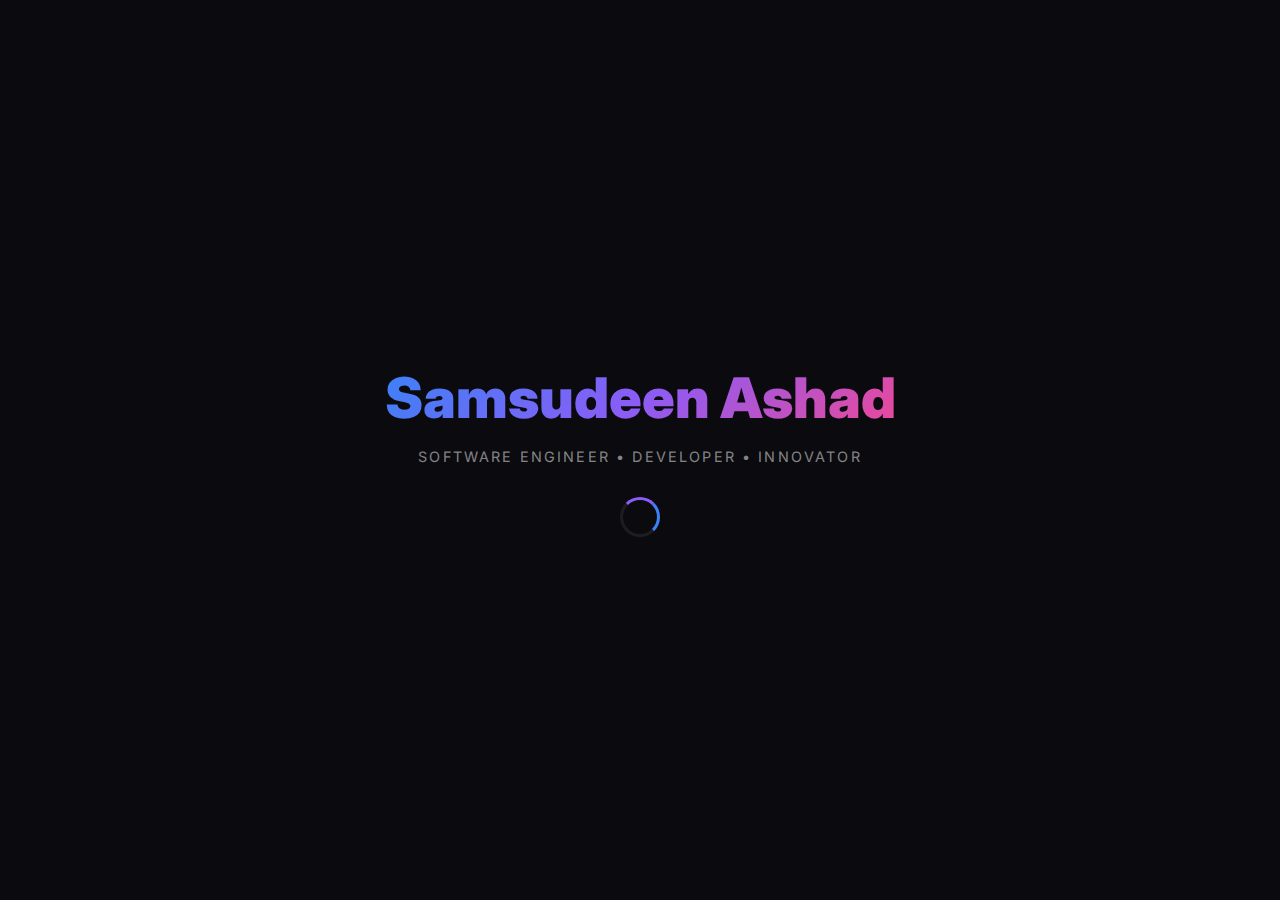
<file: index.html>
<!DOCTYPE html>
<html lang="en">
<head>
    <meta charset="UTF-8">
    <meta name="viewport" content="width=device-width, initial-scale=1.0">
    <title>Samsudeen Ashad - Portfolio</title>
    <meta name="description" content="Samsudeen Ashad - Software Engineering Student, Full-Stack Developer, and Data Science Enthusiast.">
    <meta name="theme-color" content="#0a0a0f">
    <link rel="icon" type="image/x-icon" href="data:image/svg+xml,<svg xmlns='http://www.w3.org/2000/svg' viewBox='0 0 100 100'><text y='.9em' font-size='90'>👨‍💻</text></svg>">
    <link rel="preconnect" href="https://fonts.googleapis.com">
    <link rel="preconnect" href="https://fonts.gstatic.com" crossorigin>
    <link href="https://fonts.googleapis.com/css2?family=Inter:wght@400;700;900&display=swap" rel="stylesheet">
    <style>
        * { margin: 0; padding: 0; box-sizing: border-box; }
        body {
            background: #0a0a0f;
            display: flex;
            align-items: center;
            justify-content: center;
            min-height: 100vh;
            overflow: hidden;
            font-family: 'Inter', sans-serif;
        }
        .splash {
            text-align: center;
            animation: fadeIn 0.6s ease forwards;
        }
        .splash-name {
            font-size: clamp(2rem, 6vw, 3.5rem);
            font-weight: 900;
            background: linear-gradient(135deg, #3B82F6 0%, #8B5CF6 50%, #EC4899 100%);
            -webkit-background-clip: text;
            -webkit-text-fill-color: transparent;
            background-clip: text;
            margin-bottom: 1rem;
        }
        .splash-tagline {
            color: rgba(255,255,255,0.5);
            font-size: 0.9rem;
            letter-spacing: 0.15em;
            text-transform: uppercase;
            margin-bottom: 2rem;
        }
        .splash-loader {
            width: 40px;
            height: 40px;
            border: 3px solid rgba(255,255,255,0.08);
            border-top-color: #8B5CF6;
            border-right-color: #3B82F6;
            border-radius: 50%;
            margin: 0 auto;
            animation: spin 0.7s linear infinite;
        }
        @keyframes spin {
            to { transform: rotate(360deg); }
        }
        @keyframes fadeIn {
            from { opacity: 0; transform: translateY(20px); }
            to { opacity: 1; transform: translateY(0); }
        }
    </style>
</head>
<body>
    <div class="splash">
        <div class="splash-name">Samsudeen Ashad</div>
        <div class="splash-tagline">Software Engineer &bull; Developer &bull; Innovator</div>
        <div class="splash-loader"></div>
    </div>
    <script>
        window.addEventListener('load', function() {
            setTimeout(function() {
                document.body.style.transition = 'opacity 0.4s ease';
                document.body.style.opacity = '0';
                setTimeout(function() {
                    window.location.href = 'start/index.html';
                }, 400);
            }, 1200);
        });
    </script>
</body>
</html>
</file>
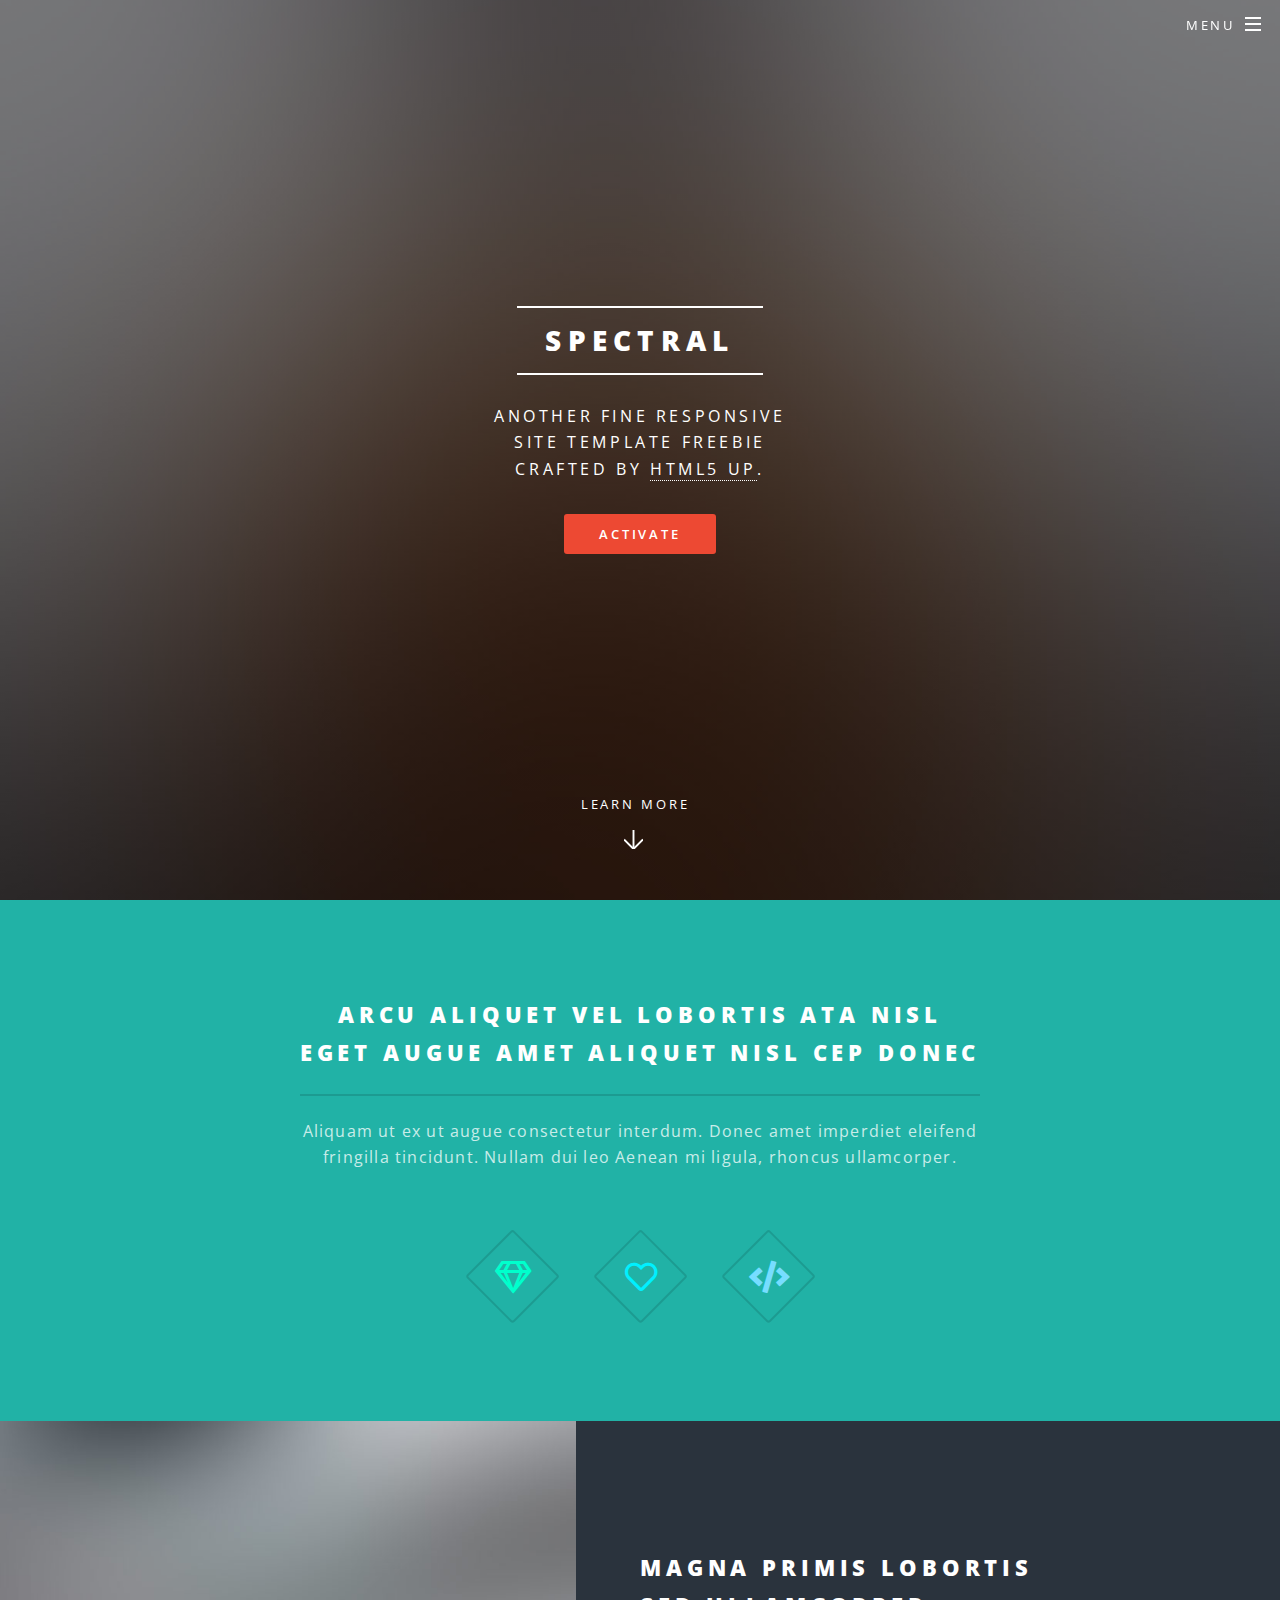
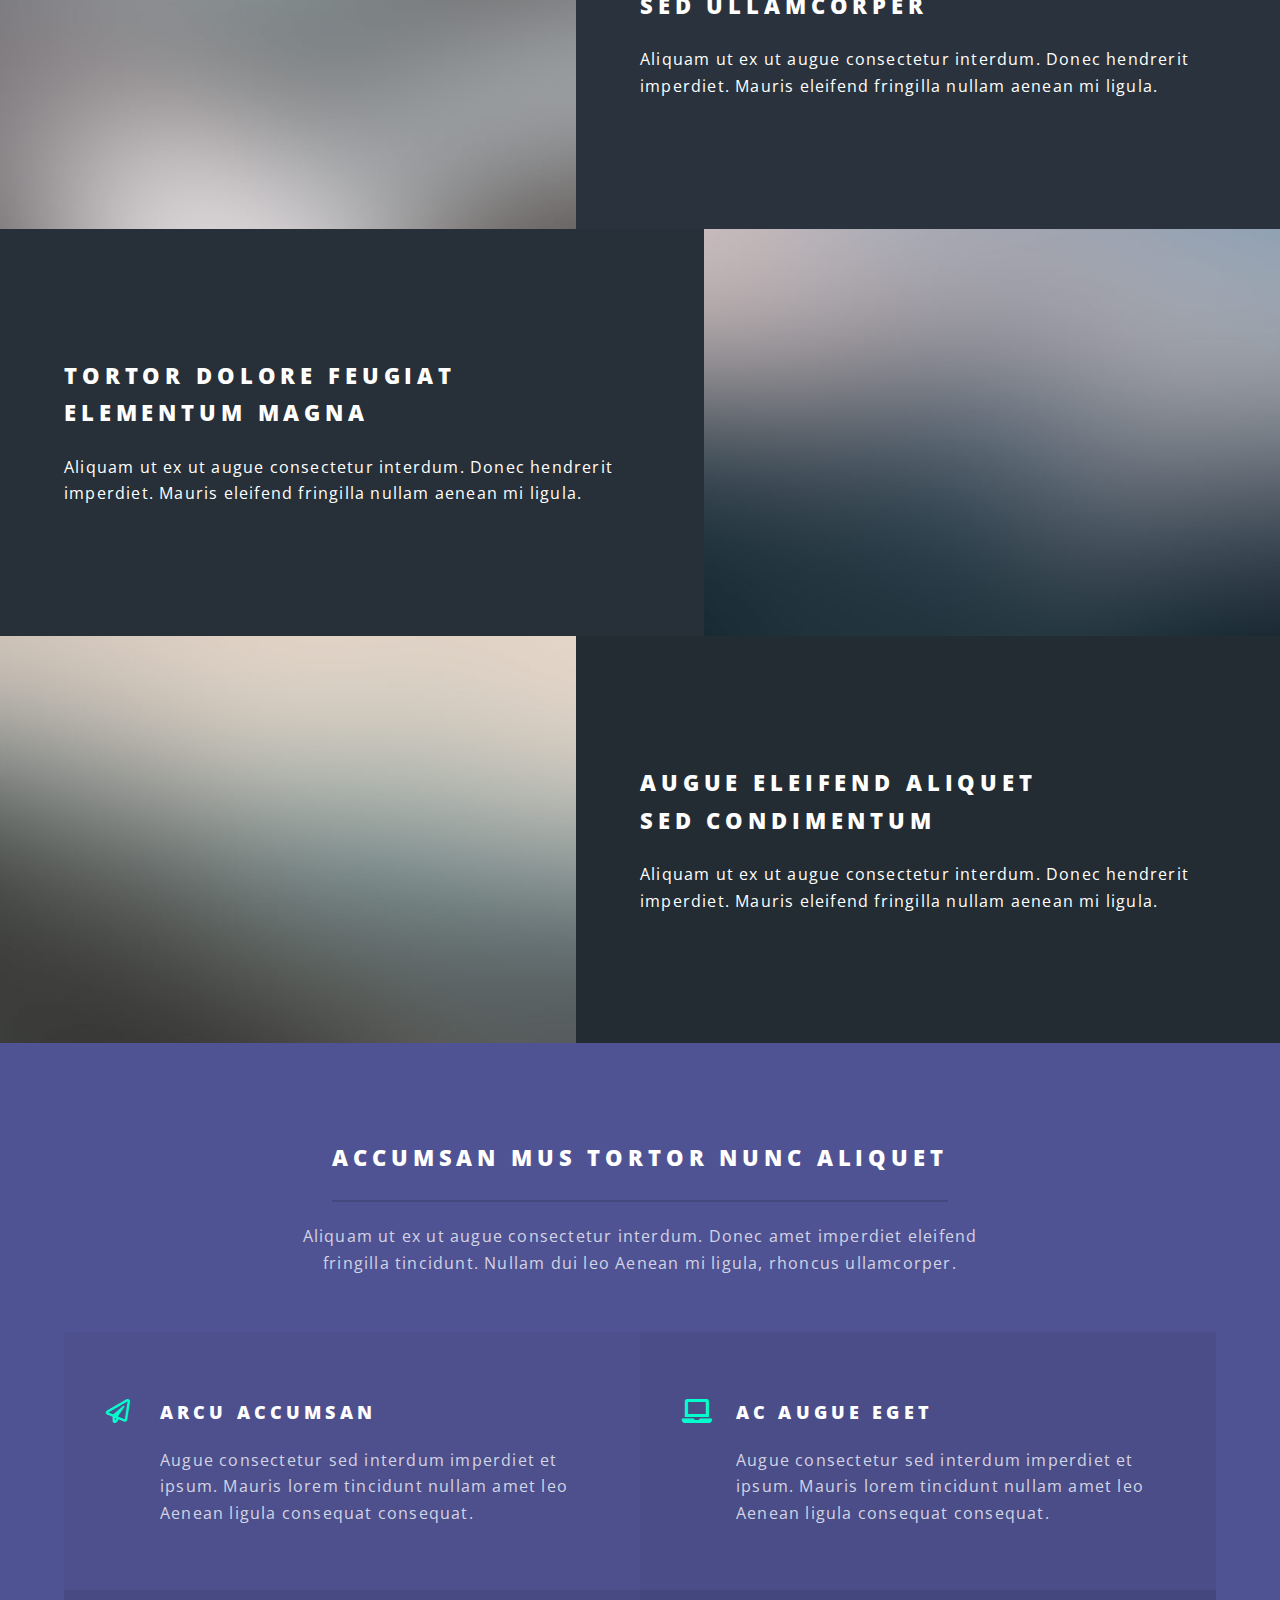
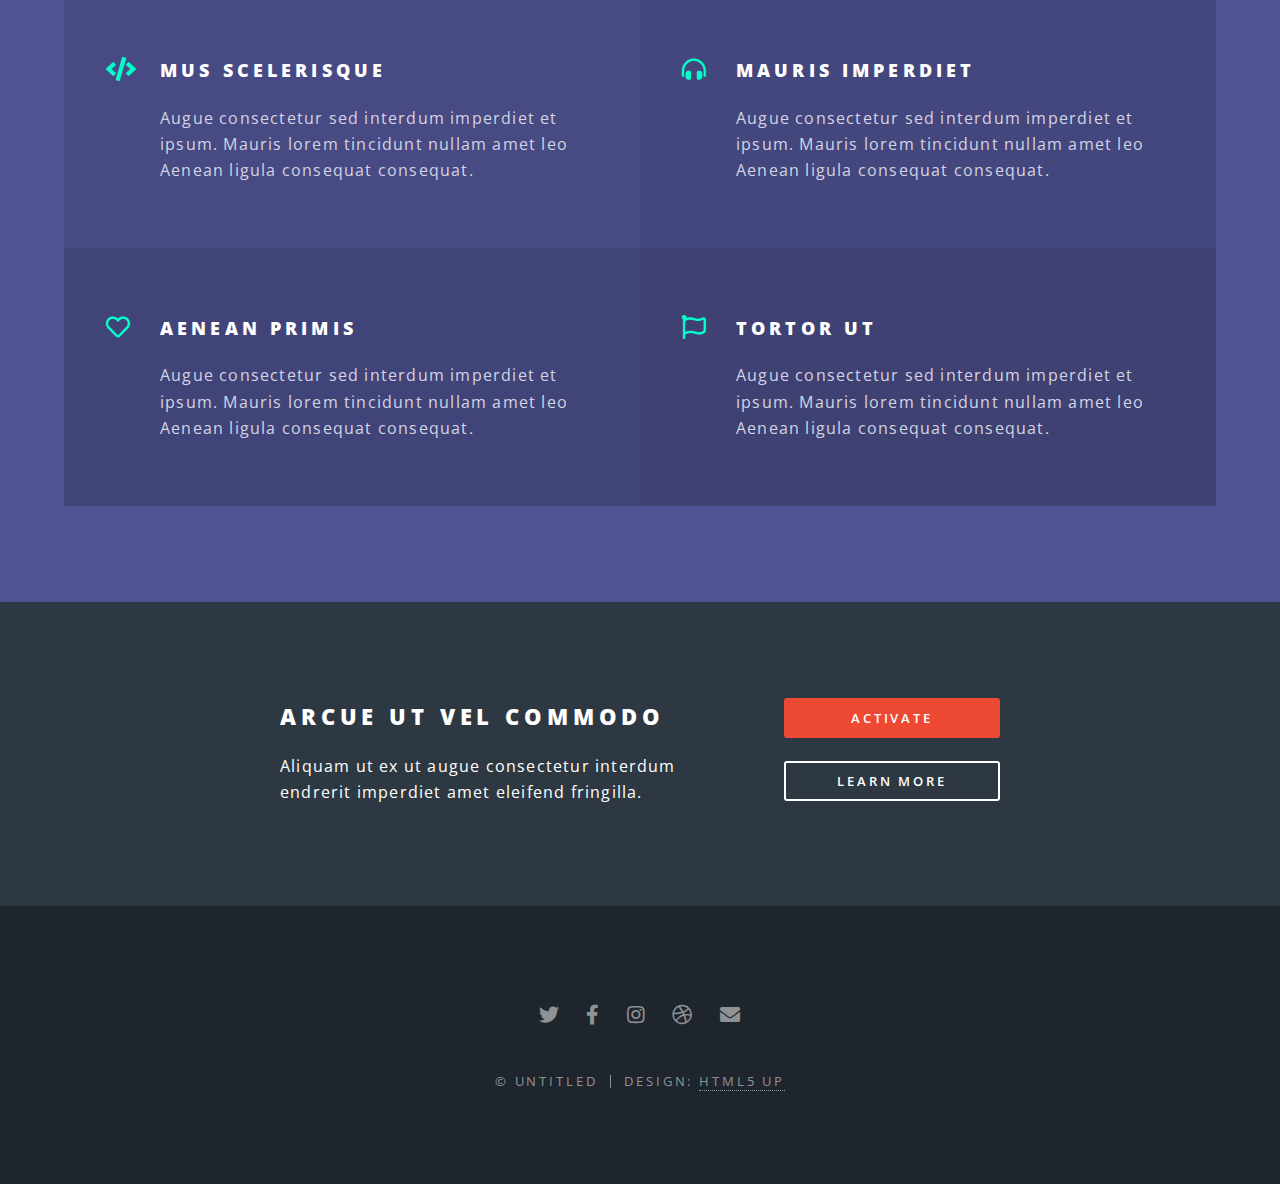
<file: home/index.html>
<!DOCTYPE HTML>
<!--
	Spectral by HTML5 UP
	html5up.net | @ajlkn
	Free for personal and commercial use under the CCA 3.0 license (html5up.net/license)
-->
<html>
	<head>
		<title>Spectral by HTML5 UP</title>
		<meta charset="utf-8" />
		<meta name="viewport" content="width=device-width, initial-scale=1, user-scalable=no" />
		<link rel="stylesheet" href="assets/css/main.css" />
		<noscript><link rel="stylesheet" href="assets/css/noscript.css" /></noscript>
	</head>
	<body class="landing is-preload">

		<!-- Page Wrapper -->
			<div id="page-wrapper">

				<!-- Header -->
					<header id="header" class="alt">
						<h1><a href="index.html">Spectral</a></h1>
						<nav id="nav">
							<ul>
								<li class="special">
									<a href="#menu" class="menuToggle"><span>Menu</span></a>
									<div id="menu">
										<ul>
											<li><a href="index.html">Home</a></li>
											<li><a href="generic.html">Generic</a></li>
											<li><a href="elements.html">Elements</a></li>
											<li><a href="#">Sign Up</a></li>
											<li><a href="#">Log In</a></li>
										</ul>
									</div>
								</li>
							</ul>
						</nav>
					</header>

				<!-- Banner -->
					<section id="banner">
						<div class="inner">
							<h2>Spectral</h2>
							<p>Another fine responsive<br />
							site template freebie<br />
							crafted by <a href="http://html5up.net">HTML5 UP</a>.</p>
							<ul class="actions special">
								<li><a href="#" class="button primary">Activate</a></li>
							</ul>
						</div>
						<a href="#one" class="more scrolly">Learn More</a>
					</section>

				<!-- One -->
					<section id="one" class="wrapper style1 special">
						<div class="inner">
							<header class="major">
								<h2>Arcu aliquet vel lobortis ata nisl<br />
								eget augue amet aliquet nisl cep donec</h2>
								<p>Aliquam ut ex ut augue consectetur interdum. Donec amet imperdiet eleifend<br />
								fringilla tincidunt. Nullam dui leo Aenean mi ligula, rhoncus ullamcorper.</p>
							</header>
							<ul class="icons major">
								<li><span class="icon fa-gem major style1"><span class="label">Lorem</span></span></li>
								<li><span class="icon fa-heart major style2"><span class="label">Ipsum</span></span></li>
								<li><span class="icon solid fa-code major style3"><span class="label">Dolor</span></span></li>
							</ul>
						</div>
					</section>

				<!-- Two -->
					<section id="two" class="wrapper alt style2">
						<section class="spotlight">
							<div class="image"><img src="images/pic01.jpg" alt="" /></div><div class="content">
								<h2>Magna primis lobortis<br />
								sed ullamcorper</h2>
								<p>Aliquam ut ex ut augue consectetur interdum. Donec hendrerit imperdiet. Mauris eleifend fringilla nullam aenean mi ligula.</p>
							</div>
						</section>
						<section class="spotlight">
							<div class="image"><img src="images/pic02.jpg" alt="" /></div><div class="content">
								<h2>Tortor dolore feugiat<br />
								elementum magna</h2>
								<p>Aliquam ut ex ut augue consectetur interdum. Donec hendrerit imperdiet. Mauris eleifend fringilla nullam aenean mi ligula.</p>
							</div>
						</section>
						<section class="spotlight">
							<div class="image"><img src="images/pic03.jpg" alt="" /></div><div class="content">
								<h2>Augue eleifend aliquet<br />
								sed condimentum</h2>
								<p>Aliquam ut ex ut augue consectetur interdum. Donec hendrerit imperdiet. Mauris eleifend fringilla nullam aenean mi ligula.</p>
							</div>
						</section>
					</section>

				<!-- Three -->
					<section id="three" class="wrapper style3 special">
						<div class="inner">
							<header class="major">
								<h2>Accumsan mus tortor nunc aliquet</h2>
								<p>Aliquam ut ex ut augue consectetur interdum. Donec amet imperdiet eleifend<br />
								fringilla tincidunt. Nullam dui leo Aenean mi ligula, rhoncus ullamcorper.</p>
							</header>
							<ul class="features">
								<li class="icon fa-paper-plane">
									<h3>Arcu accumsan</h3>
									<p>Augue consectetur sed interdum imperdiet et ipsum. Mauris lorem tincidunt nullam amet leo Aenean ligula consequat consequat.</p>
								</li>
								<li class="icon solid fa-laptop">
									<h3>Ac Augue Eget</h3>
									<p>Augue consectetur sed interdum imperdiet et ipsum. Mauris lorem tincidunt nullam amet leo Aenean ligula consequat consequat.</p>
								</li>
								<li class="icon solid fa-code">
									<h3>Mus Scelerisque</h3>
									<p>Augue consectetur sed interdum imperdiet et ipsum. Mauris lorem tincidunt nullam amet leo Aenean ligula consequat consequat.</p>
								</li>
								<li class="icon solid fa-headphones-alt">
									<h3>Mauris Imperdiet</h3>
									<p>Augue consectetur sed interdum imperdiet et ipsum. Mauris lorem tincidunt nullam amet leo Aenean ligula consequat consequat.</p>
								</li>
								<li class="icon fa-heart">
									<h3>Aenean Primis</h3>
									<p>Augue consectetur sed interdum imperdiet et ipsum. Mauris lorem tincidunt nullam amet leo Aenean ligula consequat consequat.</p>
								</li>
								<li class="icon fa-flag">
									<h3>Tortor Ut</h3>
									<p>Augue consectetur sed interdum imperdiet et ipsum. Mauris lorem tincidunt nullam amet leo Aenean ligula consequat consequat.</p>
								</li>
							</ul>
						</div>
					</section>

				<!-- CTA -->
					<section id="cta" class="wrapper style4">
						<div class="inner">
							<header>
								<h2>Arcue ut vel commodo</h2>
								<p>Aliquam ut ex ut augue consectetur interdum endrerit imperdiet amet eleifend fringilla.</p>
							</header>
							<ul class="actions stacked">
								<li><a href="#" class="button fit primary">Activate</a></li>
								<li><a href="#" class="button fit">Learn More</a></li>
							</ul>
						</div>
					</section>

				<!-- Footer -->
					<footer id="footer">
						<ul class="icons">
							<li><a href="#" class="icon brands fa-twitter"><span class="label">Twitter</span></a></li>
							<li><a href="#" class="icon brands fa-facebook-f"><span class="label">Facebook</span></a></li>
							<li><a href="#" class="icon brands fa-instagram"><span class="label">Instagram</span></a></li>
							<li><a href="#" class="icon brands fa-dribbble"><span class="label">Dribbble</span></a></li>
							<li><a href="#" class="icon solid fa-envelope"><span class="label">Email</span></a></li>
						</ul>
						<ul class="copyright">
							<li>&copy; Untitled</li><li>Design: <a href="http://html5up.net">HTML5 UP</a></li>
						</ul>
					</footer>

			</div>

		<!-- Scripts -->
			<script src="assets/js/jquery.min.js"></script>
			<script src="assets/js/jquery.scrollex.min.js"></script>
			<script src="assets/js/jquery.scrolly.min.js"></script>
			<script src="assets/js/browser.min.js"></script>
			<script src="assets/js/breakpoints.min.js"></script>
			<script src="assets/js/util.js"></script>
			<script src="assets/js/main.js"></script>

	</body>
</html>
</file>
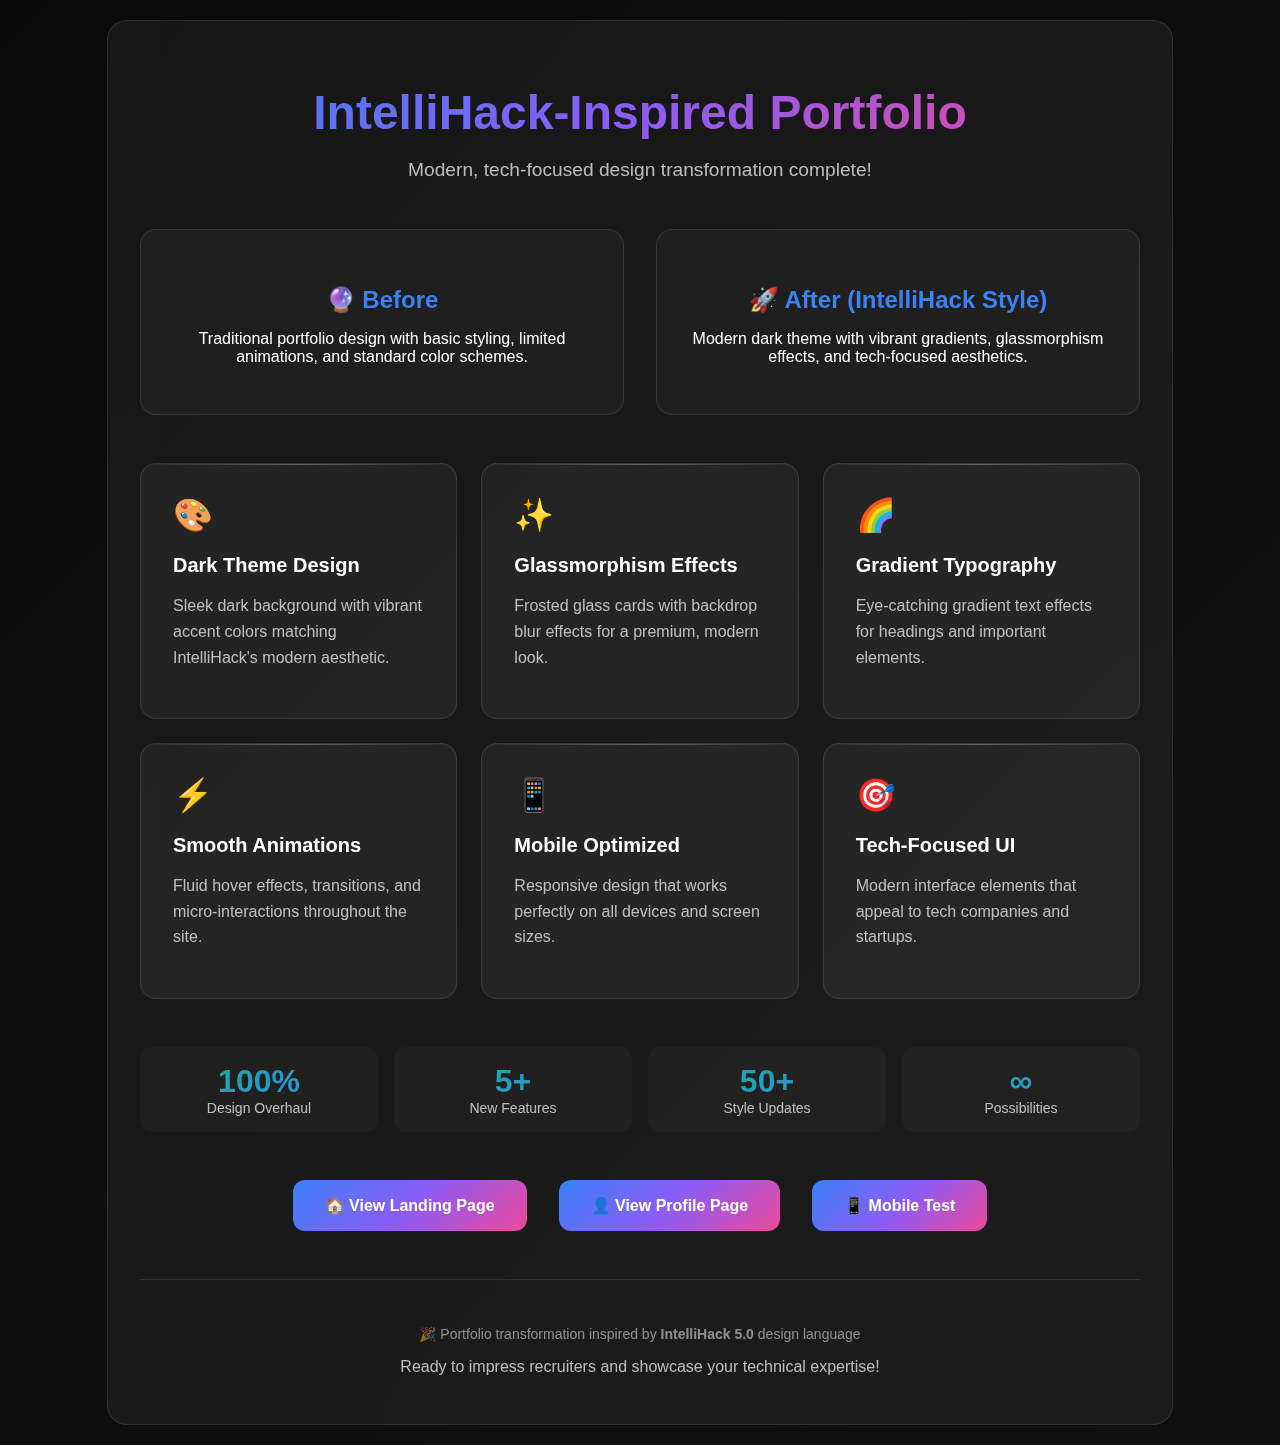
<file: design-showcase.html>
<!DOCTYPE html>
<html lang="en">
<head>
    <meta charset="UTF-8">
    <meta name="viewport" content="width=device-width, initial-scale=1.0">
    <title>IntelliHack-Inspired Portfolio - Design Test</title>
    <style>
        body {
            font-family: 'Inter', -apple-system, BlinkMacSystemFont, 'Segoe UI', Roboto, sans-serif;
            margin: 0;
            padding: 20px;
            background: linear-gradient(135deg, #0A0A0A, #111111);
            color: white;
            min-height: 100vh;
        }
        
        .test-container {
            max-width: 1000px;
            margin: 0 auto;
            background: rgba(255, 255, 255, 0.05);
            border: 1px solid rgba(255, 255, 255, 0.1);
            border-radius: 20px;
            padding: 2rem;
            backdrop-filter: blur(20px);
        }
        
        .header {
            text-align: center;
            margin-bottom: 3rem;
        }
        
        .title {
            font-size: 3rem;
            font-weight: 900;
            background: linear-gradient(135deg, #3B82F6 0%, #8B5CF6 50%, #EC4899 100%);
            -webkit-background-clip: text;
            -webkit-text-fill-color: transparent;
            background-clip: text;
            margin-bottom: 1rem;
        }
        
        .subtitle {
            color: rgba(255, 255, 255, 0.7);
            font-size: 1.2rem;
        }
        
        .comparison {
            display: grid;
            grid-template-columns: 1fr 1fr;
            gap: 2rem;
            margin: 3rem 0;
        }
        
        .comparison-item {
            background: rgba(255, 255, 255, 0.03);
            border: 1px solid rgba(255, 255, 255, 0.1);
            border-radius: 16px;
            padding: 2rem;
            text-align: center;
        }
        
        .comparison h3 {
            color: #3B82F6;
            margin-bottom: 1rem;
            font-size: 1.5rem;
        }
        
        .features {
            display: grid;
            grid-template-columns: repeat(auto-fit, minmax(250px, 1fr));
            gap: 1.5rem;
            margin: 3rem 0;
        }
        
        .feature-card {
            background: rgba(255, 255, 255, 0.05);
            border: 1px solid rgba(255, 255, 255, 0.1);
            border-radius: 16px;
            padding: 2rem;
            transition: all 0.3s ease;
            position: relative;
            overflow: hidden;
        }
        
        .feature-card::before {
            content: '';
            position: absolute;
            top: 0;
            left: 0;
            right: 0;
            height: 1px;
            background: linear-gradient(90deg, transparent, rgba(255, 255, 255, 0.3), transparent);
        }
        
        .feature-card:hover {
            transform: translateY(-5px);
            background: rgba(255, 255, 255, 0.08);
            box-shadow: 0 0 50px rgba(59, 130, 246, 0.15);
        }
        
        .feature-icon {
            font-size: 2rem;
            margin-bottom: 1rem;
            display: block;
        }
        
        .feature-title {
            font-size: 1.25rem;
            font-weight: 700;
            margin-bottom: 1rem;
            color: white;
        }
        
        .feature-desc {
            color: rgba(255, 255, 255, 0.7);
            line-height: 1.6;
        }
        
        .nav-links {
            display: flex;
            justify-content: center;
            gap: 2rem;
            margin-top: 3rem;
            flex-wrap: wrap;
        }
        
        .nav-btn {
            padding: 1rem 2rem;
            background: linear-gradient(135deg, #3B82F6 0%, #8B5CF6 50%, #EC4899 100%);
            color: white;
            text-decoration: none;
            border-radius: 12px;
            font-weight: 600;
            transition: all 0.3s ease;
            display: flex;
            align-items: center;
            gap: 0.5rem;
        }
        
        .nav-btn:hover {
            transform: translateY(-2px);
            box-shadow: 0 8px 25px rgba(59, 130, 246, 0.3);
        }
        
        .stats {
            display: grid;
            grid-template-columns: repeat(auto-fit, minmax(150px, 1fr));
            gap: 1rem;
            margin: 2rem 0;
            text-align: center;
        }
        
        .stat-item {
            padding: 1rem;
            background: rgba(255, 255, 255, 0.03);
            border-radius: 12px;
        }
        
        .stat-number {
            font-size: 2rem;
            font-weight: 900;
            background: linear-gradient(135deg, #10B981 0%, #3B82F6 100%);
            -webkit-background-clip: text;
            -webkit-text-fill-color: transparent;
            background-clip: text;
        }
        
        .stat-label {
            color: rgba(255, 255, 255, 0.7);
            font-size: 0.875rem;
        }
        
        @media (max-width: 768px) {
            .comparison {
                grid-template-columns: 1fr;
            }
            
            .nav-links {
                flex-direction: column;
                align-items: center;
            }
            
            .title {
                font-size: 2rem;
            }
        }
    </style>
</head>
<body>
    <div class="test-container">
        <div class="header">
            <h1 class="title">IntelliHack-Inspired Portfolio</h1>
            <p class="subtitle">Modern, tech-focused design transformation complete!</p>
        </div>
        
        <div class="comparison">
            <div class="comparison-item">
                <h3>🔮 Before</h3>
                <p>Traditional portfolio design with basic styling, limited animations, and standard color schemes.</p>
            </div>
            <div class="comparison-item">
                <h3>🚀 After (IntelliHack Style)</h3>
                <p>Modern dark theme with vibrant gradients, glassmorphism effects, and tech-focused aesthetics.</p>
            </div>
        </div>
        
        <div class="features">
            <div class="feature-card">
                <span class="feature-icon">🎨</span>
                <h3 class="feature-title">Dark Theme Design</h3>
                <p class="feature-desc">Sleek dark background with vibrant accent colors matching IntelliHack's modern aesthetic.</p>
            </div>
            
            <div class="feature-card">
                <span class="feature-icon">✨</span>
                <h3 class="feature-title">Glassmorphism Effects</h3>
                <p class="feature-desc">Frosted glass cards with backdrop blur effects for a premium, modern look.</p>
            </div>
            
            <div class="feature-card">
                <span class="feature-icon">🌈</span>
                <h3 class="feature-title">Gradient Typography</h3>
                <p class="feature-desc">Eye-catching gradient text effects for headings and important elements.</p>
            </div>
            
            <div class="feature-card">
                <span class="feature-icon">⚡</span>
                <h3 class="feature-title">Smooth Animations</h3>
                <p class="feature-desc">Fluid hover effects, transitions, and micro-interactions throughout the site.</p>
            </div>
            
            <div class="feature-card">
                <span class="feature-icon">📱</span>
                <h3 class="feature-title">Mobile Optimized</h3>
                <p class="feature-desc">Responsive design that works perfectly on all devices and screen sizes.</p>
            </div>
            
            <div class="feature-card">
                <span class="feature-icon">🎯</span>
                <h3 class="feature-title">Tech-Focused UI</h3>
                <p class="feature-desc">Modern interface elements that appeal to tech companies and startups.</p>
            </div>
        </div>
        
        <div class="stats">
            <div class="stat-item">
                <div class="stat-number">100%</div>
                <div class="stat-label">Design Overhaul</div>
            </div>
            <div class="stat-item">
                <div class="stat-number">5+</div>
                <div class="stat-label">New Features</div>
            </div>
            <div class="stat-item">
                <div class="stat-number">50+</div>
                <div class="stat-label">Style Updates</div>
            </div>
            <div class="stat-item">
                <div class="stat-number">∞</div>
                <div class="stat-label">Possibilities</div>
            </div>
        </div>
        
        <div class="nav-links">
            <a href="start/index.html" class="nav-btn">
                🏠 View Landing Page
            </a>
            <a href="start/profile.html" class="nav-btn">
                👤 View Profile Page
            </a>
            <a href="mobile-test.html" class="nav-btn">
                📱 Mobile Test
            </a>
        </div>
        
        <div style="text-align: center; margin-top: 3rem; padding-top: 2rem; border-top: 1px solid rgba(255, 255, 255, 0.1);">
            <p style="color: rgba(255, 255, 255, 0.5); font-size: 0.875rem;">
                🎉 Portfolio transformation inspired by <strong>IntelliHack 5.0</strong> design language
            </p>
            <p style="color: rgba(255, 255, 255, 0.7); margin-top: 1rem;">
                Ready to impress recruiters and showcase your technical expertise!
            </p>
        </div>
    </div>
    
    <script>
        // Add some interactive effects
        document.querySelectorAll('.feature-card').forEach(card => {
            card.addEventListener('mouseenter', function() {
                this.style.transform = 'translateY(-10px) scale(1.02)';
            });
            
            card.addEventListener('mouseleave', function() {
                this.style.transform = 'translateY(0) scale(1)';
            });
        });
        
        // Animate stats on scroll
        const observer = new IntersectionObserver((entries) => {
            entries.forEach(entry => {
                if (entry.isIntersecting) {
                    const number = entry.target;
                    const target = number.textContent;
                    
                    if (target.includes('∞')) return;
                    
                    const finalNumber = parseInt(target);
                    let current = 0;
                    const increment = finalNumber / 30;
                    
                    const timer = setInterval(() => {
                        current += increment;
                        if (current >= finalNumber) {
                            current = finalNumber;
                            clearInterval(timer);
                        }
                        
                        number.textContent = Math.floor(current) + (target.includes('%') ? '%' : '+');
                    }, 50);
                    
                    observer.unobserve(entry.target);
                }
            });
        });
        
        document.querySelectorAll('.stat-number').forEach(stat => {
            observer.observe(stat);
        });
    </script>
</body>
</html>
</file>
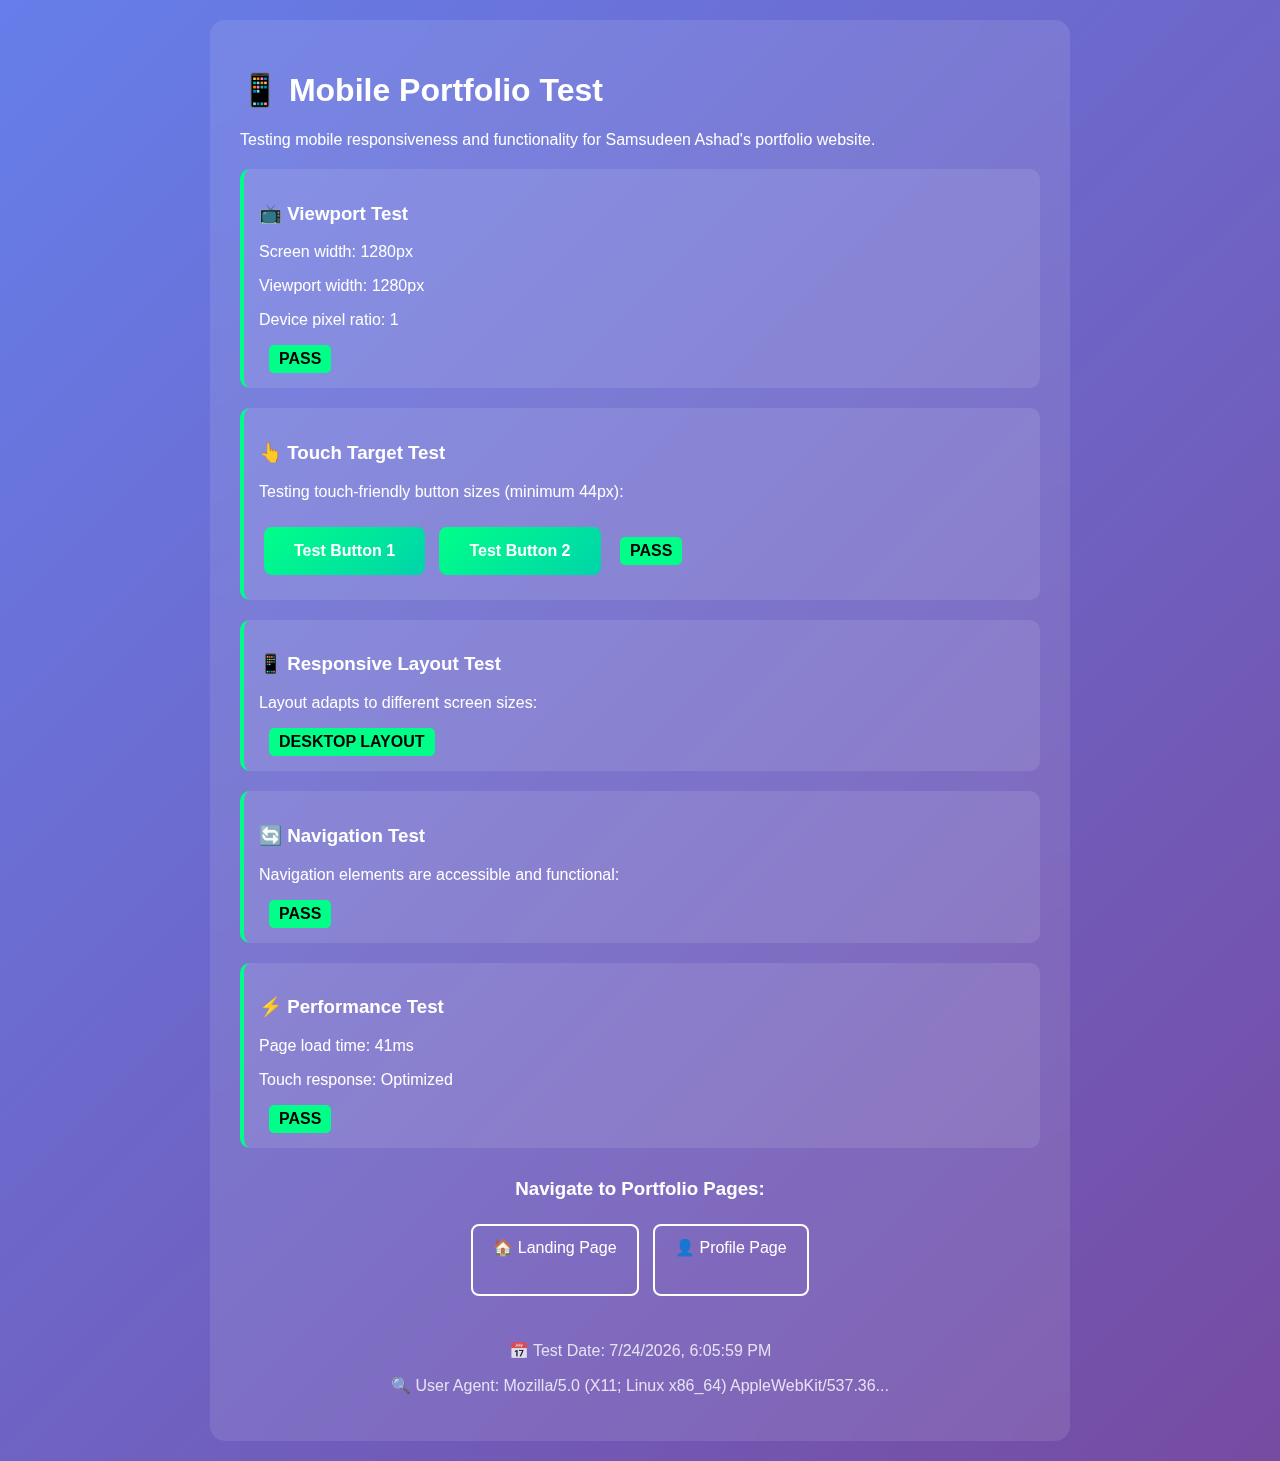
<file: mobile-test.html>
<!DOCTYPE html>
<html lang="en">
<head>
    <meta charset="UTF-8">
    <meta name="viewport" content="width=device-width, initial-scale=1.0">
    <title>Mobile Test - Samsudeen Ashad Portfolio</title>
    <style>
        body {
            font-family: Arial, sans-serif;
            margin: 0;
            padding: 20px;
            background: linear-gradient(135deg, #667eea 0%, #764ba2 100%);
            color: white;
            min-height: 100vh;
        }
        
        .test-container {
            max-width: 800px;
            margin: 0 auto;
            background: rgba(255, 255, 255, 0.1);
            border-radius: 15px;
            padding: 30px;
            backdrop-filter: blur(10px);
        }
        
        .test-item {
            margin: 20px 0;
            padding: 15px;
            background: rgba(255, 255, 255, 0.1);
            border-radius: 10px;
            border-left: 4px solid #00ff88;
        }
        
        .test-button {
            background: linear-gradient(135deg, #00ff88, #00d4aa);
            color: white;
            border: none;
            padding: 15px 30px;
            border-radius: 8px;
            font-size: 16px;
            font-weight: bold;
            cursor: pointer;
            margin: 10px 5px;
            min-height: 44px;
            min-width: 44px;
            transition: all 0.3s ease;
        }
        
        .test-button:hover {
            transform: translateY(-2px);
            box-shadow: 0 5px 15px rgba(0, 255, 136, 0.3);
        }
        
        .status {
            display: inline-block;
            padding: 5px 10px;
            border-radius: 5px;
            font-weight: bold;
            margin-left: 10px;
        }
        
        .status.pass {
            background: #00ff88;
            color: #000;
        }
        
        .status.fail {
            background: #ff4757;
            color: white;
        }
        
        .navigation-links {
            text-align: center;
            margin-top: 30px;
        }
        
        .nav-link {
            color: white;
            text-decoration: none;
            padding: 12px 20px;
            margin: 5px;
            border: 2px solid white;
            border-radius: 8px;
            display: inline-block;
            transition: all 0.3s ease;
            min-height: 44px;
            min-width: 44px;
        }
        
        .nav-link:hover {
            background: white;
            color: #667eea;
        }
        
        @media (max-width: 768px) {
            .test-container {
                padding: 20px;
            }
            
            .test-button {
                width: 100%;
                margin: 10px 0;
            }
            
            .nav-link {
                display: block;
                margin: 10px 0;
                text-align: center;
            }
        }
    </style>
</head>
<body>
    <div class="test-container">
        <h1>📱 Mobile Portfolio Test</h1>
        <p>Testing mobile responsiveness and functionality for Samsudeen Ashad's portfolio website.</p>
        
        <div class="test-item">
            <h3>📺 Viewport Test</h3>
            <p>Screen width: <span id="screen-width"></span>px</p>
            <p>Viewport width: <span id="viewport-width"></span>px</p>
            <p>Device pixel ratio: <span id="pixel-ratio"></span></p>
            <span class="status pass">PASS</span>
        </div>
        
        <div class="test-item">
            <h3>👆 Touch Target Test</h3>
            <p>Testing touch-friendly button sizes (minimum 44px):</p>
            <button class="test-button" onclick="showAlert('Touch test passed!')">Test Button 1</button>
            <button class="test-button" onclick="showAlert('Touch test passed!')">Test Button 2</button>
            <span class="status pass">PASS</span>
        </div>
        
        <div class="test-item">
            <h3>📱 Responsive Layout Test</h3>
            <p>Layout adapts to different screen sizes:</p>
            <div id="layout-test">
                <span class="status" id="layout-status">TESTING...</span>
            </div>
        </div>
        
        <div class="test-item">
            <h3>🔄 Navigation Test</h3>
            <p>Navigation elements are accessible and functional:</p>
            <span class="status pass">PASS</span>
        </div>
        
        <div class="test-item">
            <h3>⚡ Performance Test</h3>
            <p>Page load time: <span id="load-time"></span>ms</p>
            <p>Touch response: Optimized</p>
            <span class="status pass">PASS</span>
        </div>
        
        <div class="navigation-links">
            <h3>Navigate to Portfolio Pages:</h3>
            <a href="start/index.html" class="nav-link">🏠 Landing Page</a>
            <a href="start/profile.html" class="nav-link">👤 Profile Page</a>
        </div>
        
        <div style="text-align: center; margin-top: 40px; opacity: 0.8;">
            <p>📅 Test Date: <span id="test-date"></span></p>
            <p>🔍 User Agent: <span id="user-agent"></span></p>
        </div>
    </div>

    <script>
        // Update screen information
        document.getElementById('screen-width').textContent = screen.width;
        document.getElementById('viewport-width').textContent = window.innerWidth;
        document.getElementById('pixel-ratio').textContent = window.devicePixelRatio || 1;
        
        // Check responsive layout
        function checkLayout() {
            const width = window.innerWidth;
            const layoutStatus = document.getElementById('layout-status');
            
            if (width <= 768) {
                layoutStatus.textContent = 'MOBILE LAYOUT';
                layoutStatus.className = 'status pass';
            } else if (width <= 1024) {
                layoutStatus.textContent = 'TABLET LAYOUT';
                layoutStatus.className = 'status pass';
            } else {
                layoutStatus.textContent = 'DESKTOP LAYOUT';
                layoutStatus.className = 'status pass';
            }
        }
        
        // Calculate load time
        window.addEventListener('load', function() {
            const loadTime = performance.now();
            document.getElementById('load-time').textContent = Math.round(loadTime);
        });
        
        // Update test date and user agent
        document.getElementById('test-date').textContent = new Date().toLocaleString();
        document.getElementById('user-agent').textContent = navigator.userAgent.substring(0, 50) + '...';
        
        // Show alert function
        function showAlert(message) {
            alert(message);
        }
        
        // Check layout on load and resize
        checkLayout();
        window.addEventListener('resize', checkLayout);
        
        // Add touch event listeners for better mobile interaction
        if ('ontouchstart' in window) {
            document.body.addEventListener('touchstart', function() {
                // Touch device detected
            });
        }
    </script>
</body>
</html>
</file>
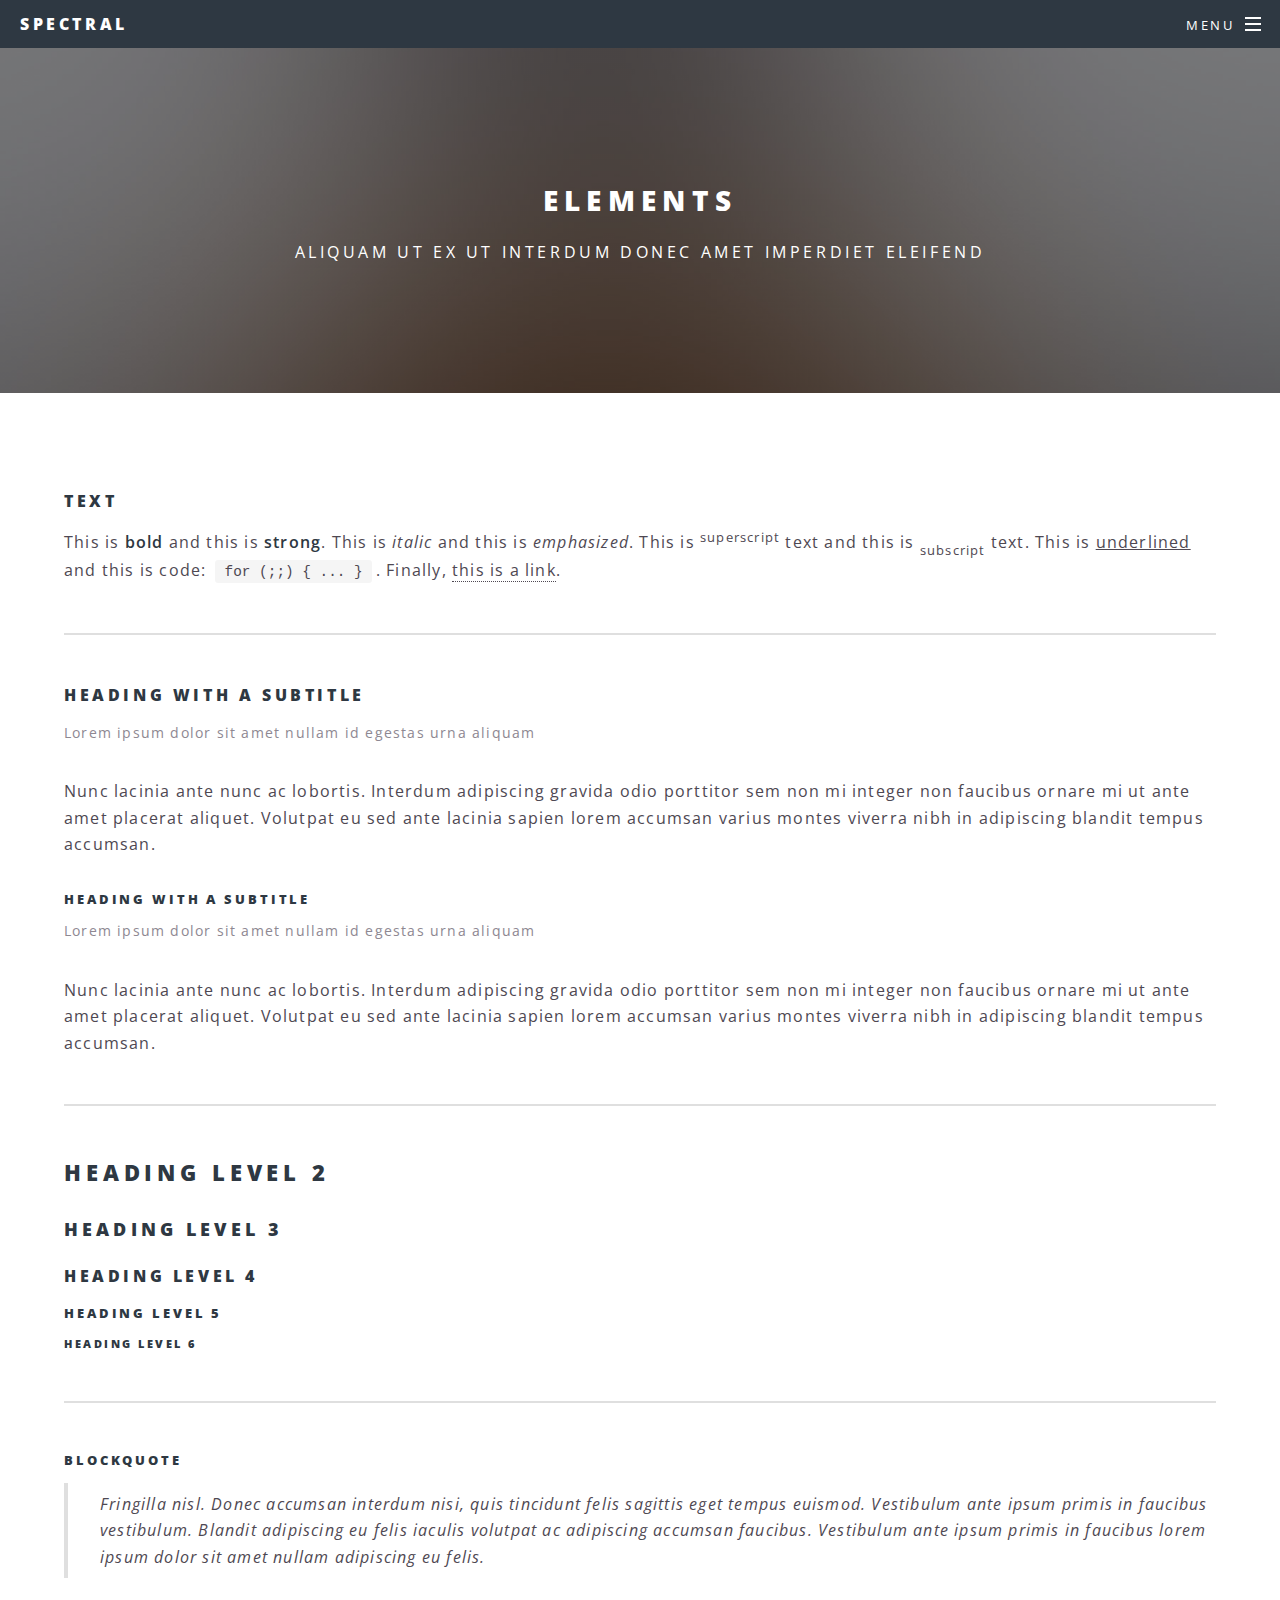
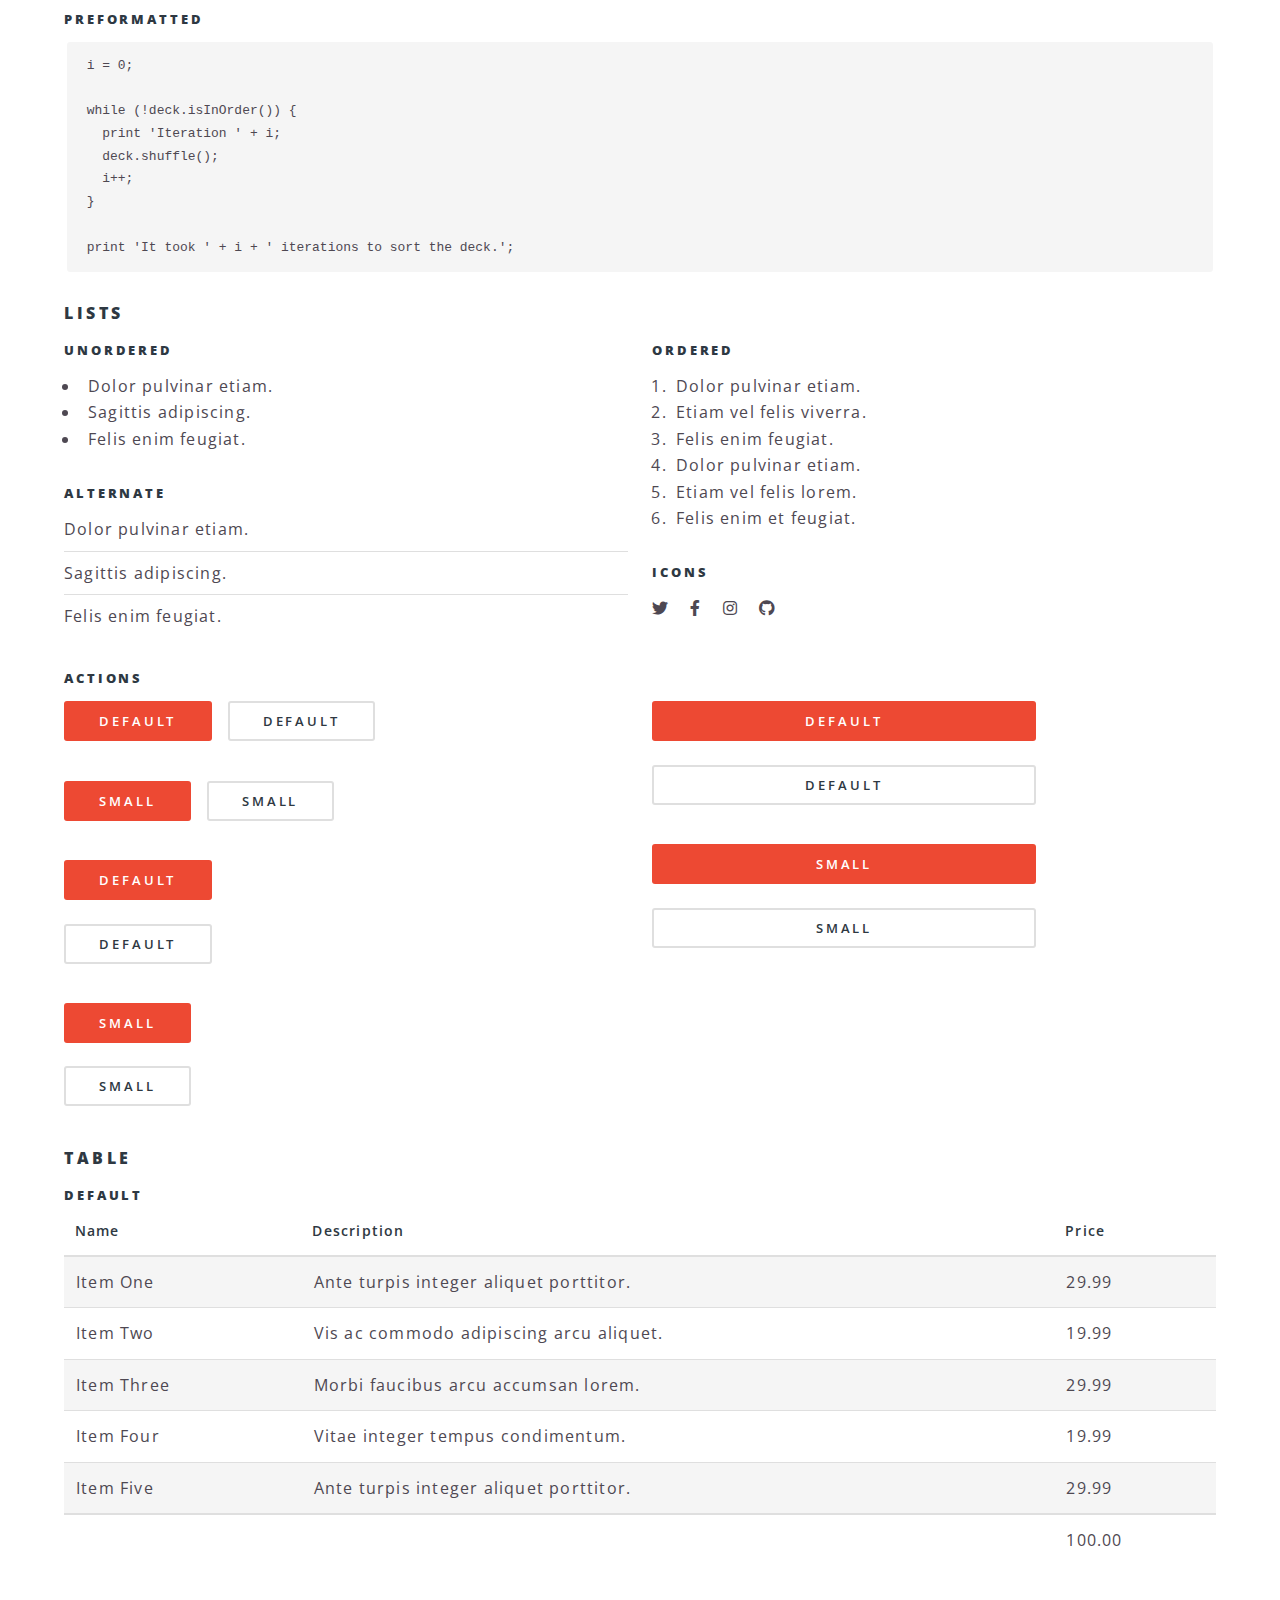
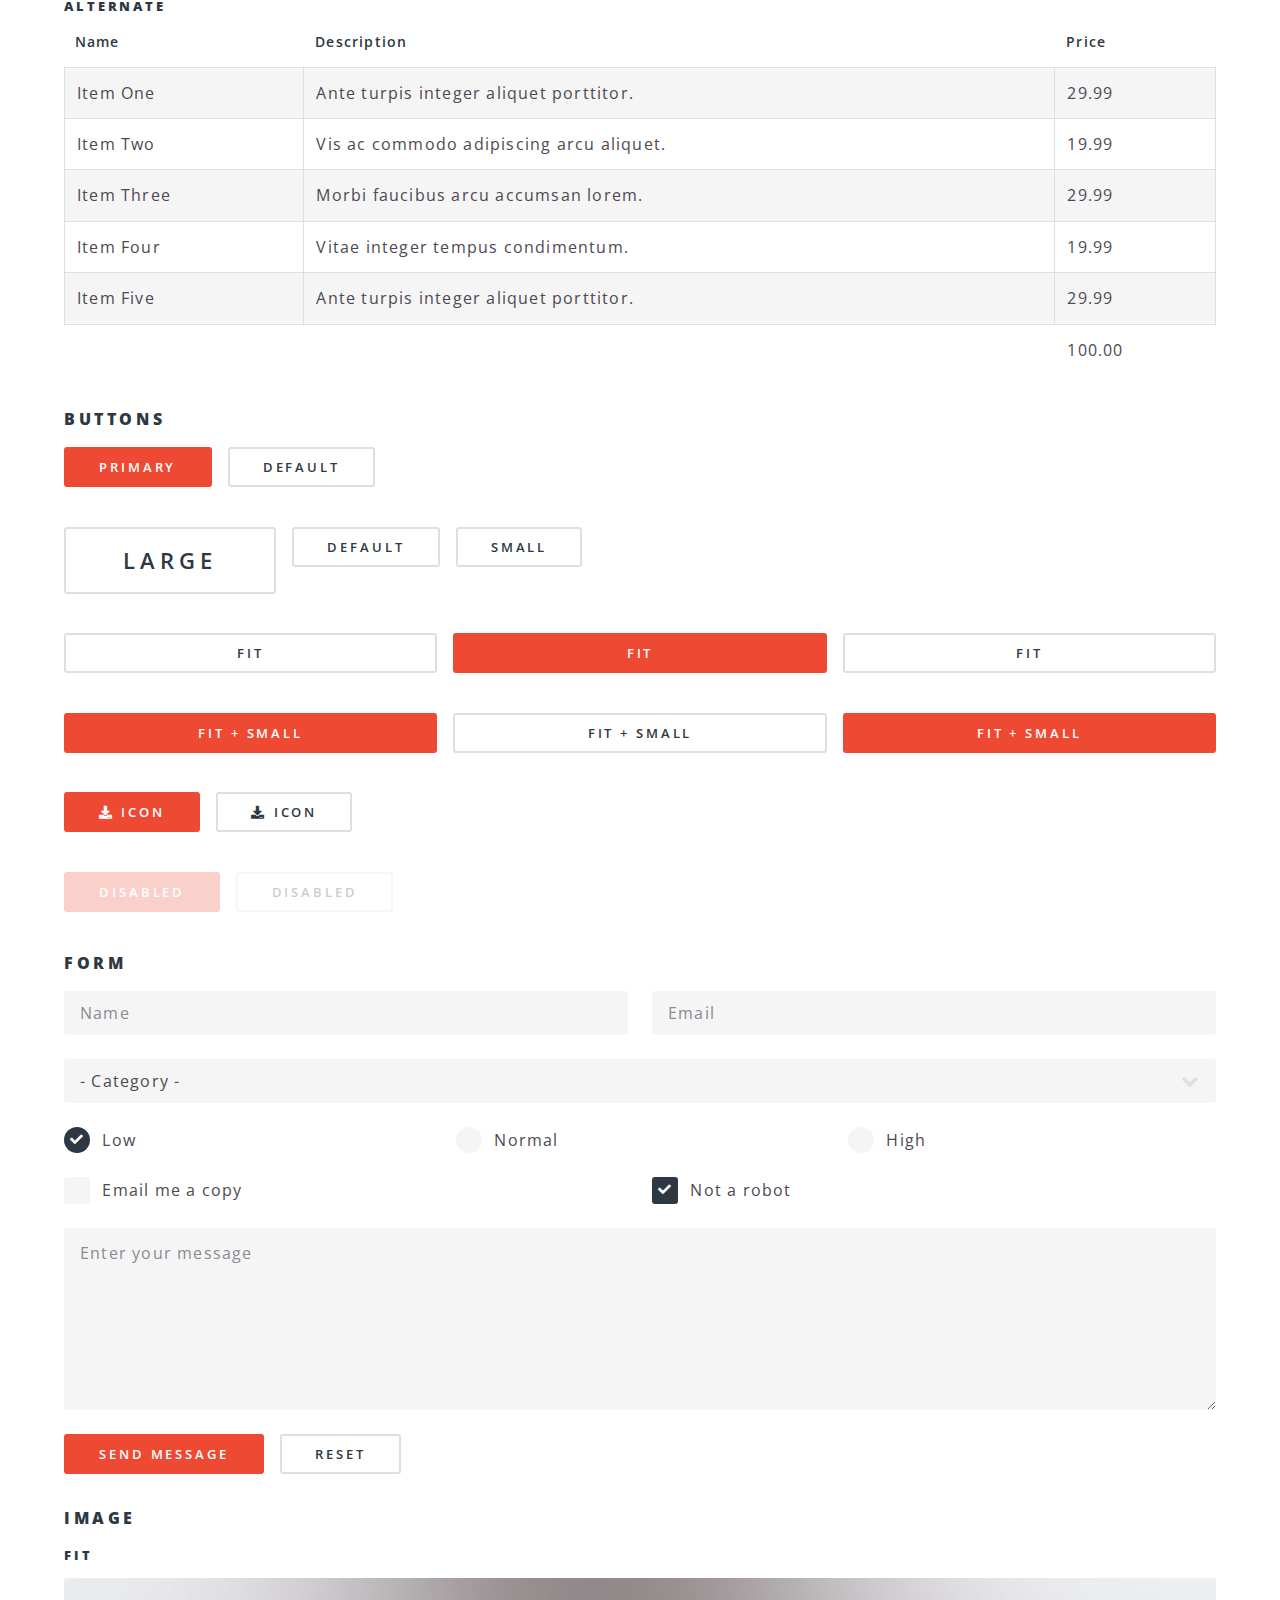
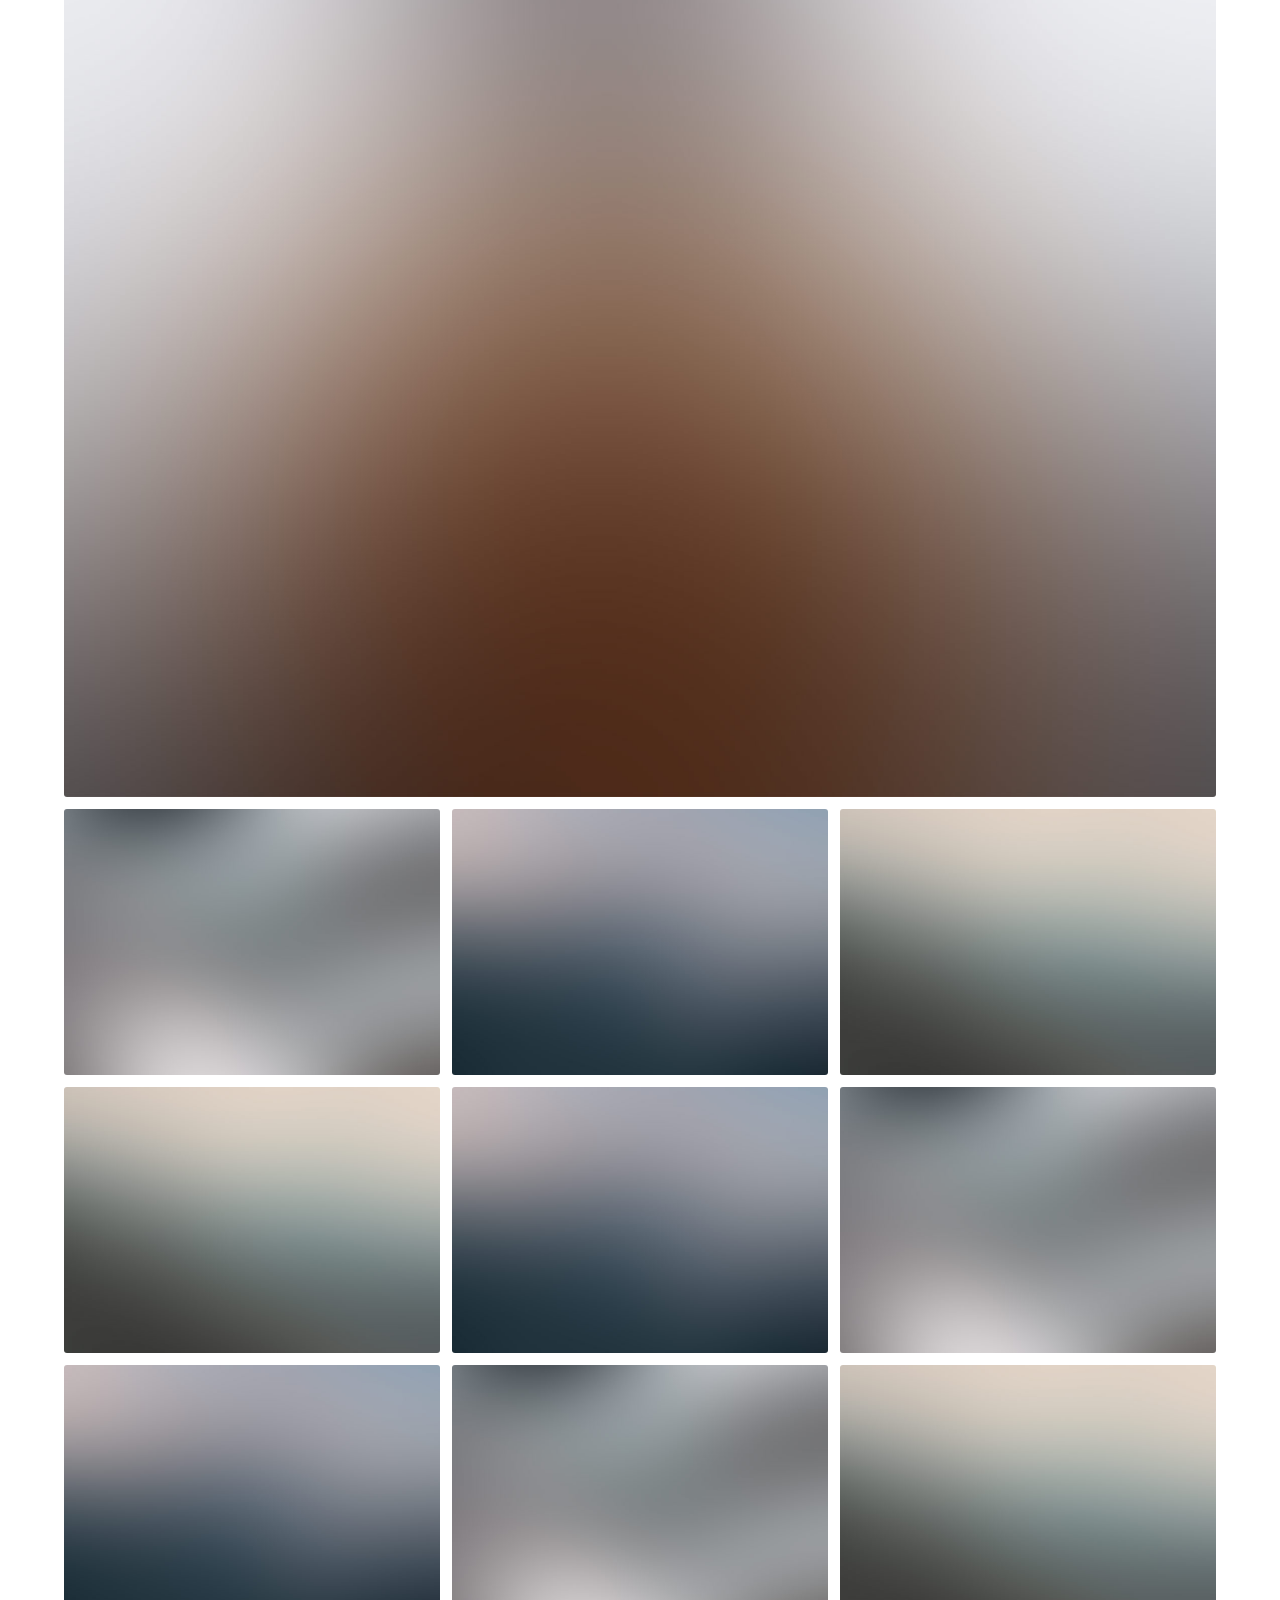
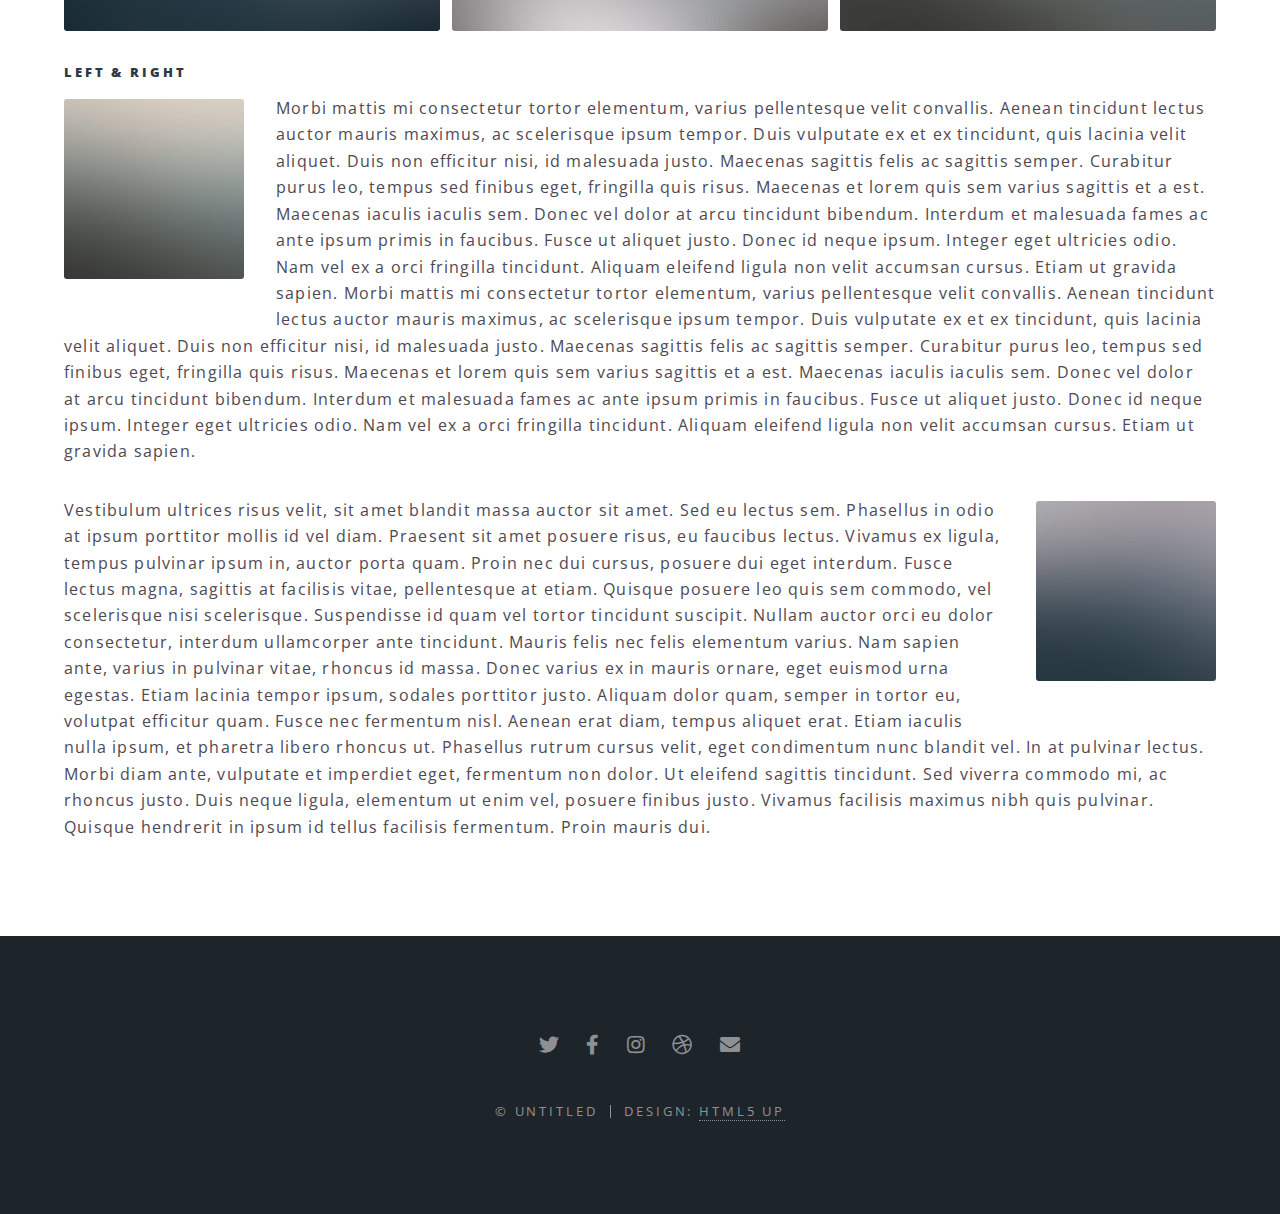
<file: home/elements.html>
<!DOCTYPE HTML>
<!--
	Spectral by HTML5 UP
	html5up.net | @ajlkn
	Free for personal and commercial use under the CCA 3.0 license (html5up.net/license)
-->
<html>
	<head>
		<title>Elements - Spectral by HTML5 UP</title>
		<meta charset="utf-8" />
		<meta name="viewport" content="width=device-width, initial-scale=1, user-scalable=no" />
		<link rel="stylesheet" href="assets/css/main.css" />
		<noscript><link rel="stylesheet" href="assets/css/noscript.css" /></noscript>
	</head>
	<body class="is-preload">

		<!-- Page Wrapper -->
			<div id="page-wrapper">

				<!-- Header -->
					<header id="header">
						<h1><a href="index.html">Spectral</a></h1>
						<nav id="nav">
							<ul>
								<li class="special">
									<a href="#menu" class="menuToggle"><span>Menu</span></a>
									<div id="menu">
										<ul>
											<li><a href="index.html">Home</a></li>
											<li><a href="generic.html">Generic</a></li>
											<li><a href="elements.html">Elements</a></li>
											<li><a href="#">Sign Up</a></li>
											<li><a href="#">Log In</a></li>
										</ul>
									</div>
								</li>
							</ul>
						</nav>
					</header>

				<!-- Main -->
					<article id="main">
						<header>
							<h2>Elements</h2>
							<p>Aliquam ut ex ut interdum donec amet imperdiet eleifend</p>
						</header>
						<section class="wrapper style5">
							<div class="inner">

								<section>
									<h4>Text</h4>
									<p>This is <b>bold</b> and this is <strong>strong</strong>. This is <i>italic</i> and this is <em>emphasized</em>.
									This is <sup>superscript</sup> text and this is <sub>subscript</sub> text.
									This is <u>underlined</u> and this is code: <code>for (;;) { ... }</code>. Finally, <a href="#">this is a link</a>.</p>
									<hr />
									<header>
										<h4>Heading with a Subtitle</h4>
										<p>Lorem ipsum dolor sit amet nullam id egestas urna aliquam</p>
									</header>
									<p>Nunc lacinia ante nunc ac lobortis. Interdum adipiscing gravida odio porttitor sem non mi integer non faucibus ornare mi ut ante amet placerat aliquet. Volutpat eu sed ante lacinia sapien lorem accumsan varius montes viverra nibh in adipiscing blandit tempus accumsan.</p>
									<header>
										<h5>Heading with a Subtitle</h5>
										<p>Lorem ipsum dolor sit amet nullam id egestas urna aliquam</p>
									</header>
									<p>Nunc lacinia ante nunc ac lobortis. Interdum adipiscing gravida odio porttitor sem non mi integer non faucibus ornare mi ut ante amet placerat aliquet. Volutpat eu sed ante lacinia sapien lorem accumsan varius montes viverra nibh in adipiscing blandit tempus accumsan.</p>
									<hr />
									<h2>Heading Level 2</h2>
									<h3>Heading Level 3</h3>
									<h4>Heading Level 4</h4>
									<h5>Heading Level 5</h5>
									<h6>Heading Level 6</h6>
									<hr />
									<h5>Blockquote</h5>
									<blockquote>Fringilla nisl. Donec accumsan interdum nisi, quis tincidunt felis sagittis eget tempus euismod. Vestibulum ante ipsum primis in faucibus vestibulum. Blandit adipiscing eu felis iaculis volutpat ac adipiscing accumsan faucibus. Vestibulum ante ipsum primis in faucibus lorem ipsum dolor sit amet nullam adipiscing eu felis.</blockquote>
									<h5>Preformatted</h5>
									<pre><code>i = 0;

while (!deck.isInOrder()) {
  print 'Iteration ' + i;
  deck.shuffle();
  i++;
}

print 'It took ' + i + ' iterations to sort the deck.';</code></pre>
								</section>

								<section>
									<h4>Lists</h4>
									<div class="row">
										<div class="col-6 col-12-medium">
											<h5>Unordered</h5>
											<ul>
												<li>Dolor pulvinar etiam.</li>
												<li>Sagittis adipiscing.</li>
												<li>Felis enim feugiat.</li>
											</ul>
											<h5>Alternate</h5>
											<ul class="alt">
												<li>Dolor pulvinar etiam.</li>
												<li>Sagittis adipiscing.</li>
												<li>Felis enim feugiat.</li>
											</ul>
										</div>
										<div class="col-6 col-12-medium">
											<h5>Ordered</h5>
											<ol>
												<li>Dolor pulvinar etiam.</li>
												<li>Etiam vel felis viverra.</li>
												<li>Felis enim feugiat.</li>
												<li>Dolor pulvinar etiam.</li>
												<li>Etiam vel felis lorem.</li>
												<li>Felis enim et feugiat.</li>
											</ol>
											<h5>Icons</h5>
											<ul class="icons">
												<li><a href="#" class="icon brands fa-twitter"><span class="label">Twitter</span></a></li>
												<li><a href="#" class="icon brands fa-facebook-f"><span class="label">Facebook</span></a></li>
												<li><a href="#" class="icon brands fa-instagram"><span class="label">Instagram</span></a></li>
												<li><a href="#" class="icon brands fa-github"><span class="label">Github</span></a></li>
											</ul>
										</div>
									</div>
									<h5>Actions</h5>
									<div class="row">
										<div class="col-6 col-12-medium">
											<ul class="actions">
												<li><a href="#" class="button primary">Default</a></li>
												<li><a href="#" class="button">Default</a></li>
											</ul>
											<ul class="actions small">
												<li><a href="#" class="button primary small">Small</a></li>
												<li><a href="#" class="button small">Small</a></li>
											</ul>
											<ul class="actions stacked">
												<li><a href="#" class="button primary">Default</a></li>
												<li><a href="#" class="button">Default</a></li>
											</ul>
											<ul class="actions stacked">
												<li><a href="#" class="button primary small">Small</a></li>
												<li><a href="#" class="button small">Small</a></li>
											</ul>
										</div>
										<div class="col-6 col-12-medium">
											<ul class="actions stacked">
												<li><a href="#" class="button primary fit">Default</a></li>
												<li><a href="#" class="button fit">Default</a></li>
											</ul>
											<ul class="actions stacked">
												<li><a href="#" class="button primary small fit">Small</a></li>
												<li><a href="#" class="button small fit">Small</a></li>
											</ul>
										</div>
									</div>
								</section>

								<section>
									<h4>Table</h4>
									<h5>Default</h5>
									<div class="table-wrapper">
										<table>
											<thead>
												<tr>
													<th>Name</th>
													<th>Description</th>
													<th>Price</th>
												</tr>
											</thead>
											<tbody>
												<tr>
													<td>Item One</td>
													<td>Ante turpis integer aliquet porttitor.</td>
													<td>29.99</td>
												</tr>
												<tr>
													<td>Item Two</td>
													<td>Vis ac commodo adipiscing arcu aliquet.</td>
													<td>19.99</td>
												</tr>
												<tr>
													<td>Item Three</td>
													<td> Morbi faucibus arcu accumsan lorem.</td>
													<td>29.99</td>
												</tr>
												<tr>
													<td>Item Four</td>
													<td>Vitae integer tempus condimentum.</td>
													<td>19.99</td>
												</tr>
												<tr>
													<td>Item Five</td>
													<td>Ante turpis integer aliquet porttitor.</td>
													<td>29.99</td>
												</tr>
											</tbody>
											<tfoot>
												<tr>
													<td colspan="2"></td>
													<td>100.00</td>
												</tr>
											</tfoot>
										</table>
									</div>

									<h5>Alternate</h5>
									<div class="table-wrapper">
										<table class="alt">
											<thead>
												<tr>
													<th>Name</th>
													<th>Description</th>
													<th>Price</th>
												</tr>
											</thead>
											<tbody>
												<tr>
													<td>Item One</td>
													<td>Ante turpis integer aliquet porttitor.</td>
													<td>29.99</td>
												</tr>
												<tr>
													<td>Item Two</td>
													<td>Vis ac commodo adipiscing arcu aliquet.</td>
													<td>19.99</td>
												</tr>
												<tr>
													<td>Item Three</td>
													<td> Morbi faucibus arcu accumsan lorem.</td>
													<td>29.99</td>
												</tr>
												<tr>
													<td>Item Four</td>
													<td>Vitae integer tempus condimentum.</td>
													<td>19.99</td>
												</tr>
												<tr>
													<td>Item Five</td>
													<td>Ante turpis integer aliquet porttitor.</td>
													<td>29.99</td>
												</tr>
											</tbody>
											<tfoot>
												<tr>
													<td colspan="2"></td>
													<td>100.00</td>
												</tr>
											</tfoot>
										</table>
									</div>
								</section>

								<section>
									<h4>Buttons</h4>
									<ul class="actions">
										<li><a href="#" class="button primary">Primary</a></li>
										<li><a href="#" class="button">Default</a></li>
									</ul>
									<ul class="actions">
										<li><a href="#" class="button large">Large</a></li>
										<li><a href="#" class="button">Default</a></li>
										<li><a href="#" class="button small">Small</a></li>
									</ul>
									<ul class="actions fit">
										<li><a href="#" class="button fit">Fit</a></li>
										<li><a href="#" class="button primary fit">Fit</a></li>
										<li><a href="#" class="button fit">Fit</a></li>
									</ul>
									<ul class="actions fit small">
										<li><a href="#" class="button primary fit small">Fit + Small</a></li>
										<li><a href="#" class="button fit small">Fit + Small</a></li>
										<li><a href="#" class="button primary fit small">Fit + Small</a></li>
									</ul>
									<ul class="actions">
										<li><a href="#" class="button primary icon solid fa-download">Icon</a></li>
										<li><a href="#" class="button icon solid fa-download">Icon</a></li>
									</ul>
									<ul class="actions">
										<li><span class="button primary disabled">Disabled</span></li>
										<li><span class="button disabled">Disabled</span></li>
									</ul>
								</section>

								<section>
									<h4>Form</h4>
									<form method="post" action="#">
										<div class="row gtr-uniform">
											<div class="col-6 col-12-xsmall">
												<input type="text" name="demo-name" id="demo-name" value="" placeholder="Name" />
											</div>
											<div class="col-6 col-12-xsmall">
												<input type="email" name="demo-email" id="demo-email" value="" placeholder="Email" />
											</div>
											<div class="col-12">
												<select name="demo-category" id="demo-category">
													<option value="">- Category -</option>
													<option value="1">Manufacturing</option>
													<option value="1">Shipping</option>
													<option value="1">Administration</option>
													<option value="1">Human Resources</option>
												</select>
											</div>
											<div class="col-4 col-12-small">
												<input type="radio" id="demo-priority-low" name="demo-priority" checked>
												<label for="demo-priority-low">Low</label>
											</div>
											<div class="col-4 col-12-small">
												<input type="radio" id="demo-priority-normal" name="demo-priority">
												<label for="demo-priority-normal">Normal</label>
											</div>
											<div class="col-4 col-12-small">
												<input type="radio" id="demo-priority-high" name="demo-priority">
												<label for="demo-priority-high">High</label>
											</div>
											<div class="col-6 col-12-small">
												<input type="checkbox" id="demo-copy" name="demo-copy">
												<label for="demo-copy">Email me a copy</label>
											</div>
											<div class="col-6 col-12-small">
												<input type="checkbox" id="demo-human" name="demo-human" checked>
												<label for="demo-human">Not a robot</label>
											</div>
											<div class="col-12">
												<textarea name="demo-message" id="demo-message" placeholder="Enter your message" rows="6"></textarea>
											</div>
											<div class="col-12">
												<ul class="actions">
													<li><input type="submit" value="Send Message" class="primary" /></li>
													<li><input type="reset" value="Reset" /></li>
												</ul>
											</div>
										</div>
									</form>
								</section>

								<section>
									<h4>Image</h4>
									<h5>Fit</h5>
									<div class="box alt">
										<div class="row gtr-50 gtr-uniform">
											<div class="col-12"><span class="image fit"><img src="images/banner.jpg" alt="" /></span></div>
											<div class="col-4"><span class="image fit"><img src="images/pic01.jpg" alt="" /></span></div>
											<div class="col-4"><span class="image fit"><img src="images/pic02.jpg" alt="" /></span></div>
											<div class="col-4"><span class="image fit"><img src="images/pic03.jpg" alt="" /></span></div>
											<div class="col-4"><span class="image fit"><img src="images/pic03.jpg" alt="" /></span></div>
											<div class="col-4"><span class="image fit"><img src="images/pic02.jpg" alt="" /></span></div>
											<div class="col-4"><span class="image fit"><img src="images/pic01.jpg" alt="" /></span></div>
											<div class="col-4"><span class="image fit"><img src="images/pic02.jpg" alt="" /></span></div>
											<div class="col-4"><span class="image fit"><img src="images/pic01.jpg" alt="" /></span></div>
											<div class="col-4"><span class="image fit"><img src="images/pic03.jpg" alt="" /></span></div>
										</div>
									</div>
									<h5>Left &amp; Right</h5>
									<p><span class="image left"><img src="images/pic04.jpg" alt="" /></span>Morbi mattis mi consectetur tortor elementum, varius pellentesque velit convallis. Aenean tincidunt lectus auctor mauris maximus, ac scelerisque ipsum tempor. Duis vulputate ex et ex tincidunt, quis lacinia velit aliquet. Duis non efficitur nisi, id malesuada justo. Maecenas sagittis felis ac sagittis semper. Curabitur purus leo, tempus sed finibus eget, fringilla quis risus. Maecenas et lorem quis sem varius sagittis et a est. Maecenas iaculis iaculis sem. Donec vel dolor at arcu tincidunt bibendum. Interdum et malesuada fames ac ante ipsum primis in faucibus. Fusce ut aliquet justo. Donec id neque ipsum. Integer eget ultricies odio. Nam vel ex a orci fringilla tincidunt. Aliquam eleifend ligula non velit accumsan cursus. Etiam ut gravida sapien. Morbi mattis mi consectetur tortor elementum, varius pellentesque velit convallis. Aenean tincidunt lectus auctor mauris maximus, ac scelerisque ipsum tempor. Duis vulputate ex et ex tincidunt, quis lacinia velit aliquet. Duis non efficitur nisi, id malesuada justo. Maecenas sagittis felis ac sagittis semper. Curabitur purus leo, tempus sed finibus eget, fringilla quis risus. Maecenas et lorem quis sem varius sagittis et a est. Maecenas iaculis iaculis sem. Donec vel dolor at arcu tincidunt bibendum. Interdum et malesuada fames ac ante ipsum primis in faucibus. Fusce ut aliquet justo. Donec id neque ipsum. Integer eget ultricies odio. Nam vel ex a orci fringilla tincidunt. Aliquam eleifend ligula non velit accumsan cursus. Etiam ut gravida sapien.</p>
									<p><span class="image right"><img src="images/pic05.jpg" alt="" /></span>Vestibulum ultrices risus velit, sit amet blandit massa auctor sit amet. Sed eu lectus sem. Phasellus in odio at ipsum porttitor mollis id vel diam. Praesent sit amet posuere risus, eu faucibus lectus. Vivamus ex ligula, tempus pulvinar ipsum in, auctor porta quam. Proin nec dui cursus, posuere dui eget interdum. Fusce lectus magna, sagittis at facilisis vitae, pellentesque at etiam. Quisque posuere leo quis sem commodo, vel scelerisque nisi scelerisque. Suspendisse id quam vel tortor tincidunt suscipit. Nullam auctor orci eu dolor consectetur, interdum ullamcorper ante tincidunt. Mauris felis nec felis elementum varius. Nam sapien ante, varius in pulvinar vitae, rhoncus id massa. Donec varius ex in mauris ornare, eget euismod urna egestas. Etiam lacinia tempor ipsum, sodales porttitor justo. Aliquam dolor quam, semper in tortor eu, volutpat efficitur quam. Fusce nec fermentum nisl. Aenean erat diam, tempus aliquet erat. Etiam iaculis nulla ipsum, et pharetra libero rhoncus ut. Phasellus rutrum cursus velit, eget condimentum nunc blandit vel. In at pulvinar lectus. Morbi diam ante, vulputate et imperdiet eget, fermentum non dolor. Ut eleifend sagittis tincidunt. Sed viverra commodo mi, ac rhoncus justo. Duis neque ligula, elementum ut enim vel, posuere finibus justo. Vivamus facilisis maximus nibh quis pulvinar. Quisque hendrerit in ipsum id tellus facilisis fermentum. Proin mauris dui.</p>
								</section>

							</div>
						</section>
					</article>

				<!-- Footer -->
					<footer id="footer">
						<ul class="icons">
							<li><a href="#" class="icon brands fa-twitter"><span class="label">Twitter</span></a></li>
							<li><a href="#" class="icon brands fa-facebook-f"><span class="label">Facebook</span></a></li>
							<li><a href="#" class="icon brands fa-instagram"><span class="label">Instagram</span></a></li>
							<li><a href="#" class="icon brands fa-dribbble"><span class="label">Dribbble</span></a></li>
							<li><a href="#" class="icon solid fa-envelope"><span class="label">Email</span></a></li>
						</ul>
						<ul class="copyright">
							<li>&copy; Untitled</li><li>Design: <a href="http://html5up.net">HTML5 UP</a></li>
						</ul>
					</footer>

			</div>

		<!-- Scripts -->
			<script src="assets/js/jquery.min.js"></script>
			<script src="assets/js/jquery.scrollex.min.js"></script>
			<script src="assets/js/jquery.scrolly.min.js"></script>
			<script src="assets/js/browser.min.js"></script>
			<script src="assets/js/breakpoints.min.js"></script>
			<script src="assets/js/util.js"></script>
			<script src="assets/js/main.js"></script>

	</body>
</html>
</file>
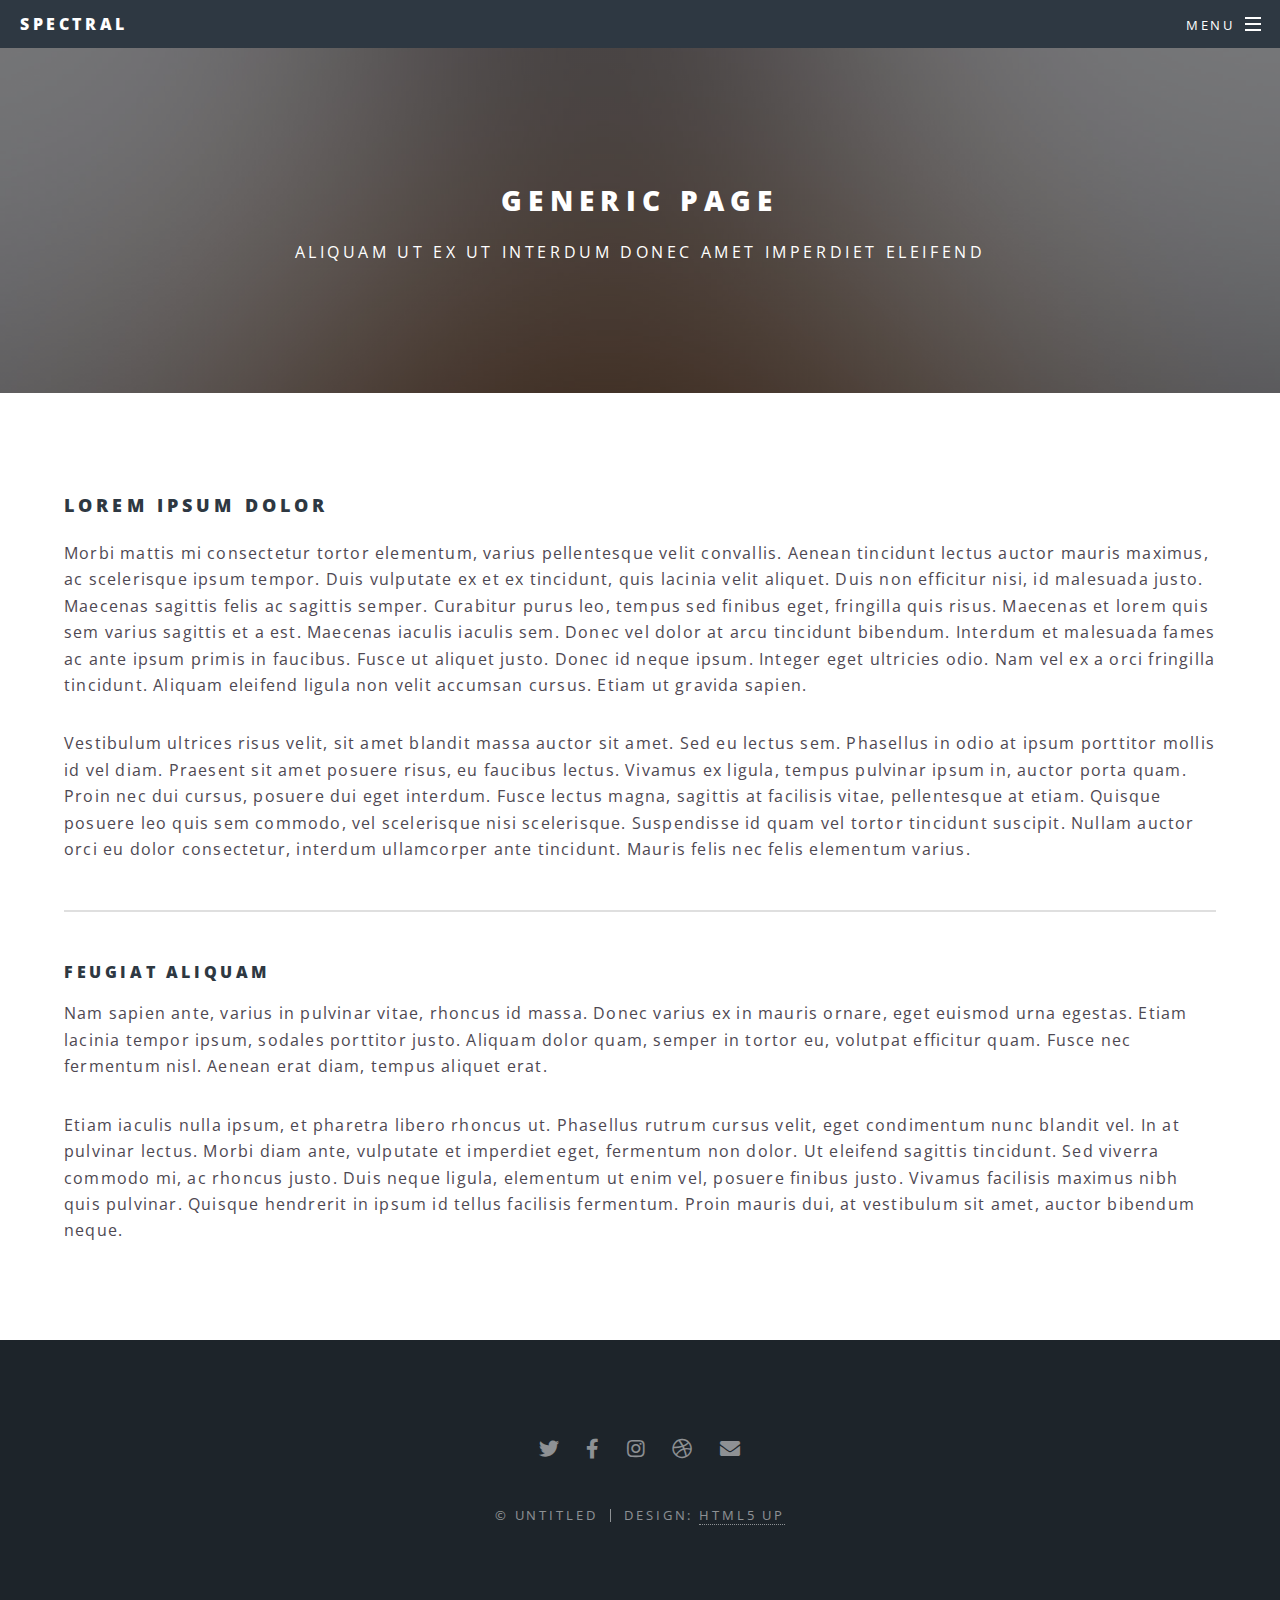
<file: home/generic.html>
<!DOCTYPE HTML>
<!--
	Spectral by HTML5 UP
	html5up.net | @ajlkn
	Free for personal and commercial use under the CCA 3.0 license (html5up.net/license)
-->
<html>
	<head>
		<title>Generic - Spectral by HTML5 UP</title>
		<meta charset="utf-8" />
		<meta name="viewport" content="width=device-width, initial-scale=1, user-scalable=no" />
		<link rel="stylesheet" href="assets/css/main.css" />
		<noscript><link rel="stylesheet" href="assets/css/noscript.css" /></noscript>
	</head>
	<body class="is-preload">

		<!-- Page Wrapper -->
			<div id="page-wrapper">

				<!-- Header -->
					<header id="header">
						<h1><a href="index.html">Spectral</a></h1>
						<nav id="nav">
							<ul>
								<li class="special">
									<a href="#menu" class="menuToggle"><span>Menu</span></a>
									<div id="menu">
										<ul>
											<li><a href="index.html">Home</a></li>
											<li><a href="generic.html">Generic</a></li>
											<li><a href="elements.html">Elements</a></li>
											<li><a href="#">Sign Up</a></li>
											<li><a href="#">Log In</a></li>
										</ul>
									</div>
								</li>
							</ul>
						</nav>
					</header>

				<!-- Main -->
					<article id="main">
						<header>
							<h2>Generic Page</h2>
							<p>Aliquam ut ex ut interdum donec amet imperdiet eleifend</p>
						</header>
						<section class="wrapper style5">
							<div class="inner">

								<h3>Lorem ipsum dolor</h3>
								<p>Morbi mattis mi consectetur tortor elementum, varius pellentesque velit convallis. Aenean tincidunt lectus auctor mauris maximus, ac scelerisque ipsum tempor. Duis vulputate ex et ex tincidunt, quis lacinia velit aliquet. Duis non efficitur nisi, id malesuada justo. Maecenas sagittis felis ac sagittis semper. Curabitur purus leo, tempus sed finibus eget, fringilla quis risus. Maecenas et lorem quis sem varius sagittis et a est. Maecenas iaculis iaculis sem. Donec vel dolor at arcu tincidunt bibendum. Interdum et malesuada fames ac ante ipsum primis in faucibus. Fusce ut aliquet justo. Donec id neque ipsum. Integer eget ultricies odio. Nam vel ex a orci fringilla tincidunt. Aliquam eleifend ligula non velit accumsan cursus. Etiam ut gravida sapien.</p>

								<p>Vestibulum ultrices risus velit, sit amet blandit massa auctor sit amet. Sed eu lectus sem. Phasellus in odio at ipsum porttitor mollis id vel diam. Praesent sit amet posuere risus, eu faucibus lectus. Vivamus ex ligula, tempus pulvinar ipsum in, auctor porta quam. Proin nec dui cursus, posuere dui eget interdum. Fusce lectus magna, sagittis at facilisis vitae, pellentesque at etiam. Quisque posuere leo quis sem commodo, vel scelerisque nisi scelerisque. Suspendisse id quam vel tortor tincidunt suscipit. Nullam auctor orci eu dolor consectetur, interdum ullamcorper ante tincidunt. Mauris felis nec felis elementum varius.</p>

								<hr />

								<h4>Feugiat aliquam</h4>
								<p>Nam sapien ante, varius in pulvinar vitae, rhoncus id massa. Donec varius ex in mauris ornare, eget euismod urna egestas. Etiam lacinia tempor ipsum, sodales porttitor justo. Aliquam dolor quam, semper in tortor eu, volutpat efficitur quam. Fusce nec fermentum nisl. Aenean erat diam, tempus aliquet erat.</p>

								<p>Etiam iaculis nulla ipsum, et pharetra libero rhoncus ut. Phasellus rutrum cursus velit, eget condimentum nunc blandit vel. In at pulvinar lectus. Morbi diam ante, vulputate et imperdiet eget, fermentum non dolor. Ut eleifend sagittis tincidunt. Sed viverra commodo mi, ac rhoncus justo. Duis neque ligula, elementum ut enim vel, posuere finibus justo. Vivamus facilisis maximus nibh quis pulvinar. Quisque hendrerit in ipsum id tellus facilisis fermentum. Proin mauris dui, at vestibulum sit amet, auctor bibendum neque.</p>

							</div>
						</section>
					</article>

				<!-- Footer -->
					<footer id="footer">
						<ul class="icons">
							<li><a href="#" class="icon brands fa-twitter"><span class="label">Twitter</span></a></li>
							<li><a href="#" class="icon brands fa-facebook-f"><span class="label">Facebook</span></a></li>
							<li><a href="#" class="icon brands fa-instagram"><span class="label">Instagram</span></a></li>
							<li><a href="#" class="icon brands fa-dribbble"><span class="label">Dribbble</span></a></li>
							<li><a href="#" class="icon solid fa-envelope"><span class="label">Email</span></a></li>
						</ul>
						<ul class="copyright">
							<li>&copy; Untitled</li><li>Design: <a href="http://html5up.net">HTML5 UP</a></li>
						</ul>
					</footer>

			</div>

		<!-- Scripts -->
			<script src="assets/js/jquery.min.js"></script>
			<script src="assets/js/jquery.scrollex.min.js"></script>
			<script src="assets/js/jquery.scrolly.min.js"></script>
			<script src="assets/js/browser.min.js"></script>
			<script src="assets/js/breakpoints.min.js"></script>
			<script src="assets/js/util.js"></script>
			<script src="assets/js/main.js"></script>

	</body>
</html>
</file>
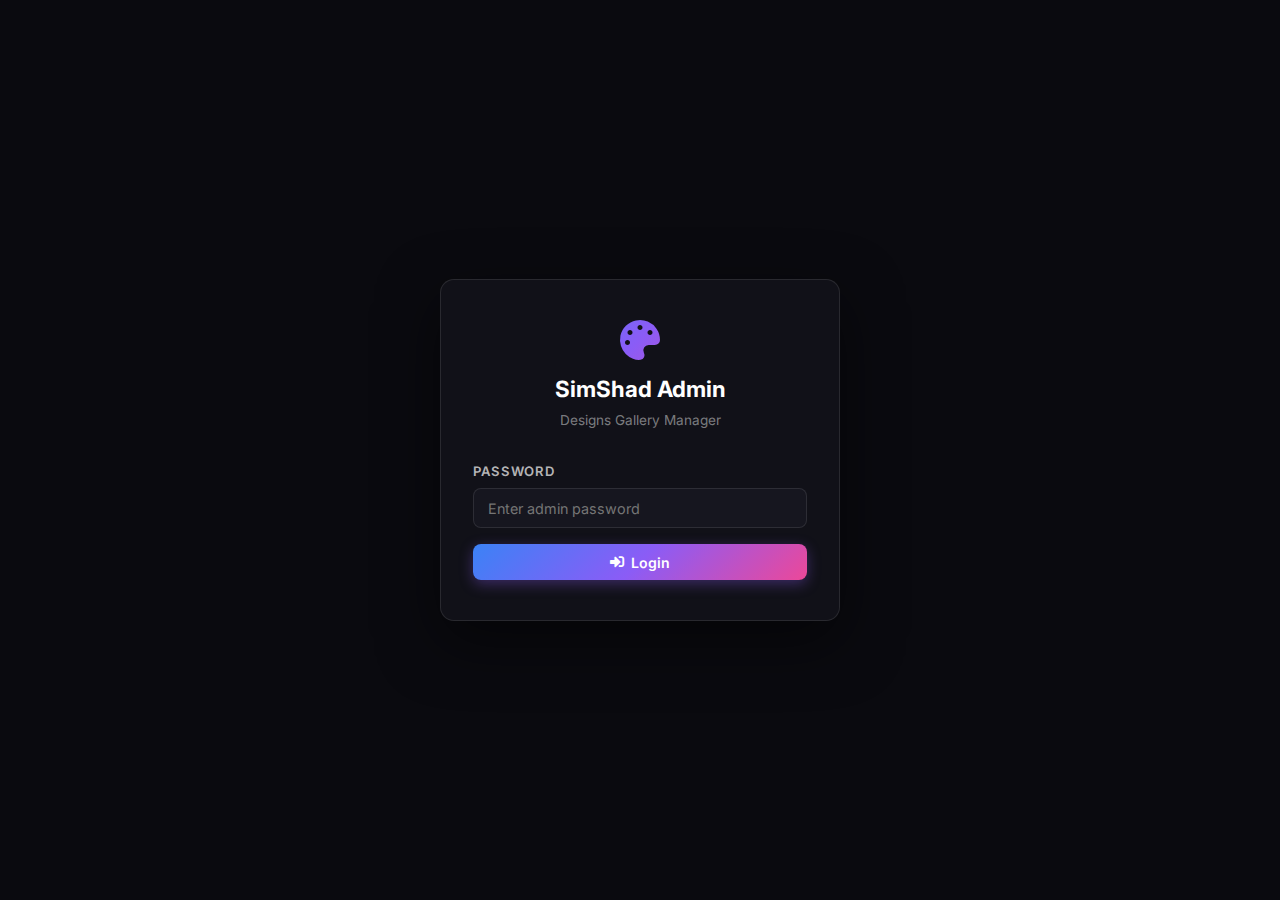
<file: start/admin.html>
<!DOCTYPE HTML>
<html lang="en">
<head>
    <title>Admin Panel — SimShad Portfolio</title>
    <meta charset="utf-8" />
    <meta name="viewport" content="width=device-width, initial-scale=1, user-scalable=no" />
    <meta name="robots" content="noindex, nofollow">
    <link rel="stylesheet" href="assets/css/fontawesome-all.min.css" />
    <link rel="preconnect" href="https://fonts.googleapis.com">
    <link href="https://fonts.googleapis.com/css2?family=Inter:wght@300;400;500;600;700;800&display=swap" rel="stylesheet">
    <link rel="icon" type="image/x-icon" href="data:image/svg+xml,<svg xmlns='http://www.w3.org/2000/svg' viewBox='0 0 100 100'><text y='.9em' font-size='90'>⚙️</text></svg>">
    <style>
        /* ── Reset & Base ─────────────────────────────────────────── */
        *, *::before, *::after { margin:0; padding:0; box-sizing:border-box; }
        :root {
            --base:#0a0a0f; --surface:#111118; --surface-2:#16161f;
            --accent:#8B5CF6; --accent-2:#3B82F6; --accent-danger:#EF4444;
            --accent-success:#10B981;
            --glass:rgba(255,255,255,0.05); --glass-b:rgba(255,255,255,0.1);
            --text:#fff; --text-2:rgba(255,255,255,0.7); --text-3:rgba(255,255,255,0.45);
            --radius:14px; --radius-sm:8px;
            --grad:linear-gradient(135deg,#3B82F6,#8B5CF6,#EC4899);
        }
        html { height:100%; }
        body { font-family:'Inter',sans-serif; background:var(--base); color:var(--text);
               min-height:100vh; line-height:1.5; }
        img { max-width:100%; display:block; }
        a { color:inherit; text-decoration:none; }
        button { font-family:inherit; cursor:pointer; }
        input,textarea,select { font-family:inherit; }

        /* ── Layout ──────────────────────────────────────────────── */
        #app { min-height:100vh; display:flex; flex-direction:column; }

        /* ── Login Screen ────────────────────────────────────────── */
        #loginScreen {
            flex:1; display:flex; align-items:center; justify-content:center;
            padding:1.5rem;
        }
        .login-card {
            width:100%; max-width:400px;
            background:var(--surface); border:1px solid var(--glass-b);
            border-radius:var(--radius); padding:2.5rem 2rem;
            box-shadow:0 20px 60px rgba(0,0,0,0.5);
        }
        .login-logo { text-align:center; margin-bottom:2rem; }
        .login-logo i { font-size:2.5rem; background:var(--grad);
            -webkit-background-clip:text; -webkit-text-fill-color:transparent;
            background-clip:text; display:block; margin-bottom:.75rem; }
        .login-logo h1 { font-size:1.4rem; font-weight:700; }
        .login-logo p { font-size:.85rem; color:var(--text-3); margin-top:.3rem; }
        .login-error { background:rgba(239,68,68,.12); border:1px solid rgba(239,68,68,.3);
            color:#fca5a5; font-size:.85rem; padding:.65rem 1rem; border-radius:var(--radius-sm);
            margin-bottom:1rem; display:none; }
        .login-error.show { display:block; }

        /* ── Form elements ───────────────────────────────────────── */
        .form-group { margin-bottom:1rem; }
        .form-group label { display:block; font-size:.82rem; font-weight:600;
            color:var(--text-2); margin-bottom:.4rem; text-transform:uppercase;
            letter-spacing:.05em; }
        .form-control {
            width:100%; padding:.65rem .9rem;
            background:var(--surface-2); border:1px solid var(--glass-b);
            border-radius:var(--radius-sm); color:var(--text); font-size:.9rem;
            transition:border-color .2s;
        }
        .form-control:focus { outline:none; border-color:var(--accent); }
        textarea.form-control { resize:vertical; min-height:80px; }
        select.form-control option { background:var(--surface-2); }

        /* ── Buttons ─────────────────────────────────────────────── */
        .btn { display:inline-flex; align-items:center; gap:.45rem;
            padding:.6rem 1.3rem; border-radius:50px; border:none;
            font-size:.88rem; font-weight:600; transition:all .2s; cursor:pointer; }
        .btn-primary { background:var(--grad); color:#fff; box-shadow:0 4px 14px rgba(139,92,246,.35); }
        .btn-primary:hover { opacity:.9; transform:translateY(-1px); }
        .btn-secondary { background:var(--glass); border:1px solid var(--glass-b); color:var(--text-2); }
        .btn-secondary:hover { background:rgba(255,255,255,.1); color:var(--text); }
        .btn-danger { background:rgba(239,68,68,.15); border:1px solid rgba(239,68,68,.3);
            color:#fca5a5; }
        .btn-danger:hover { background:rgba(239,68,68,.25); }
        .btn-success { background:rgba(16,185,129,.15); border:1px solid rgba(16,185,129,.3);
            color:#6ee7b7; }
        .btn-success:hover { background:rgba(16,185,129,.25); }
        .btn-sm { padding:.38rem .9rem; font-size:.8rem; }
        .btn-full { width:100%; justify-content:center; border-radius:var(--radius-sm); }

        /* ── Admin Layout ────────────────────────────────────────── */
        #adminLayout { display:none; flex:1; flex-direction:column; }
        #adminLayout.visible { display:flex; }

        .admin-header {
            height:64px; background:var(--surface); border-bottom:1px solid var(--glass-b);
            display:flex; align-items:center; justify-content:space-between;
            padding:0 1.5rem; position:sticky; top:0; z-index:100;
        }
        .admin-header-brand { display:flex; align-items:center; gap:.75rem; }
        .admin-header-brand i { font-size:1.3rem; background:var(--grad);
            -webkit-background-clip:text; -webkit-text-fill-color:transparent; background-clip:text; }
        .admin-header-brand h1 { font-size:1.05rem; font-weight:700; }
        .admin-header-actions { display:flex; align-items:center; gap:.75rem; }

        .admin-main { flex:1; display:grid; grid-template-columns:220px 1fr;
            max-height:calc(100vh - 64px); overflow:hidden; }
        @media(max-width:700px){
            .admin-main { grid-template-columns:1fr; }
            .admin-sidebar { display:none; }
        }

        /* ── Sidebar ─────────────────────────────────────────────── */
        .admin-sidebar {
            background:var(--surface); border-right:1px solid var(--glass-b);
            padding:1.5rem 1rem; overflow-y:auto;
        }
        .sidebar-section-title { font-size:.72rem; font-weight:700; text-transform:uppercase;
            letter-spacing:.08em; color:var(--text-3); margin-bottom:.75rem; padding:0 .5rem; }
        .sidebar-nav { list-style:none; }
        .sidebar-nav li { margin-bottom:.25rem; }
        .sidebar-nav button {
            width:100%; display:flex; align-items:center; gap:.65rem;
            padding:.6rem .75rem; border-radius:var(--radius-sm);
            background:transparent; border:none; color:var(--text-2);
            font-size:.88rem; font-weight:500; cursor:pointer; transition:all .2s;
            text-align:left;
        }
        .sidebar-nav button:hover { background:var(--glass); color:var(--text); }
        .sidebar-nav button.active { background:rgba(139,92,246,.15);
            color:var(--accent); border:1px solid rgba(139,92,246,.25); }
        .sidebar-nav button i { width:16px; text-align:center; font-size:.9rem; }

        /* ── Content Area ────────────────────────────────────────── */
        .admin-content { overflow-y:auto; padding:1.75rem; }

        /* ── Page Header ─────────────────────────────────────────── */
        .page-header { display:flex; align-items:center; justify-content:space-between;
            margin-bottom:1.75rem; flex-wrap:wrap; gap:1rem; }
        .page-header h2 { font-size:1.4rem; font-weight:700; }
        .page-header p { font-size:.85rem; color:var(--text-3); margin-top:.25rem; }

        /* ── Stats row ───────────────────────────────────────────── */
        .stats-row { display:grid; grid-template-columns:repeat(auto-fill,minmax(160px,1fr));
            gap:1rem; margin-bottom:2rem; }
        .stat-card { background:var(--surface); border:1px solid var(--glass-b);
            border-radius:var(--radius); padding:1.25rem 1rem; text-align:center; }
        .stat-card .stat-num { font-size:2rem; font-weight:800; background:var(--grad);
            -webkit-background-clip:text; -webkit-text-fill-color:transparent; background-clip:text; }
        .stat-card .stat-lbl { font-size:.8rem; color:var(--text-3); margin-top:.25rem; }

        /* ── Design Table / Cards ────────────────────────────────── */
        .design-list { display:grid; gap:1rem; }
        .design-item {
            background:var(--surface); border:1px solid var(--glass-b);
            border-radius:var(--radius); padding:1rem; display:flex;
            align-items:flex-start; gap:1rem;
        }
        .design-item-thumb {
            width:80px; height:60px; border-radius:var(--radius-sm);
            background:var(--surface-2); overflow:hidden; flex-shrink:0;
            display:flex; align-items:center; justify-content:center;
            font-size:1.5rem;
        }
        .design-item-thumb img { width:100%; height:100%; object-fit:cover; }
        .design-item-info { flex:1; min-width:0; }
        .design-item-title { font-weight:600; font-size:.95rem; white-space:nowrap;
            overflow:hidden; text-overflow:ellipsis; }
        .design-item-meta { font-size:.78rem; color:var(--text-3); margin-top:.2rem; }
        .design-item-cat { display:inline-block; font-size:.72rem; padding:.18rem .55rem;
            border-radius:50px; background:rgba(139,92,246,.15); border:1px solid rgba(139,92,246,.25);
            color:var(--accent); margin-top:.4rem; }
        .design-item-actions { display:flex; gap:.5rem; flex-shrink:0; flex-wrap:wrap; }

        /* ── Modal / Drawer ──────────────────────────────────────── */
        .modal-overlay {
            position:fixed; inset:0; background:rgba(0,0,0,.7);
            backdrop-filter:blur(6px); z-index:1000;
            display:flex; align-items:center; justify-content:center;
            padding:1.5rem; opacity:0; visibility:hidden; transition:opacity .3s,visibility .3s;
        }
        .modal-overlay.active { opacity:1; visibility:visible; }
        .modal-box {
            background:var(--surface); border:1px solid var(--glass-b);
            border-radius:var(--radius); padding:2rem; width:100%; max-width:560px;
            max-height:92vh; overflow-y:auto;
            transform:scale(.95); transition:transform .3s;
        }
        .modal-overlay.active .modal-box { transform:scale(1); }
        .modal-header { display:flex; align-items:center; justify-content:space-between;
            margin-bottom:1.5rem; }
        .modal-header h3 { font-size:1.15rem; font-weight:700; }
        .modal-close { background:none; border:none; color:var(--text-3);
            font-size:1.3rem; cursor:pointer; line-height:1; padding:.25rem; }
        .modal-close:hover { color:var(--text); }
        .modal-footer { display:flex; gap:.75rem; justify-content:flex-end;
            margin-top:1.5rem; flex-wrap:wrap; }

        /* ── Toast ───────────────────────────────────────────────── */
        .toast-container { position:fixed; bottom:1.5rem; right:1.5rem;
            z-index:9999; display:flex; flex-direction:column; gap:.6rem; }
        .toast { background:var(--surface); border:1px solid var(--glass-b);
            border-radius:var(--radius-sm); padding:.75rem 1.1rem;
            font-size:.88rem; min-width:220px; max-width:340px;
            box-shadow:0 8px 24px rgba(0,0,0,.4);
            display:flex; align-items:center; gap:.6rem;
            animation:toastIn .3s ease; }
        .toast.success { border-color:rgba(16,185,129,.4); }
        .toast.error   { border-color:rgba(239,68,68,.4); }
        .toast i { font-size:1rem; }
        .toast.success i { color:var(--accent-success); }
        .toast.error   i { color:var(--accent-danger); }
        @keyframes toastIn { from{opacity:0;transform:translateX(20px)} to{opacity:1;transform:none} }

        /* ── Confirm Dialog ──────────────────────────────────────── */
        .confirm-overlay {
            position:fixed; inset:0; background:rgba(0,0,0,.75);
            backdrop-filter:blur(4px); z-index:2000;
            display:flex; align-items:center; justify-content:center;
            padding:1.5rem; opacity:0; visibility:hidden; transition:opacity .2s,visibility .2s;
        }
        .confirm-overlay.active { opacity:1; visibility:visible; }
        .confirm-box { background:var(--surface); border:1px solid rgba(239,68,68,.35);
            border-radius:var(--radius); padding:1.75rem; max-width:380px; width:100%;
            text-align:center; }
        .confirm-box i { font-size:2rem; color:#fca5a5; margin-bottom:.75rem; }
        .confirm-box h3 { font-size:1.1rem; font-weight:700; margin-bottom:.5rem; }
        .confirm-box p { font-size:.88rem; color:var(--text-2); margin-bottom:1.25rem; }
        .confirm-actions { display:flex; gap:.75rem; justify-content:center; }

        /* ── Image preview ───────────────────────────────────────── */
        .img-preview-wrap { margin-top:.6rem; }
        .img-preview { width:100%; max-height:180px; object-fit:contain;
            border-radius:var(--radius-sm); border:1px solid var(--glass-b);
            background:var(--surface-2); display:none; }
        .img-preview.show { display:block; }

        /* ── Empty state ─────────────────────────────────────────── */
        .empty-state { text-align:center; padding:3rem 1.5rem; color:var(--text-3); }
        .empty-state i { font-size:2.5rem; margin-bottom:1rem; display:block; opacity:.4; }
        .empty-state h3 { font-size:1.1rem; color:var(--text-2); margin-bottom:.5rem; }

        /* ── Scrollbar ───────────────────────────────────────────── */
        ::-webkit-scrollbar { width:6px; }
        ::-webkit-scrollbar-track { background:transparent; }
        ::-webkit-scrollbar-thumb { background:rgba(255,255,255,.12); border-radius:3px; }
    </style>
</head>
<body>
<div id="app">
    <!-- Login -->
    <div id="loginScreen">
        <div class="login-card">
            <div class="login-logo">
                <i class="fas fa-palette"></i>
                <h1>SimShad Admin</h1>
                <p>Designs Gallery Manager</p>
            </div>
            <div class="login-error" id="loginError">Incorrect password. Please try again.</div>
            <form id="loginForm">
                <div class="form-group">
                    <label for="loginPassword">Password</label>
                    <input type="password" id="loginPassword" class="form-control" placeholder="Enter admin password" autocomplete="current-password" required>
                </div>
                <button type="submit" class="btn btn-primary btn-full">
                    <i class="fas fa-sign-in-alt"></i> Login
                </button>
            </form>
        </div>
    </div>

    <!-- Admin Layout -->
    <div id="adminLayout">
        <header class="admin-header">
            <div class="admin-header-brand">
                <i class="fas fa-palette"></i>
                <h1>Designs Admin</h1>
            </div>
            <div class="admin-header-actions">
                <a href="designs.html" class="btn btn-secondary btn-sm" target="_blank">
                    <i class="fas fa-external-link-alt"></i> View Gallery
                </a>
                <button class="btn btn-secondary btn-sm" id="logoutBtn">
                    <i class="fas fa-sign-out-alt"></i> Logout
                </button>
            </div>
        </header>

        <div class="admin-main">
            <aside class="admin-sidebar">
                <p class="sidebar-section-title">Navigation</p>
                <ul class="sidebar-nav">
                    <li><button class="active" data-page="dashboard" id="navDashboard">
                        <i class="fas fa-th-large"></i> Dashboard
                    </button></li>
                    <li><button data-page="designs" id="navDesigns">
                        <i class="fas fa-images"></i> Designs
                    </button></li>
                    <li><button data-page="add" id="navAdd">
                        <i class="fas fa-plus-circle"></i> Add Design
                    </button></li>
                </ul>
            </aside>

            <main class="admin-content" id="adminContent">
                <!-- Injected by admin.js -->
            </main>
        </div>
    </div>
</div>

<!-- Design Form Modal -->
<div class="modal-overlay" id="designModal">
    <div class="modal-box">
        <div class="modal-header">
            <h3 id="modalTitle">Add New Design</h3>
            <button class="modal-close" id="modalClose">&times;</button>
        </div>
        <form id="designForm">
            <input type="hidden" id="designId">
            <div class="form-group">
                <label for="designTitle">Title *</label>
                <input type="text" id="designTitle" class="form-control" placeholder="e.g. Mobile App UI" required>
            </div>
            <div class="form-group">
                <label for="designCategory">Category *</label>
                <input type="text" id="designCategory" class="form-control"
                    placeholder="e.g. UI/UX, Logo, Branding, Illustration" list="categorySuggestions" required>
                <datalist id="categorySuggestions">
                    <option value="UI/UX">
                    <option value="Logo Design">
                    <option value="Branding">
                    <option value="Web Design">
                    <option value="Mobile App">
                    <option value="Illustration">
                    <option value="Social Media">
                    <option value="Print Design">
                </datalist>
            </div>
            <div class="form-group">
                <label for="designDesc">Description</label>
                <textarea id="designDesc" class="form-control" rows="3" placeholder="Brief description of this design..."></textarea>
            </div>
            <div class="form-group">
                <label for="designTools">Tools Used</label>
                <input type="text" id="designTools" class="form-control" placeholder="Figma, Adobe XD, Photoshop...">
            </div>
            <div class="form-group">
                <label for="designImageUrl">Image URL</label>
                <input type="url" id="designImageUrl" class="form-control" placeholder="https://...">
                <div class="img-preview-wrap">
                    <img class="img-preview" id="imagePreview" alt="Preview">
                </div>
            </div>
            <div class="form-group">
                <label for="designDate">Date</label>
                <input type="month" id="designDate" class="form-control">
            </div>
            <div class="modal-footer">
                <button type="button" class="btn btn-secondary" id="cancelDesign">Cancel</button>
                <button type="submit" class="btn btn-primary" id="saveDesign">
                    <i class="fas fa-save"></i> Save Design
                </button>
            </div>
        </form>
    </div>
</div>

<!-- Confirm Delete Dialog -->
<div class="confirm-overlay" id="confirmOverlay">
    <div class="confirm-box">
        <i class="fas fa-trash-alt"></i>
        <h3>Delete Design?</h3>
        <p id="confirmMsg">This action cannot be undone.</p>
        <div class="confirm-actions">
            <button class="btn btn-secondary" id="confirmCancel">Cancel</button>
            <button class="btn btn-danger" id="confirmOk">
                <i class="fas fa-trash"></i> Delete
            </button>
        </div>
    </div>
</div>

<!-- Toast container -->
<div class="toast-container" id="toastContainer"></div>

<script src="assets/js/admin.js"></script>
</body>
</html>
</file>
<file: home/assets/css/noscript.css>
/*
	Spectral by HTML5 UP
	html5up.net | @ajlkn
	Free for personal and commercial use under the CCA 3.0 license (html5up.net/license)
*/

/* Banner */

	body.is-preload #banner h2 {
		-moz-transform: none;
		-webkit-transform: none;
		-ms-transform: none;
		transform: none;
		opacity: 1;
	}

		body.is-preload #banner h2:before, body.is-preload #banner h2:after {
			width: 100%;
		}

	body.is-preload #banner .more {
		-moz-transform: none;
		-webkit-transform: none;
		-ms-transform: none;
		transform: none;
		opacity: 1;
	}

	body.is-preload #banner:after {
		opacity: 0;
	}
</file>
<file: home/assets/css/main.css>
@import url(fontawesome-all.min.css);
@import url("https://fonts.googleapis.com/css?family=Open+Sans:400,400italic,600,600italic,800,800italic");

/*
	Spectral by HTML5 UP
	html5up.net | @ajlkn
	Free for personal and commercial use under the CCA 3.0 license (html5up.net/license)
*/

html, body, div, span, applet, object,
iframe, h1, h2, h3, h4, h5, h6, p, blockquote,
pre, a, abbr, acronym, address, big, cite,
code, del, dfn, em, img, ins, kbd, q, s, samp,
small, strike, strong, sub, sup, tt, var, b,
u, i, center, dl, dt, dd, ol, ul, li, fieldset,
form, label, legend, table, caption, tbody,
tfoot, thead, tr, th, td, article, aside,
canvas, details, embed, figure, figcaption,
footer, header, hgroup, menu, nav, output, ruby,
section, summary, time, mark, audio, video {
	margin: 0;
	padding: 0;
	border: 0;
	font-size: 100%;
	font: inherit;
	vertical-align: baseline;}

article, aside, details, figcaption, figure,
footer, header, hgroup, menu, nav, section {
	display: block;}

body {
	line-height: 1;
}

ol, ul {
	list-style: none;
}

blockquote, q {
	quotes: none;
}

	blockquote:before, blockquote:after, q:before, q:after {
		content: '';
		content: none;
	}

table {
	border-collapse: collapse;
	border-spacing: 0;
}

body {
	-webkit-text-size-adjust: none;
}

mark {
	background-color: transparent;
	color: inherit;
}

input::-moz-focus-inner {
	border: 0;
	padding: 0;
}

input, select, textarea {
	-moz-appearance: none;
	-webkit-appearance: none;
	-ms-appearance: none;
	appearance: none;
}

/* Basic */

	@-ms-viewport {
		width: device-width;
	}

	html {
		box-sizing: border-box;
	}

	*, *:before, *:after {
		box-sizing: inherit;
	}

	body {
		background: #2e3842;
	}

		body.is-preload *, body.is-preload *:before, body.is-preload *:after {
			-moz-animation: none !important;
			-webkit-animation: none !important;
			-ms-animation: none !important;
			animation: none !important;
			-moz-transition: none !important;
			-webkit-transition: none !important;
			-ms-transition: none !important;
			transition: none !important;
		}

	body, input, select, textarea {
		color: #fff;
		font-family: "Open Sans", Helvetica, sans-serif;
		font-size: 15pt;
		font-weight: 400;
		letter-spacing: 0.075em;
		line-height: 1.65em;
	}

		@media screen and (max-width: 1680px) {

			body, input, select, textarea {
				font-size: 13pt;
			}

		}

		@media screen and (max-width: 1280px) {

			body, input, select, textarea {
				font-size: 12pt;
			}

		}

		@media screen and (max-width: 736px) {

			body, input, select, textarea {
				font-size: 11pt;
				letter-spacing: 0.0375em;
			}

		}

	a {
		-moz-transition: color 0.2s ease, border-bottom-color 0.2s ease;
		-webkit-transition: color 0.2s ease, border-bottom-color 0.2s ease;
		-ms-transition: color 0.2s ease, border-bottom-color 0.2s ease;
		transition: color 0.2s ease, border-bottom-color 0.2s ease;
		border-bottom: dotted 1px;
		color: inherit;
		text-decoration: none;
	}

		a:hover {
			border-bottom-color: transparent;
		}

	strong, b {
		color: #fff;
		font-weight: 600;
	}

	em, i {
		font-style: italic;
	}

	p {
		margin: 0 0 2em 0;
	}

	h1, h2, h3, h4, h5, h6 {
		color: #fff;
		font-weight: 800;
		letter-spacing: 0.225em;
		line-height: 1em;
		margin: 0 0 1em 0;
		text-transform: uppercase;
	}

		h1 a, h2 a, h3 a, h4 a, h5 a, h6 a {
			color: inherit;
			text-decoration: none;
		}

	h2 {
		font-size: 1.35em;
		line-height: 1.75em;
	}

		@media screen and (max-width: 736px) {

			h2 {
				font-size: 1.1em;
				line-height: 1.65em;
			}

		}

	h3 {
		font-size: 1.15em;
		line-height: 1.75em;
	}

		@media screen and (max-width: 736px) {

			h3 {
				font-size: 1em;
				line-height: 1.65em;
			}

		}

	h4 {
		font-size: 1em;
		line-height: 1.5em;
	}

	h5 {
		font-size: 0.8em;
		line-height: 1.5em;
	}

	h6 {
		font-size: 0.7em;
		line-height: 1.5em;
	}

	sub {
		font-size: 0.8em;
		position: relative;
		top: 0.5em;
	}

	sup {
		font-size: 0.8em;
		position: relative;
		top: -0.5em;
	}

	hr {
		border: 0;
		border-bottom: solid 2px #fff;
		margin: 3em 0;
	}

		hr.major {
			margin: 4.5em 0;
		}

	blockquote {
		border-left: solid 4px #fff;
		font-style: italic;
		margin: 0 0 2em 0;
		padding: 0.5em 0 0.5em 2em;
	}

	code {
		background: rgba(144, 144, 144, 0.25);
		border-radius: 3px;
		font-family: "Courier New", monospace;
		font-size: 0.9em;
		letter-spacing: 0;
		margin: 0 0.25em;
		padding: 0.25em 0.65em;
	}

	pre {
		-webkit-overflow-scrolling: touch;
		font-family: "Courier New", monospace;
		font-size: 0.9em;
		margin: 0 0 2em 0;
	}

		pre code {
			display: block;
			line-height: 1.75em;
			padding: 1em 1.5em;
			overflow-x: auto;
		}

	.align-left {
		text-align: left;
	}

	.align-center {
		text-align: center;
	}

	.align-right {
		text-align: right;
	}

/* Row */

	.row {
		display: flex;
		flex-wrap: wrap;
		box-sizing: border-box;
		align-items: stretch;
	}

		.row > * {
			box-sizing: border-box;
		}

		.row.gtr-uniform > * > :last-child {
			margin-bottom: 0;
		}

		.row.aln-left {
			justify-content: flex-start;
		}

		.row.aln-center {
			justify-content: center;
		}

		.row.aln-right {
			justify-content: flex-end;
		}

		.row.aln-top {
			align-items: flex-start;
		}

		.row.aln-middle {
			align-items: center;
		}

		.row.aln-bottom {
			align-items: flex-end;
		}

		.row > .imp {
			order: -1;
		}

		.row > .col-1 {
			width: 8.33333%;
		}

		.row > .off-1 {
			margin-left: 8.33333%;
		}

		.row > .col-2 {
			width: 16.66667%;
		}

		.row > .off-2 {
			margin-left: 16.66667%;
		}

		.row > .col-3 {
			width: 25%;
		}

		.row > .off-3 {
			margin-left: 25%;
		}

		.row > .col-4 {
			width: 33.33333%;
		}

		.row > .off-4 {
			margin-left: 33.33333%;
		}

		.row > .col-5 {
			width: 41.66667%;
		}

		.row > .off-5 {
			margin-left: 41.66667%;
		}

		.row > .col-6 {
			width: 50%;
		}

		.row > .off-6 {
			margin-left: 50%;
		}

		.row > .col-7 {
			width: 58.33333%;
		}

		.row > .off-7 {
			margin-left: 58.33333%;
		}

		.row > .col-8 {
			width: 66.66667%;
		}

		.row > .off-8 {
			margin-left: 66.66667%;
		}

		.row > .col-9 {
			width: 75%;
		}

		.row > .off-9 {
			margin-left: 75%;
		}

		.row > .col-10 {
			width: 83.33333%;
		}

		.row > .off-10 {
			margin-left: 83.33333%;
		}

		.row > .col-11 {
			width: 91.66667%;
		}

		.row > .off-11 {
			margin-left: 91.66667%;
		}

		.row > .col-12 {
			width: 100%;
		}

		.row > .off-12 {
			margin-left: 100%;
		}

		.row.gtr-0 {
			margin-top: 0;
			margin-left: 0em;
		}

			.row.gtr-0 > * {
				padding: 0 0 0 0em;
			}

			.row.gtr-0.gtr-uniform {
				margin-top: 0em;
			}

				.row.gtr-0.gtr-uniform > * {
					padding-top: 0em;
				}

		.row.gtr-25 {
			margin-top: 0;
			margin-left: -0.375em;
		}

			.row.gtr-25 > * {
				padding: 0 0 0 0.375em;
			}

			.row.gtr-25.gtr-uniform {
				margin-top: -0.375em;
			}

				.row.gtr-25.gtr-uniform > * {
					padding-top: 0.375em;
				}

		.row.gtr-50 {
			margin-top: 0;
			margin-left: -0.75em;
		}

			.row.gtr-50 > * {
				padding: 0 0 0 0.75em;
			}

			.row.gtr-50.gtr-uniform {
				margin-top: -0.75em;
			}

				.row.gtr-50.gtr-uniform > * {
					padding-top: 0.75em;
				}

		.row {
			margin-top: 0;
			margin-left: -1.5em;
		}

			.row > * {
				padding: 0 0 0 1.5em;
			}

			.row.gtr-uniform {
				margin-top: -1.5em;
			}

				.row.gtr-uniform > * {
					padding-top: 1.5em;
				}

		.row.gtr-150 {
			margin-top: 0;
			margin-left: -2.25em;
		}

			.row.gtr-150 > * {
				padding: 0 0 0 2.25em;
			}

			.row.gtr-150.gtr-uniform {
				margin-top: -2.25em;
			}

				.row.gtr-150.gtr-uniform > * {
					padding-top: 2.25em;
				}

		.row.gtr-200 {
			margin-top: 0;
			margin-left: -3em;
		}

			.row.gtr-200 > * {
				padding: 0 0 0 3em;
			}

			.row.gtr-200.gtr-uniform {
				margin-top: -3em;
			}

				.row.gtr-200.gtr-uniform > * {
					padding-top: 3em;
				}

		@media screen and (max-width: 1680px) {

			.row {
				display: flex;
				flex-wrap: wrap;
				box-sizing: border-box;
				align-items: stretch;
			}

				.row > * {
					box-sizing: border-box;
				}

				.row.gtr-uniform > * > :last-child {
					margin-bottom: 0;
				}

				.row.aln-left {
					justify-content: flex-start;
				}

				.row.aln-center {
					justify-content: center;
				}

				.row.aln-right {
					justify-content: flex-end;
				}

				.row.aln-top {
					align-items: flex-start;
				}

				.row.aln-middle {
					align-items: center;
				}

				.row.aln-bottom {
					align-items: flex-end;
				}

				.row > .imp-xlarge {
					order: -1;
				}

				.row > .col-1-xlarge {
					width: 8.33333%;
				}

				.row > .off-1-xlarge {
					margin-left: 8.33333%;
				}

				.row > .col-2-xlarge {
					width: 16.66667%;
				}

				.row > .off-2-xlarge {
					margin-left: 16.66667%;
				}

				.row > .col-3-xlarge {
					width: 25%;
				}

				.row > .off-3-xlarge {
					margin-left: 25%;
				}

				.row > .col-4-xlarge {
					width: 33.33333%;
				}

				.row > .off-4-xlarge {
					margin-left: 33.33333%;
				}

				.row > .col-5-xlarge {
					width: 41.66667%;
				}

				.row > .off-5-xlarge {
					margin-left: 41.66667%;
				}

				.row > .col-6-xlarge {
					width: 50%;
				}

				.row > .off-6-xlarge {
					margin-left: 50%;
				}

				.row > .col-7-xlarge {
					width: 58.33333%;
				}

				.row > .off-7-xlarge {
					margin-left: 58.33333%;
				}

				.row > .col-8-xlarge {
					width: 66.66667%;
				}

				.row > .off-8-xlarge {
					margin-left: 66.66667%;
				}

				.row > .col-9-xlarge {
					width: 75%;
				}

				.row > .off-9-xlarge {
					margin-left: 75%;
				}

				.row > .col-10-xlarge {
					width: 83.33333%;
				}

				.row > .off-10-xlarge {
					margin-left: 83.33333%;
				}

				.row > .col-11-xlarge {
					width: 91.66667%;
				}

				.row > .off-11-xlarge {
					margin-left: 91.66667%;
				}

				.row > .col-12-xlarge {
					width: 100%;
				}

				.row > .off-12-xlarge {
					margin-left: 100%;
				}

				.row.gtr-0 {
					margin-top: 0;
					margin-left: 0em;
				}

					.row.gtr-0 > * {
						padding: 0 0 0 0em;
					}

					.row.gtr-0.gtr-uniform {
						margin-top: 0em;
					}

						.row.gtr-0.gtr-uniform > * {
							padding-top: 0em;
						}

				.row.gtr-25 {
					margin-top: 0;
					margin-left: -0.375em;
				}

					.row.gtr-25 > * {
						padding: 0 0 0 0.375em;
					}

					.row.gtr-25.gtr-uniform {
						margin-top: -0.375em;
					}

						.row.gtr-25.gtr-uniform > * {
							padding-top: 0.375em;
						}

				.row.gtr-50 {
					margin-top: 0;
					margin-left: -0.75em;
				}

					.row.gtr-50 > * {
						padding: 0 0 0 0.75em;
					}

					.row.gtr-50.gtr-uniform {
						margin-top: -0.75em;
					}

						.row.gtr-50.gtr-uniform > * {
							padding-top: 0.75em;
						}

				.row {
					margin-top: 0;
					margin-left: -1.5em;
				}

					.row > * {
						padding: 0 0 0 1.5em;
					}

					.row.gtr-uniform {
						margin-top: -1.5em;
					}

						.row.gtr-uniform > * {
							padding-top: 1.5em;
						}

				.row.gtr-150 {
					margin-top: 0;
					margin-left: -2.25em;
				}

					.row.gtr-150 > * {
						padding: 0 0 0 2.25em;
					}

					.row.gtr-150.gtr-uniform {
						margin-top: -2.25em;
					}

						.row.gtr-150.gtr-uniform > * {
							padding-top: 2.25em;
						}

				.row.gtr-200 {
					margin-top: 0;
					margin-left: -3em;
				}

					.row.gtr-200 > * {
						padding: 0 0 0 3em;
					}

					.row.gtr-200.gtr-uniform {
						margin-top: -3em;
					}

						.row.gtr-200.gtr-uniform > * {
							padding-top: 3em;
						}

		}

		@media screen and (max-width: 1280px) {

			.row {
				display: flex;
				flex-wrap: wrap;
				box-sizing: border-box;
				align-items: stretch;
			}

				.row > * {
					box-sizing: border-box;
				}

				.row.gtr-uniform > * > :last-child {
					margin-bottom: 0;
				}

				.row.aln-left {
					justify-content: flex-start;
				}

				.row.aln-center {
					justify-content: center;
				}

				.row.aln-right {
					justify-content: flex-end;
				}

				.row.aln-top {
					align-items: flex-start;
				}

				.row.aln-middle {
					align-items: center;
				}

				.row.aln-bottom {
					align-items: flex-end;
				}

				.row > .imp-large {
					order: -1;
				}

				.row > .col-1-large {
					width: 8.33333%;
				}

				.row > .off-1-large {
					margin-left: 8.33333%;
				}

				.row > .col-2-large {
					width: 16.66667%;
				}

				.row > .off-2-large {
					margin-left: 16.66667%;
				}

				.row > .col-3-large {
					width: 25%;
				}

				.row > .off-3-large {
					margin-left: 25%;
				}

				.row > .col-4-large {
					width: 33.33333%;
				}

				.row > .off-4-large {
					margin-left: 33.33333%;
				}

				.row > .col-5-large {
					width: 41.66667%;
				}

				.row > .off-5-large {
					margin-left: 41.66667%;
				}

				.row > .col-6-large {
					width: 50%;
				}

				.row > .off-6-large {
					margin-left: 50%;
				}

				.row > .col-7-large {
					width: 58.33333%;
				}

				.row > .off-7-large {
					margin-left: 58.33333%;
				}

				.row > .col-8-large {
					width: 66.66667%;
				}

				.row > .off-8-large {
					margin-left: 66.66667%;
				}

				.row > .col-9-large {
					width: 75%;
				}

				.row > .off-9-large {
					margin-left: 75%;
				}

				.row > .col-10-large {
					width: 83.33333%;
				}

				.row > .off-10-large {
					margin-left: 83.33333%;
				}

				.row > .col-11-large {
					width: 91.66667%;
				}

				.row > .off-11-large {
					margin-left: 91.66667%;
				}

				.row > .col-12-large {
					width: 100%;
				}

				.row > .off-12-large {
					margin-left: 100%;
				}

				.row.gtr-0 {
					margin-top: 0;
					margin-left: 0em;
				}

					.row.gtr-0 > * {
						padding: 0 0 0 0em;
					}

					.row.gtr-0.gtr-uniform {
						margin-top: 0em;
					}

						.row.gtr-0.gtr-uniform > * {
							padding-top: 0em;
						}

				.row.gtr-25 {
					margin-top: 0;
					margin-left: -0.375em;
				}

					.row.gtr-25 > * {
						padding: 0 0 0 0.375em;
					}

					.row.gtr-25.gtr-uniform {
						margin-top: -0.375em;
					}

						.row.gtr-25.gtr-uniform > * {
							padding-top: 0.375em;
						}

				.row.gtr-50 {
					margin-top: 0;
					margin-left: -0.75em;
				}

					.row.gtr-50 > * {
						padding: 0 0 0 0.75em;
					}

					.row.gtr-50.gtr-uniform {
						margin-top: -0.75em;
					}

						.row.gtr-50.gtr-uniform > * {
							padding-top: 0.75em;
						}

				.row {
					margin-top: 0;
					margin-left: -1.5em;
				}

					.row > * {
						padding: 0 0 0 1.5em;
					}

					.row.gtr-uniform {
						margin-top: -1.5em;
					}

						.row.gtr-uniform > * {
							padding-top: 1.5em;
						}

				.row.gtr-150 {
					margin-top: 0;
					margin-left: -2.25em;
				}

					.row.gtr-150 > * {
						padding: 0 0 0 2.25em;
					}

					.row.gtr-150.gtr-uniform {
						margin-top: -2.25em;
					}

						.row.gtr-150.gtr-uniform > * {
							padding-top: 2.25em;
						}

				.row.gtr-200 {
					margin-top: 0;
					margin-left: -3em;
				}

					.row.gtr-200 > * {
						padding: 0 0 0 3em;
					}

					.row.gtr-200.gtr-uniform {
						margin-top: -3em;
					}

						.row.gtr-200.gtr-uniform > * {
							padding-top: 3em;
						}

		}

		@media screen and (max-width: 980px) {

			.row {
				display: flex;
				flex-wrap: wrap;
				box-sizing: border-box;
				align-items: stretch;
			}

				.row > * {
					box-sizing: border-box;
				}

				.row.gtr-uniform > * > :last-child {
					margin-bottom: 0;
				}

				.row.aln-left {
					justify-content: flex-start;
				}

				.row.aln-center {
					justify-content: center;
				}

				.row.aln-right {
					justify-content: flex-end;
				}

				.row.aln-top {
					align-items: flex-start;
				}

				.row.aln-middle {
					align-items: center;
				}

				.row.aln-bottom {
					align-items: flex-end;
				}

				.row > .imp-medium {
					order: -1;
				}

				.row > .col-1-medium {
					width: 8.33333%;
				}

				.row > .off-1-medium {
					margin-left: 8.33333%;
				}

				.row > .col-2-medium {
					width: 16.66667%;
				}

				.row > .off-2-medium {
					margin-left: 16.66667%;
				}

				.row > .col-3-medium {
					width: 25%;
				}

				.row > .off-3-medium {
					margin-left: 25%;
				}

				.row > .col-4-medium {
					width: 33.33333%;
				}

				.row > .off-4-medium {
					margin-left: 33.33333%;
				}

				.row > .col-5-medium {
					width: 41.66667%;
				}

				.row > .off-5-medium {
					margin-left: 41.66667%;
				}

				.row > .col-6-medium {
					width: 50%;
				}

				.row > .off-6-medium {
					margin-left: 50%;
				}

				.row > .col-7-medium {
					width: 58.33333%;
				}

				.row > .off-7-medium {
					margin-left: 58.33333%;
				}

				.row > .col-8-medium {
					width: 66.66667%;
				}

				.row > .off-8-medium {
					margin-left: 66.66667%;
				}

				.row > .col-9-medium {
					width: 75%;
				}

				.row > .off-9-medium {
					margin-left: 75%;
				}

				.row > .col-10-medium {
					width: 83.33333%;
				}

				.row > .off-10-medium {
					margin-left: 83.33333%;
				}

				.row > .col-11-medium {
					width: 91.66667%;
				}

				.row > .off-11-medium {
					margin-left: 91.66667%;
				}

				.row > .col-12-medium {
					width: 100%;
				}

				.row > .off-12-medium {
					margin-left: 100%;
				}

				.row.gtr-0 {
					margin-top: 0;
					margin-left: 0em;
				}

					.row.gtr-0 > * {
						padding: 0 0 0 0em;
					}

					.row.gtr-0.gtr-uniform {
						margin-top: 0em;
					}

						.row.gtr-0.gtr-uniform > * {
							padding-top: 0em;
						}

				.row.gtr-25 {
					margin-top: 0;
					margin-left: -0.375em;
				}

					.row.gtr-25 > * {
						padding: 0 0 0 0.375em;
					}

					.row.gtr-25.gtr-uniform {
						margin-top: -0.375em;
					}

						.row.gtr-25.gtr-uniform > * {
							padding-top: 0.375em;
						}

				.row.gtr-50 {
					margin-top: 0;
					margin-left: -0.75em;
				}

					.row.gtr-50 > * {
						padding: 0 0 0 0.75em;
					}

					.row.gtr-50.gtr-uniform {
						margin-top: -0.75em;
					}

						.row.gtr-50.gtr-uniform > * {
							padding-top: 0.75em;
						}

				.row {
					margin-top: 0;
					margin-left: -1.5em;
				}

					.row > * {
						padding: 0 0 0 1.5em;
					}

					.row.gtr-uniform {
						margin-top: -1.5em;
					}

						.row.gtr-uniform > * {
							padding-top: 1.5em;
						}

				.row.gtr-150 {
					margin-top: 0;
					margin-left: -2.25em;
				}

					.row.gtr-150 > * {
						padding: 0 0 0 2.25em;
					}

					.row.gtr-150.gtr-uniform {
						margin-top: -2.25em;
					}

						.row.gtr-150.gtr-uniform > * {
							padding-top: 2.25em;
						}

				.row.gtr-200 {
					margin-top: 0;
					margin-left: -3em;
				}

					.row.gtr-200 > * {
						padding: 0 0 0 3em;
					}

					.row.gtr-200.gtr-uniform {
						margin-top: -3em;
					}

						.row.gtr-200.gtr-uniform > * {
							padding-top: 3em;
						}

		}

		@media screen and (max-width: 736px) {

			.row {
				display: flex;
				flex-wrap: wrap;
				box-sizing: border-box;
				align-items: stretch;
			}

				.row > * {
					box-sizing: border-box;
				}

				.row.gtr-uniform > * > :last-child {
					margin-bottom: 0;
				}

				.row.aln-left {
					justify-content: flex-start;
				}

				.row.aln-center {
					justify-content: center;
				}

				.row.aln-right {
					justify-content: flex-end;
				}

				.row.aln-top {
					align-items: flex-start;
				}

				.row.aln-middle {
					align-items: center;
				}

				.row.aln-bottom {
					align-items: flex-end;
				}

				.row > .imp-small {
					order: -1;
				}

				.row > .col-1-small {
					width: 8.33333%;
				}

				.row > .off-1-small {
					margin-left: 8.33333%;
				}

				.row > .col-2-small {
					width: 16.66667%;
				}

				.row > .off-2-small {
					margin-left: 16.66667%;
				}

				.row > .col-3-small {
					width: 25%;
				}

				.row > .off-3-small {
					margin-left: 25%;
				}

				.row > .col-4-small {
					width: 33.33333%;
				}

				.row > .off-4-small {
					margin-left: 33.33333%;
				}

				.row > .col-5-small {
					width: 41.66667%;
				}

				.row > .off-5-small {
					margin-left: 41.66667%;
				}

				.row > .col-6-small {
					width: 50%;
				}

				.row > .off-6-small {
					margin-left: 50%;
				}

				.row > .col-7-small {
					width: 58.33333%;
				}

				.row > .off-7-small {
					margin-left: 58.33333%;
				}

				.row > .col-8-small {
					width: 66.66667%;
				}

				.row > .off-8-small {
					margin-left: 66.66667%;
				}

				.row > .col-9-small {
					width: 75%;
				}

				.row > .off-9-small {
					margin-left: 75%;
				}

				.row > .col-10-small {
					width: 83.33333%;
				}

				.row > .off-10-small {
					margin-left: 83.33333%;
				}

				.row > .col-11-small {
					width: 91.66667%;
				}

				.row > .off-11-small {
					margin-left: 91.66667%;
				}

				.row > .col-12-small {
					width: 100%;
				}

				.row > .off-12-small {
					margin-left: 100%;
				}

				.row.gtr-0 {
					margin-top: 0;
					margin-left: 0em;
				}

					.row.gtr-0 > * {
						padding: 0 0 0 0em;
					}

					.row.gtr-0.gtr-uniform {
						margin-top: 0em;
					}

						.row.gtr-0.gtr-uniform > * {
							padding-top: 0em;
						}

				.row.gtr-25 {
					margin-top: 0;
					margin-left: -0.375em;
				}

					.row.gtr-25 > * {
						padding: 0 0 0 0.375em;
					}

					.row.gtr-25.gtr-uniform {
						margin-top: -0.375em;
					}

						.row.gtr-25.gtr-uniform > * {
							padding-top: 0.375em;
						}

				.row.gtr-50 {
					margin-top: 0;
					margin-left: -0.75em;
				}

					.row.gtr-50 > * {
						padding: 0 0 0 0.75em;
					}

					.row.gtr-50.gtr-uniform {
						margin-top: -0.75em;
					}

						.row.gtr-50.gtr-uniform > * {
							padding-top: 0.75em;
						}

				.row {
					margin-top: 0;
					margin-left: -1.5em;
				}

					.row > * {
						padding: 0 0 0 1.5em;
					}

					.row.gtr-uniform {
						margin-top: -1.5em;
					}

						.row.gtr-uniform > * {
							padding-top: 1.5em;
						}

				.row.gtr-150 {
					margin-top: 0;
					margin-left: -2.25em;
				}

					.row.gtr-150 > * {
						padding: 0 0 0 2.25em;
					}

					.row.gtr-150.gtr-uniform {
						margin-top: -2.25em;
					}

						.row.gtr-150.gtr-uniform > * {
							padding-top: 2.25em;
						}

				.row.gtr-200 {
					margin-top: 0;
					margin-left: -3em;
				}

					.row.gtr-200 > * {
						padding: 0 0 0 3em;
					}

					.row.gtr-200.gtr-uniform {
						margin-top: -3em;
					}

						.row.gtr-200.gtr-uniform > * {
							padding-top: 3em;
						}

		}

		@media screen and (max-width: 480px) {

			.row {
				display: flex;
				flex-wrap: wrap;
				box-sizing: border-box;
				align-items: stretch;
			}

				.row > * {
					box-sizing: border-box;
				}

				.row.gtr-uniform > * > :last-child {
					margin-bottom: 0;
				}

				.row.aln-left {
					justify-content: flex-start;
				}

				.row.aln-center {
					justify-content: center;
				}

				.row.aln-right {
					justify-content: flex-end;
				}

				.row.aln-top {
					align-items: flex-start;
				}

				.row.aln-middle {
					align-items: center;
				}

				.row.aln-bottom {
					align-items: flex-end;
				}

				.row > .imp-xsmall {
					order: -1;
				}

				.row > .col-1-xsmall {
					width: 8.33333%;
				}

				.row > .off-1-xsmall {
					margin-left: 8.33333%;
				}

				.row > .col-2-xsmall {
					width: 16.66667%;
				}

				.row > .off-2-xsmall {
					margin-left: 16.66667%;
				}

				.row > .col-3-xsmall {
					width: 25%;
				}

				.row > .off-3-xsmall {
					margin-left: 25%;
				}

				.row > .col-4-xsmall {
					width: 33.33333%;
				}

				.row > .off-4-xsmall {
					margin-left: 33.33333%;
				}

				.row > .col-5-xsmall {
					width: 41.66667%;
				}

				.row > .off-5-xsmall {
					margin-left: 41.66667%;
				}

				.row > .col-6-xsmall {
					width: 50%;
				}

				.row > .off-6-xsmall {
					margin-left: 50%;
				}

				.row > .col-7-xsmall {
					width: 58.33333%;
				}

				.row > .off-7-xsmall {
					margin-left: 58.33333%;
				}

				.row > .col-8-xsmall {
					width: 66.66667%;
				}

				.row > .off-8-xsmall {
					margin-left: 66.66667%;
				}

				.row > .col-9-xsmall {
					width: 75%;
				}

				.row > .off-9-xsmall {
					margin-left: 75%;
				}

				.row > .col-10-xsmall {
					width: 83.33333%;
				}

				.row > .off-10-xsmall {
					margin-left: 83.33333%;
				}

				.row > .col-11-xsmall {
					width: 91.66667%;
				}

				.row > .off-11-xsmall {
					margin-left: 91.66667%;
				}

				.row > .col-12-xsmall {
					width: 100%;
				}

				.row > .off-12-xsmall {
					margin-left: 100%;
				}

				.row.gtr-0 {
					margin-top: 0;
					margin-left: 0em;
				}

					.row.gtr-0 > * {
						padding: 0 0 0 0em;
					}

					.row.gtr-0.gtr-uniform {
						margin-top: 0em;
					}

						.row.gtr-0.gtr-uniform > * {
							padding-top: 0em;
						}

				.row.gtr-25 {
					margin-top: 0;
					margin-left: -0.375em;
				}

					.row.gtr-25 > * {
						padding: 0 0 0 0.375em;
					}

					.row.gtr-25.gtr-uniform {
						margin-top: -0.375em;
					}

						.row.gtr-25.gtr-uniform > * {
							padding-top: 0.375em;
						}

				.row.gtr-50 {
					margin-top: 0;
					margin-left: -0.75em;
				}

					.row.gtr-50 > * {
						padding: 0 0 0 0.75em;
					}

					.row.gtr-50.gtr-uniform {
						margin-top: -0.75em;
					}

						.row.gtr-50.gtr-uniform > * {
							padding-top: 0.75em;
						}

				.row {
					margin-top: 0;
					margin-left: -1.5em;
				}

					.row > * {
						padding: 0 0 0 1.5em;
					}

					.row.gtr-uniform {
						margin-top: -1.5em;
					}

						.row.gtr-uniform > * {
							padding-top: 1.5em;
						}

				.row.gtr-150 {
					margin-top: 0;
					margin-left: -2.25em;
				}

					.row.gtr-150 > * {
						padding: 0 0 0 2.25em;
					}

					.row.gtr-150.gtr-uniform {
						margin-top: -2.25em;
					}

						.row.gtr-150.gtr-uniform > * {
							padding-top: 2.25em;
						}

				.row.gtr-200 {
					margin-top: 0;
					margin-left: -3em;
				}

					.row.gtr-200 > * {
						padding: 0 0 0 3em;
					}

					.row.gtr-200.gtr-uniform {
						margin-top: -3em;
					}

						.row.gtr-200.gtr-uniform > * {
							padding-top: 3em;
						}

		}

/* Section/Article */

	section.special, article.special {
		text-align: center;
	}

	header p {
		color: rgba(255, 255, 255, 0.5);
		position: relative;
		top: -0.25em;
	}

	header h3 + p {
		font-size: 1.1em;
	}

	header h4 + p,
	header h5 + p,
	header h6 + p {
		font-size: 0.9em;
	}

	header.major {
		margin: 0 0 3.5em 0;
	}

		header.major h2, header.major h3, header.major h4, header.major h5, header.major h6 {
			border-bottom: solid 2px #fff;
			display: inline-block;
			padding-bottom: 1em;
			position: relative;
		}

			header.major h2:after, header.major h3:after, header.major h4:after, header.major h5:after, header.major h6:after {
				content: '';
				display: block;
				height: 1px;
			}

		header.major p {
			color: #fff;
			top: 0;
		}

		@media screen and (max-width: 736px) {

			header.major {
				margin: 0 0 2em 0;
			}

		}

	@media screen and (max-width: 980px) {

		header br {
			display: none;
		}

	}

/* Form */

	form {
		margin: 0 0 2em 0;
	}

	label {
		color: #fff;
		display: block;
		font-size: 0.9em;
		font-weight: 600;
		margin: 0 0 1em 0;
	}

	input[type="text"],
	input[type="password"],
	input[type="email"],
	select,
	textarea {
		-moz-appearance: none;
		-webkit-appearance: none;
		-ms-appearance: none;
		appearance: none;
		background-color: rgba(144, 144, 144, 0.25);
		border-radius: 3px;
		border: none;
		color: inherit;
		display: block;
		outline: 0;
		padding: 0 1em;
		text-decoration: none;
		width: 100%;
	}

		input[type="text"]:invalid,
		input[type="password"]:invalid,
		input[type="email"]:invalid,
		select:invalid,
		textarea:invalid {
			box-shadow: none;
		}

		input[type="text"]:focus,
		input[type="password"]:focus,
		input[type="email"]:focus,
		select:focus,
		textarea:focus {
			box-shadow: 0 0 0 2px #21b2a6;
		}

	select {
		background-size: 1.25em;
		background-repeat: no-repeat;
		background-position: calc(100% - 1em) center;
		height: 2.75em;
		padding-right: 2.75em;
		text-overflow: ellipsis;
	}

		select:focus::-ms-value {
			background-color: transparent;
		}

		select::-ms-expand {
			display: none;
		}

	input[type="text"],
	input[type="password"],
	input[type="email"],
	select {
		height: 2.75em;
	}

	textarea {
		padding: 0.75em 1em;
	}

	input[type="checkbox"],
	input[type="radio"] {
		-moz-appearance: none;
		-webkit-appearance: none;
		-ms-appearance: none;
		appearance: none;
		display: block;
		float: left;
		margin-right: -2em;
		opacity: 0;
		width: 1em;
		z-index: -1;
	}

		input[type="checkbox"] + label,
		input[type="radio"] + label {
			text-decoration: none;
			color: #fff;
			cursor: pointer;
			display: inline-block;
			font-size: 1em;
			font-weight: 400;
			padding-left: 2.4em;
			padding-right: 0.75em;
			position: relative;
		}

			input[type="checkbox"] + label:before,
			input[type="radio"] + label:before {
				-moz-osx-font-smoothing: grayscale;
				-webkit-font-smoothing: antialiased;
				display: inline-block;
				font-style: normal;
				font-variant: normal;
				text-rendering: auto;
				line-height: 1;
				text-transform: none !important;
				font-family: 'Font Awesome 5 Free';
				font-weight: 900;
			}

			input[type="checkbox"] + label:before,
			input[type="radio"] + label:before {
				background: rgba(144, 144, 144, 0.25);
				border-radius: 3px;
				content: '';
				display: inline-block;
				font-size: 0.8em;
				height: 2.0625em;
				left: 0;
				line-height: 2.0625em;
				position: absolute;
				text-align: center;
				top: 0;
				width: 2.0625em;
			}

		input[type="checkbox"]:checked + label:before,
		input[type="radio"]:checked + label:before {
			background: #2e3842;
			color: #fff;
			content: '\f00c';
		}

		input[type="checkbox"]:focus + label:before,
		input[type="radio"]:focus + label:before {
			box-shadow: 0 0 0 2px #21b2a6;
		}

	input[type="checkbox"] + label:before {
		border-radius: 3px;
	}

	input[type="radio"] + label:before {
		border-radius: 100%;
	}

	::-webkit-input-placeholder {
		color: rgba(255, 255, 255, 0.5) !important;
		opacity: 1.0;
	}

	:-moz-placeholder {
		color: rgba(255, 255, 255, 0.5) !important;
		opacity: 1.0;
	}

	::-moz-placeholder {
		color: rgba(255, 255, 255, 0.5) !important;
		opacity: 1.0;
	}

	:-ms-input-placeholder {
		color: rgba(255, 255, 255, 0.5) !important;
		opacity: 1.0;
	}

/* Box */

	.box {
		border-radius: 3px;
		border: solid 2px #fff;
		margin-bottom: 2em;
		padding: 1.5em;
	}

		.box > :last-child,
		.box > :last-child > :last-child,
		.box > :last-child > :last-child > :last-child {
			margin-bottom: 0;
		}

		.box.alt {
			border: 0;
			border-radius: 0;
			padding: 0;
		}

/* Icon */

	.icon {
		text-decoration: none;
		border-bottom: none;
		position: relative;
	}

		.icon:before {
			-moz-osx-font-smoothing: grayscale;
			-webkit-font-smoothing: antialiased;
			display: inline-block;
			font-style: normal;
			font-variant: normal;
			text-rendering: auto;
			line-height: 1;
			text-transform: none !important;
			font-family: 'Font Awesome 5 Free';
			font-weight: 400;
		}

		.icon > .label {
			display: none;
		}

		.icon:before {
			line-height: inherit;
		}

		.icon.solid:before {
			font-weight: 900;
		}

		.icon.brands:before {
			font-family: 'Font Awesome 5 Brands';
		}

		.icon.major {
			-moz-transform: rotate(-45deg);
			-webkit-transform: rotate(-45deg);
			-ms-transform: rotate(-45deg);
			transform: rotate(-45deg);
			border-radius: 3px;
			border: solid 2px #fff;
			display: inline-block;
			font-size: 1.35em;
			height: calc(3em + 2px);
			line-height: 3em;
			text-align: center;
			width: calc(3em + 2px);
		}

			.icon.major:before {
				-moz-transform: rotate(45deg);
				-webkit-transform: rotate(45deg);
				-ms-transform: rotate(45deg);
				transform: rotate(45deg);
				display: inline-block;
				font-size: 1.5em;
			}

			@media screen and (max-width: 736px) {

				.icon.major {
					font-size: 1em;
				}

			}

		.icon.style1 {
			color: #00ffcc;
		}

		.icon.style2 {
			color: #00f0ff;
		}

		.icon.style3 {
			color: #76ddff;
		}

/* Image */

	.image {
		border-radius: 3px;
		border: 0;
		display: inline-block;
		position: relative;
	}

		.image img {
			border-radius: 3px;
			display: block;
		}

		.image.left {
			float: left;
			margin: 0 2em 2em 0;
			top: 0.25em;
		}

		.image.right {
			float: right;
			margin: 0 0 2em 2em;
			top: 0.25em;
		}

		.image.left, .image.right {
			max-width: 40%;
		}

			.image.left img, .image.right img {
				width: 100%;
			}

		.image.fit {
			display: block;
			margin: 0 0 2em 0;
			width: 100%;
		}

			.image.fit img {
				width: 100%;
			}

/* List */

	ol {
		list-style: decimal;
		margin: 0 0 2em 0;
		padding-left: 1.25em;
	}

		ol li {
			padding-left: 0.25em;
		}

	ul {
		list-style: disc;
		margin: 0 0 2em 0;
		padding-left: 1em;
	}

		ul li {
			padding-left: 0.5em;
		}

		ul.alt {
			list-style: none;
			padding-left: 0;
		}

			ul.alt li {
				border-top: solid 1px #fff;
				padding: 0.5em 0;
			}

				ul.alt li:first-child {
					border-top: 0;
					padding-top: 0;
				}

	dl {
		margin: 0 0 2em 0;
	}

/* Actions */

	ul.actions {
		display: -moz-flex;
		display: -webkit-flex;
		display: -ms-flex;
		display: flex;
		cursor: default;
		list-style: none;
		margin-left: -1em;
		padding-left: 0;
	}

		ul.actions li {
			padding: 0 0 0 1em;
			vertical-align: middle;
		}

		ul.actions.special {
			-moz-justify-content: center;
			-webkit-justify-content: center;
			-ms-justify-content: center;
			justify-content: center;
			width: 100%;
			margin-left: 0;
		}

			ul.actions.special li:first-child {
				padding-left: 0;
			}

		ul.actions.stacked {
			-moz-flex-direction: column;
			-webkit-flex-direction: column;
			-ms-flex-direction: column;
			flex-direction: column;
			margin-left: 0;
		}

			ul.actions.stacked li {
				padding: 1em 0 0 0;
			}

				ul.actions.stacked li:first-child {
					padding-top: 0;
				}

		ul.actions.fit {
			width: calc(100% + 1em);
		}

			ul.actions.fit li {
				-moz-flex-grow: 1;
				-webkit-flex-grow: 1;
				-ms-flex-grow: 1;
				flex-grow: 1;
				-moz-flex-shrink: 1;
				-webkit-flex-shrink: 1;
				-ms-flex-shrink: 1;
				flex-shrink: 1;
				width: 100%;
			}

				ul.actions.fit li > * {
					width: 100%;
				}

			ul.actions.fit.stacked {
				width: 100%;
			}

		@media screen and (max-width: 480px) {

			ul.actions:not(.fixed) {
				-moz-flex-direction: column;
				-webkit-flex-direction: column;
				-ms-flex-direction: column;
				flex-direction: column;
				margin-left: 0;
				width: 100% !important;
			}

				ul.actions:not(.fixed) li {
					-moz-flex-grow: 1;
					-webkit-flex-grow: 1;
					-ms-flex-grow: 1;
					flex-grow: 1;
					-moz-flex-shrink: 1;
					-webkit-flex-shrink: 1;
					-ms-flex-shrink: 1;
					flex-shrink: 1;
					padding: 1em 0 0 0;
					text-align: center;
					width: 100%;
				}

					ul.actions:not(.fixed) li > * {
						width: 100%;
					}

					ul.actions:not(.fixed) li:first-child {
						padding-top: 0;
					}

					ul.actions:not(.fixed) li input[type="submit"],
					ul.actions:not(.fixed) li input[type="reset"],
					ul.actions:not(.fixed) li input[type="button"],
					ul.actions:not(.fixed) li button,
					ul.actions:not(.fixed) li .button {
						width: 100%;
					}

						ul.actions:not(.fixed) li input[type="submit"].icon:before,
						ul.actions:not(.fixed) li input[type="reset"].icon:before,
						ul.actions:not(.fixed) li input[type="button"].icon:before,
						ul.actions:not(.fixed) li button.icon:before,
						ul.actions:not(.fixed) li .button.icon:before {
							margin-left: -0.5em;
						}

		}

/* Icons */

	ul.icons {
		cursor: default;
		list-style: none;
		padding-left: 0;
	}

		ul.icons li {
			display: inline-block;
			padding: 0 1em 0 0;
		}

			ul.icons li:last-child {
				padding-right: 0 !important;
			}

		ul.icons.major {
			padding: 1em 0;
		}

			ul.icons.major li {
				padding-right: 3.5em;
			}

				@media screen and (max-width: 736px) {

					ul.icons.major li {
						padding: 0 1em !important;
					}

				}

/* Table */

	.table-wrapper {
		-webkit-overflow-scrolling: touch;
		overflow-x: auto;
	}

	table {
		margin: 0 0 2em 0;
		width: 100%;
	}

		table tbody tr {
			border: solid 1px #fff;
			border-left: 0;
			border-right: 0;
		}

			table tbody tr:nth-child(2n + 1) {
				background-color: rgba(144, 144, 144, 0.25);
			}

		table td {
			padding: 0.75em 0.75em;
		}

		table th {
			color: #fff;
			font-size: 0.9em;
			font-weight: 600;
			padding: 0 0.75em 0.75em 0.75em;
			text-align: left;
		}

		table thead {
			border-bottom: solid 2px #fff;
		}

		table tfoot {
			border-top: solid 2px #fff;
		}

		table.alt {
			border-collapse: separate;
		}

			table.alt tbody tr td {
				border: solid 1px #fff;
				border-left-width: 0;
				border-top-width: 0;
			}

				table.alt tbody tr td:first-child {
					border-left-width: 1px;
				}

			table.alt tbody tr:first-child td {
				border-top-width: 1px;
			}

			table.alt thead {
				border-bottom: 0;
			}

			table.alt tfoot {
				border-top: 0;
			}

/* Button */

	input[type="submit"],
	input[type="reset"],
	input[type="button"],
	button,
	.button {
		-moz-appearance: none;
		-webkit-appearance: none;
		-ms-appearance: none;
		appearance: none;
		-moz-transition: background-color 0.2s ease-in-out, color 0.2s ease-in-out;
		-webkit-transition: background-color 0.2s ease-in-out, color 0.2s ease-in-out;
		-ms-transition: background-color 0.2s ease-in-out, color 0.2s ease-in-out;
		transition: background-color 0.2s ease-in-out, color 0.2s ease-in-out;
		background-color: transparent;
		border-radius: 3px;
		border: 0;
		box-shadow: inset 0 0 0 2px #fff;
		color: #fff;
		cursor: pointer;
		display: inline-block;
		font-size: 0.8em;
		font-weight: 600;
		height: 3.125em;
		letter-spacing: 0.225em;
		line-height: 3.125em;
		max-width: 30em;
		padding: 0 2.75em;
		text-align: center;
		text-decoration: none;
		text-transform: uppercase;
		white-space: nowrap;
		overflow: hidden;
		text-overflow: ellipsis;
	}

		input[type="submit"]:hover,
		input[type="reset"]:hover,
		input[type="button"]:hover,
		button:hover,
		.button:hover {
			background-color: rgba(144, 144, 144, 0.25);
		}

		input[type="submit"]:active,
		input[type="reset"]:active,
		input[type="button"]:active,
		button:active,
		.button:active {
			background-color: rgba(144, 144, 144, 0.5);
		}

		input[type="submit"].icon:before,
		input[type="reset"].icon:before,
		input[type="button"].icon:before,
		button.icon:before,
		.button.icon:before {
			margin-right: 0.5em;
		}

		input[type="submit"].fit,
		input[type="reset"].fit,
		input[type="button"].fit,
		button.fit,
		.button.fit {
			width: 100%;
		}

		input[type="submit"].small,
		input[type="reset"].small,
		input[type="button"].small,
		button.small,
		.button.small {
			font-size: 0.8em;
		}

		input[type="submit"].large,
		input[type="reset"].large,
		input[type="button"].large,
		button.large,
		.button.large {
			font-size: 1.35em;
		}

		input[type="submit"].primary,
		input[type="reset"].primary,
		input[type="button"].primary,
		button.primary,
		.button.primary {
			background-color: #ed4933;
			box-shadow: none !important;
			color: #ffffff !important;
		}

			input[type="submit"].primary:hover,
			input[type="reset"].primary:hover,
			input[type="button"].primary:hover,
			button.primary:hover,
			.button.primary:hover {
				background-color: #ef5e4a !important;
			}

			input[type="submit"].primary:active,
			input[type="reset"].primary:active,
			input[type="button"].primary:active,
			button.primary:active,
			.button.primary:active {
				background-color: #eb341c !important;
			}

		input[type="submit"].disabled, input[type="submit"]:disabled,
		input[type="reset"].disabled,
		input[type="reset"]:disabled,
		input[type="button"].disabled,
		input[type="button"]:disabled,
		button.disabled,
		button:disabled,
		.button.disabled,
		.button:disabled {
			pointer-events: none;
			opacity: 0.25;
		}

		@media screen and (max-width: 736px) {

			input[type="submit"],
			input[type="reset"],
			input[type="button"],
			button,
			.button {
				height: 3.75em;
				line-height: 3.75em;
			}

		}

/* Features */

	.features {
		display: -moz-flex;
		display: -webkit-flex;
		display: -ms-flex;
		display: flex;
		-moz-flex-wrap: wrap;
		-webkit-flex-wrap: wrap;
		-ms-flex-wrap: wrap;
		flex-wrap: wrap;
		-moz-justify-content: center;
		-webkit-justify-content: center;
		-ms-justify-content: center;
		justify-content: center;
		list-style: none;
		padding: 0;
		width: 100%;
	}

		.features li {
			padding: 4em 4em 2em 6em ;
			display: block;
			position: relative;
			text-align: left;
			width: 50%;
		}

			.features li:nth-child(1) {
				background-color: rgba(0, 0, 0, 0.035);
			}

			.features li:nth-child(2) {
				background-color: rgba(0, 0, 0, 0.07);
			}

			.features li:nth-child(3) {
				background-color: rgba(0, 0, 0, 0.105);
			}

			.features li:nth-child(4) {
				background-color: rgba(0, 0, 0, 0.14);
			}

			.features li:nth-child(5) {
				background-color: rgba(0, 0, 0, 0.175);
			}

			.features li:nth-child(6) {
				background-color: rgba(0, 0, 0, 0.21);
			}

			.features li:nth-child(7) {
				background-color: rgba(0, 0, 0, 0.245);
			}

			.features li:nth-child(8) {
				background-color: rgba(0, 0, 0, 0.28);
			}

			.features li:nth-child(9) {
				background-color: rgba(0, 0, 0, 0.315);
			}

			.features li:nth-child(10) {
				background-color: rgba(0, 0, 0, 0.35);
			}

			.features li:before {
				display: block;
				color: #00ffcc;
				position: absolute;
				left: 1.75em;
				top: 2.75em;
				font-size: 1.5em;
			}

			.features li:nth-child(1) {
				border-top-left-radius: 3px;
			}

			.features li:nth-child(2) {
				border-top-right-radius: 3px;
			}

			.features li:nth-last-child(1) {
				border-bottom-right-radius: 3px;
			}

			.features li:nth-last-child(2) {
				border-bottom-left-radius: 3px;
			}

			@media screen and (max-width: 980px) {

				.features li {
					padding: 3em 2em 1em 2em ;
					text-align: center;
				}

					.features li:before {
						left: 0;
						margin: 0 0 1em 0;
						position: relative;
						top: 0;
					}

			}

			@media screen and (max-width: 736px) {

				.features li {
					padding: 3em 0 1em 0 ;
					background-color: transparent !important;
					border-top: solid 2px #fff;
					width: 100%;
				}

					.features li:first-child {
						border-top: 0;
					}

			}

/* Spotlight */

	.spotlight {
		-moz-align-items: center;
		-webkit-align-items: center;
		-ms-align-items: center;
		align-items: center;
		display: -moz-flex;
		display: -webkit-flex;
		display: -ms-flex;
		display: flex;
	}

		.spotlight .image {
			-moz-order: 1;
			-webkit-order: 1;
			-ms-order: 1;
			order: 1;
			border-radius: 0;
			width: 40%;
		}

			.spotlight .image img {
				border-radius: 0;
				width: 100%;
			}

		.spotlight .content {
			padding: 2em 4em 0.1em 4em ;
			-moz-order: 2;
			-webkit-order: 2;
			-ms-order: 2;
			order: 2;
			max-width: 48em;
			width: 60%;
		}

		.spotlight:nth-child(2n) {
			-moz-flex-direction: row-reverse;
			-webkit-flex-direction: row-reverse;
			-ms-flex-direction: row-reverse;
			flex-direction: row-reverse;
		}

		.spotlight:nth-child(1) {
			background-color: rgba(0, 0, 0, 0.075);
		}

		.spotlight:nth-child(2) {
			background-color: rgba(0, 0, 0, 0.15);
		}

		.spotlight:nth-child(3) {
			background-color: rgba(0, 0, 0, 0.225);
		}

		.spotlight:nth-child(4) {
			background-color: rgba(0, 0, 0, 0.3);
		}

		.spotlight:nth-child(5) {
			background-color: rgba(0, 0, 0, 0.375);
		}

		.spotlight:nth-child(6) {
			background-color: rgba(0, 0, 0, 0.45);
		}

		.spotlight:nth-child(7) {
			background-color: rgba(0, 0, 0, 0.525);
		}

		.spotlight:nth-child(8) {
			background-color: rgba(0, 0, 0, 0.6);
		}

		.spotlight:nth-child(9) {
			background-color: rgba(0, 0, 0, 0.675);
		}

		.spotlight:nth-child(10) {
			background-color: rgba(0, 0, 0, 0.75);
		}

		@media screen and (max-width: 1280px) {

			.spotlight .image {
				width: 45%;
			}

			.spotlight .content {
				width: 55%;
			}

		}

		@media screen and (max-width: 980px) {

			.spotlight {
				display: block;
			}

				.spotlight br {
					display: none;
				}

				.spotlight .image {
					width: 100%;
				}

				.spotlight .content {
					padding: 4em 3em 2em 3em ;
					max-width: none;
					text-align: center;
					width: 100%;
				}

		}

		@media screen and (max-width: 736px) {

			.spotlight .content {
				padding: 3em 2em 1em 2em ;
			}

		}

/* Wrapper */

	.wrapper {
		padding: 6em 0 4em 0 ;
	}

		.wrapper > .inner {
			width: 60em;
			margin: 0 auto;
		}

			@media screen and (max-width: 1280px) {

				.wrapper > .inner {
					width: 90%;
				}

			}

			@media screen and (max-width: 980px) {

				.wrapper > .inner {
					width: 100%;
				}

			}

		.wrapper.alt {
			padding: 0;
		}

		.wrapper.style1 {
			background-color: #21b2a6;
			color: #c8ece9;
		}

			.wrapper.style1 strong, .wrapper.style1 b {
				color: #ffffff;
			}

			.wrapper.style1 h2, .wrapper.style1 h3, .wrapper.style1 h4, .wrapper.style1 h5, .wrapper.style1 h6 {
				color: #ffffff;
			}

			.wrapper.style1 hr {
				border-color: rgba(0, 0, 0, 0.125);
			}

			.wrapper.style1 blockquote {
				border-color: rgba(0, 0, 0, 0.125);
			}

			.wrapper.style1 code {
				background: rgba(255, 255, 255, 0.075);
			}

			.wrapper.style1 header p {
				color: #a6e0db;
			}

			.wrapper.style1 header.major h2, .wrapper.style1 header.major h3, .wrapper.style1 header.major h4, .wrapper.style1 header.major h5, .wrapper.style1 header.major h6 {
				border-color: rgba(0, 0, 0, 0.125);
			}

			.wrapper.style1 header.major p {
				color: #c8ece9;
			}

			.wrapper.style1 label {
				color: #ffffff;
			}

			.wrapper.style1 input[type="text"],
			.wrapper.style1 input[type="password"],
			.wrapper.style1 input[type="email"],
			.wrapper.style1 select,
			.wrapper.style1 textarea {
				background-color: rgba(255, 255, 255, 0.075);
			}

			.wrapper.style1 select {
				background-image: url("data:image/svg+xml;charset=utf8,%3Csvg xmlns='http://www.w3.org/2000/svg' width='40' height='40' preserveAspectRatio='none' viewBox='0 0 40 40'%3E%3Cpath d='M9.4,12.3l10.4,10.4l10.4-10.4c0.2-0.2,0.5-0.4,0.9-0.4c0.3,0,0.6,0.1,0.9,0.4l3.3,3.3c0.2,0.2,0.4,0.5,0.4,0.9 c0,0.4-0.1,0.6-0.4,0.9L20.7,31.9c-0.2,0.2-0.5,0.4-0.9,0.4c-0.3,0-0.6-0.1-0.9-0.4L4.3,17.3c-0.2-0.2-0.4-0.5-0.4-0.9 c0-0.4,0.1-0.6,0.4-0.9l3.3-3.3c0.2-0.2,0.5-0.4,0.9-0.4S9.1,12.1,9.4,12.3z' fill='rgba(0, 0, 0, 0.125)' /%3E%3C/svg%3E");
			}

				.wrapper.style1 select option {
					color: #ffffff;
					background: #21b2a6;
				}

			.wrapper.style1 input[type="checkbox"] + label,
			.wrapper.style1 input[type="radio"] + label {
				color: #c8ece9;
			}

				.wrapper.style1 input[type="checkbox"] + label:before,
				.wrapper.style1 input[type="radio"] + label:before {
					background: rgba(255, 255, 255, 0.075);
				}

			.wrapper.style1 input[type="checkbox"]:checked + label:before,
			.wrapper.style1 input[type="radio"]:checked + label:before {
				background: #ffffff;
				color: #21b2a6;
			}

			.wrapper.style1 ::-webkit-input-placeholder {
				color: #a6e0db !important;
			}

			.wrapper.style1 :-moz-placeholder {
				color: #a6e0db !important;
			}

			.wrapper.style1 ::-moz-placeholder {
				color: #a6e0db !important;
			}

			.wrapper.style1 :-ms-input-placeholder {
				color: #a6e0db !important;
			}

			.wrapper.style1 .formerize-placeholder {
				color: #a6e0db !important;
			}

			.wrapper.style1 .icon.major {
				border-color: rgba(0, 0, 0, 0.125);
			}

			.wrapper.style1 ul.alt li {
				border-color: rgba(0, 0, 0, 0.125);
			}

			.wrapper.style1 table tbody tr {
				border-color: rgba(0, 0, 0, 0.125);
			}

				.wrapper.style1 table tbody tr:nth-child(2n + 1) {
					background-color: rgba(255, 255, 255, 0.075);
				}

			.wrapper.style1 table th {
				color: #ffffff;
			}

			.wrapper.style1 table thead {
				border-color: rgba(0, 0, 0, 0.125);
			}

			.wrapper.style1 table tfoot {
				border-color: rgba(0, 0, 0, 0.125);
			}

			.wrapper.style1 table.alt tbody tr td {
				border-color: rgba(0, 0, 0, 0.125);
			}

			.wrapper.style1 input[type="submit"],
			.wrapper.style1 input[type="reset"],
			.wrapper.style1 input[type="button"],
			.wrapper.style1 button,
			.wrapper.style1 .button {
				box-shadow: inset 0 0 0 2px rgba(0, 0, 0, 0.125);
				color: #ffffff;
			}

				.wrapper.style1 input[type="submit"]:hover,
				.wrapper.style1 input[type="reset"]:hover,
				.wrapper.style1 input[type="button"]:hover,
				.wrapper.style1 button:hover,
				.wrapper.style1 .button:hover {
					background-color: rgba(255, 255, 255, 0.075);
				}

				.wrapper.style1 input[type="submit"]:active,
				.wrapper.style1 input[type="reset"]:active,
				.wrapper.style1 input[type="button"]:active,
				.wrapper.style1 button:active,
				.wrapper.style1 .button:active {
					background-color: rgba(255, 255, 255, 0.2);
				}

			@media screen and (max-width: 736px) {

				.wrapper.style1 .features li {
					border-top-color: rgba(0, 0, 0, 0.125);
				}

			}

		.wrapper.style2 {
			background-color: #2e3842;
		}

		.wrapper.style3 {
			background-color: #505393;
			color: #d3d4e4;
		}

			.wrapper.style3 strong, .wrapper.style3 b {
				color: #ffffff;
			}

			.wrapper.style3 h2, .wrapper.style3 h3, .wrapper.style3 h4, .wrapper.style3 h5, .wrapper.style3 h6 {
				color: #ffffff;
			}

			.wrapper.style3 hr {
				border-color: rgba(0, 0, 0, 0.125);
			}

			.wrapper.style3 blockquote {
				border-color: rgba(0, 0, 0, 0.125);
			}

			.wrapper.style3 code {
				background: rgba(255, 255, 255, 0.075);
			}

			.wrapper.style3 header p {
				color: #b9bad4;
			}

			.wrapper.style3 header.major h2, .wrapper.style3 header.major h3, .wrapper.style3 header.major h4, .wrapper.style3 header.major h5, .wrapper.style3 header.major h6 {
				border-color: rgba(0, 0, 0, 0.125);
			}

			.wrapper.style3 header.major p {
				color: #d3d4e4;
			}

			.wrapper.style3 label {
				color: #ffffff;
			}

			.wrapper.style3 input[type="text"],
			.wrapper.style3 input[type="password"],
			.wrapper.style3 input[type="email"],
			.wrapper.style3 select,
			.wrapper.style3 textarea {
				background-color: rgba(255, 255, 255, 0.075);
			}

			.wrapper.style3 select {
				background-image: url("data:image/svg+xml;charset=utf8,%3Csvg xmlns='http://www.w3.org/2000/svg' width='40' height='40' preserveAspectRatio='none' viewBox='0 0 40 40'%3E%3Cpath d='M9.4,12.3l10.4,10.4l10.4-10.4c0.2-0.2,0.5-0.4,0.9-0.4c0.3,0,0.6,0.1,0.9,0.4l3.3,3.3c0.2,0.2,0.4,0.5,0.4,0.9 c0,0.4-0.1,0.6-0.4,0.9L20.7,31.9c-0.2,0.2-0.5,0.4-0.9,0.4c-0.3,0-0.6-0.1-0.9-0.4L4.3,17.3c-0.2-0.2-0.4-0.5-0.4-0.9 c0-0.4,0.1-0.6,0.4-0.9l3.3-3.3c0.2-0.2,0.5-0.4,0.9-0.4S9.1,12.1,9.4,12.3z' fill='rgba(0, 0, 0, 0.125)' /%3E%3C/svg%3E");
			}

				.wrapper.style3 select option {
					color: #ffffff;
					background: #505393;
				}

			.wrapper.style3 input[type="checkbox"] + label,
			.wrapper.style3 input[type="radio"] + label {
				color: #d3d4e4;
			}

				.wrapper.style3 input[type="checkbox"] + label:before,
				.wrapper.style3 input[type="radio"] + label:before {
					background: rgba(255, 255, 255, 0.075);
				}

			.wrapper.style3 input[type="checkbox"]:checked + label:before,
			.wrapper.style3 input[type="radio"]:checked + label:before {
				background: #ffffff;
				color: #505393;
			}

			.wrapper.style3 ::-webkit-input-placeholder {
				color: #b9bad4 !important;
			}

			.wrapper.style3 :-moz-placeholder {
				color: #b9bad4 !important;
			}

			.wrapper.style3 ::-moz-placeholder {
				color: #b9bad4 !important;
			}

			.wrapper.style3 :-ms-input-placeholder {
				color: #b9bad4 !important;
			}

			.wrapper.style3 .formerize-placeholder {
				color: #b9bad4 !important;
			}

			.wrapper.style3 .icon.major {
				border-color: rgba(0, 0, 0, 0.125);
			}

			.wrapper.style3 ul.alt li {
				border-color: rgba(0, 0, 0, 0.125);
			}

			.wrapper.style3 table tbody tr {
				border-color: rgba(0, 0, 0, 0.125);
			}

				.wrapper.style3 table tbody tr:nth-child(2n + 1) {
					background-color: rgba(255, 255, 255, 0.075);
				}

			.wrapper.style3 table th {
				color: #ffffff;
			}

			.wrapper.style3 table thead {
				border-color: rgba(0, 0, 0, 0.125);
			}

			.wrapper.style3 table tfoot {
				border-color: rgba(0, 0, 0, 0.125);
			}

			.wrapper.style3 table.alt tbody tr td {
				border-color: rgba(0, 0, 0, 0.125);
			}

			.wrapper.style3 input[type="submit"],
			.wrapper.style3 input[type="reset"],
			.wrapper.style3 input[type="button"],
			.wrapper.style3 button,
			.wrapper.style3 .button {
				box-shadow: inset 0 0 0 2px rgba(0, 0, 0, 0.125);
				color: #ffffff;
			}

				.wrapper.style3 input[type="submit"]:hover,
				.wrapper.style3 input[type="reset"]:hover,
				.wrapper.style3 input[type="button"]:hover,
				.wrapper.style3 button:hover,
				.wrapper.style3 .button:hover {
					background-color: rgba(255, 255, 255, 0.075);
				}

				.wrapper.style3 input[type="submit"]:active,
				.wrapper.style3 input[type="reset"]:active,
				.wrapper.style3 input[type="button"]:active,
				.wrapper.style3 button:active,
				.wrapper.style3 .button:active {
					background-color: rgba(255, 255, 255, 0.2);
				}

			@media screen and (max-width: 736px) {

				.wrapper.style3 .features li {
					border-top-color: rgba(0, 0, 0, 0.125);
				}

			}

		.wrapper.style4 {
			background-color: transparent;
		}

		.wrapper.style5 {
			background-color: #ffffff;
			color: #4E4852;
		}

			.wrapper.style5 strong, .wrapper.style5 b {
				color: #2E3842;
			}

			.wrapper.style5 h2, .wrapper.style5 h3, .wrapper.style5 h4, .wrapper.style5 h5, .wrapper.style5 h6 {
				color: #2E3842;
			}

			.wrapper.style5 hr {
				border-color: #dfdfdf;
			}

			.wrapper.style5 blockquote {
				border-color: #dfdfdf;
			}

			.wrapper.style5 code {
				background: rgba(0, 0, 0, 0.0375);
			}

			.wrapper.style5 header p {
				color: #8E8892;
			}

			.wrapper.style5 header.major h2, .wrapper.style5 header.major h3, .wrapper.style5 header.major h4, .wrapper.style5 header.major h5, .wrapper.style5 header.major h6 {
				border-color: #dfdfdf;
			}

			.wrapper.style5 header.major p {
				color: #4E4852;
			}

			.wrapper.style5 label {
				color: #2E3842;
			}

			.wrapper.style5 input[type="text"],
			.wrapper.style5 input[type="password"],
			.wrapper.style5 input[type="email"],
			.wrapper.style5 select,
			.wrapper.style5 textarea {
				background-color: rgba(0, 0, 0, 0.0375);
			}

			.wrapper.style5 select {
				background-image: url("data:image/svg+xml;charset=utf8,%3Csvg xmlns='http://www.w3.org/2000/svg' width='40' height='40' preserveAspectRatio='none' viewBox='0 0 40 40'%3E%3Cpath d='M9.4,12.3l10.4,10.4l10.4-10.4c0.2-0.2,0.5-0.4,0.9-0.4c0.3,0,0.6,0.1,0.9,0.4l3.3,3.3c0.2,0.2,0.4,0.5,0.4,0.9 c0,0.4-0.1,0.6-0.4,0.9L20.7,31.9c-0.2,0.2-0.5,0.4-0.9,0.4c-0.3,0-0.6-0.1-0.9-0.4L4.3,17.3c-0.2-0.2-0.4-0.5-0.4-0.9 c0-0.4,0.1-0.6,0.4-0.9l3.3-3.3c0.2-0.2,0.5-0.4,0.9-0.4S9.1,12.1,9.4,12.3z' fill='%23dfdfdf' /%3E%3C/svg%3E");
			}

				.wrapper.style5 select option {
					color: #2E3842;
					background: #ffffff;
				}

			.wrapper.style5 input[type="checkbox"] + label,
			.wrapper.style5 input[type="radio"] + label {
				color: #4E4852;
			}

				.wrapper.style5 input[type="checkbox"] + label:before,
				.wrapper.style5 input[type="radio"] + label:before {
					background: rgba(0, 0, 0, 0.0375);
				}

			.wrapper.style5 input[type="checkbox"]:checked + label:before,
			.wrapper.style5 input[type="radio"]:checked + label:before {
				background: #2E3842;
				color: #ffffff;
			}

			.wrapper.style5 ::-webkit-input-placeholder {
				color: #8E8892 !important;
			}

			.wrapper.style5 :-moz-placeholder {
				color: #8E8892 !important;
			}

			.wrapper.style5 ::-moz-placeholder {
				color: #8E8892 !important;
			}

			.wrapper.style5 :-ms-input-placeholder {
				color: #8E8892 !important;
			}

			.wrapper.style5 .formerize-placeholder {
				color: #8E8892 !important;
			}

			.wrapper.style5 .icon.major {
				border-color: #dfdfdf;
			}

			.wrapper.style5 ul.alt li {
				border-color: #dfdfdf;
			}

			.wrapper.style5 table tbody tr {
				border-color: #dfdfdf;
			}

				.wrapper.style5 table tbody tr:nth-child(2n + 1) {
					background-color: rgba(0, 0, 0, 0.0375);
				}

			.wrapper.style5 table th {
				color: #2E3842;
			}

			.wrapper.style5 table thead {
				border-color: #dfdfdf;
			}

			.wrapper.style5 table tfoot {
				border-color: #dfdfdf;
			}

			.wrapper.style5 table.alt tbody tr td {
				border-color: #dfdfdf;
			}

			.wrapper.style5 input[type="submit"],
			.wrapper.style5 input[type="reset"],
			.wrapper.style5 input[type="button"],
			.wrapper.style5 button,
			.wrapper.style5 .button {
				box-shadow: inset 0 0 0 2px #dfdfdf;
				color: #2E3842;
			}

				.wrapper.style5 input[type="submit"]:hover,
				.wrapper.style5 input[type="reset"]:hover,
				.wrapper.style5 input[type="button"]:hover,
				.wrapper.style5 button:hover,
				.wrapper.style5 .button:hover {
					background-color: rgba(0, 0, 0, 0.0375);
				}

				.wrapper.style5 input[type="submit"]:active,
				.wrapper.style5 input[type="reset"]:active,
				.wrapper.style5 input[type="button"]:active,
				.wrapper.style5 button:active,
				.wrapper.style5 .button:active {
					background-color: rgba(0, 0, 0, 0.1);
				}

			@media screen and (max-width: 736px) {

				.wrapper.style5 .features li {
					border-top-color: #dfdfdf;
				}

			}

		@media screen and (max-width: 980px) {

			.wrapper {
				padding: 4em 3em 2em 3em ;
			}

		}

		@media screen and (max-width: 736px) {

			.wrapper {
				padding: 3em 2em 1em 2em ;
			}

		}

/* Page Wrapper + Menu */

	#page-wrapper {
		-moz-transition: opacity 0.5s ease;
		-webkit-transition: opacity 0.5s ease;
		-ms-transition: opacity 0.5s ease;
		transition: opacity 0.5s ease;
		opacity: 1;
		padding-top: 3em;
	}

		#page-wrapper:before {
			background: rgba(0, 0, 0, 0);
			content: '';
			display: block;
			display: none;
			height: 100%;
			left: 0;
			position: fixed;
			top: 0;
			width: 100%;
			z-index: 10001;
		}

	#menu {
		-moz-transform: translateX(20em);
		-webkit-transform: translateX(20em);
		-ms-transform: translateX(20em);
		transform: translateX(20em);
		-moz-transition: -moz-transform 0.5s ease;
		-webkit-transition: -webkit-transform 0.5s ease;
		-ms-transition: -ms-transform 0.5s ease;
		transition: transform 0.5s ease;
		-webkit-overflow-scrolling: touch;
		background: #21b2a6;
		color: #ffffff;
		height: 100%;
		max-width: 80%;
		overflow-y: auto;
		padding: 3em 2em;
		position: fixed;
		right: 0;
		top: 0;
		width: 20em;
		z-index: 10002;
	}

		#menu ul {
			list-style: none;
			padding: 0;
		}

			#menu ul > li {
				border-top: solid 1px rgba(0, 0, 0, 0.125);
				margin: 0.5em 0 0 0;
				padding: 0.5em 0 0 0;
			}

				#menu ul > li:first-child {
					border-top: 0 !important;
					margin-top: 0 !important;
					padding-top: 0 !important;
				}

				#menu ul > li > a {
					border: 0;
					color: inherit;
					display: block;
					font-size: 0.8em;
					letter-spacing: 0.225em;
					outline: 0;
					text-decoration: none;
					text-transform: uppercase;
				}

					@media screen and (max-width: 736px) {

						#menu ul > li > a {
							line-height: 3em;
						}

					}

		#menu .close {
			background-image: url("images/close.svg");
			background-position: 4.85em 1em;
			background-repeat: no-repeat;
			border: 0;
			cursor: pointer;
			display: block;
			height: 3em;
			position: absolute;
			right: 0;
			top: 0;
			vertical-align: middle;
			width: 7em;
		}

		@media screen and (max-width: 736px) {

			#menu {
				padding: 3em 1.5em;
			}

		}

	body.is-menu-visible #page-wrapper {
		opacity: 0.35;
	}

		body.is-menu-visible #page-wrapper:before {
			display: block;
		}

	body.is-menu-visible #menu {
		-moz-transform: translateX(0);
		-webkit-transform: translateX(0);
		-ms-transform: translateX(0);
		transform: translateX(0);
	}

/* Header */

	#header {
		-moz-transition: background-color 0.2s ease;
		-webkit-transition: background-color 0.2s ease;
		-ms-transition: background-color 0.2s ease;
		transition: background-color 0.2s ease;
		background: #2e3842;
		height: 3em;
		left: 0;
		line-height: 3em;
		position: fixed;
		top: 0;
		width: 100%;
		z-index: 10000;
	}

		#header h1 {
			-moz-transition: opacity 0.2s ease;
			-webkit-transition: opacity 0.2s ease;
			-ms-transition: opacity 0.2s ease;
			transition: opacity 0.2s ease;
			height: inherit;
			left: 1.25em;
			line-height: inherit;
			position: absolute;
			top: 0;
		}

			#header h1 a {
				border: 0;
				display: block;
				height: inherit;
				line-height: inherit;
			}

				@media screen and (max-width: 736px) {

					#header h1 a {
						font-size: 0.8em;
					}

				}

		#header nav {
			height: inherit;
			line-height: inherit;
			position: absolute;
			right: 0;
			top: 0;
		}

			#header nav > ul {
				list-style: none;
				margin: 0;
				padding: 0;
				white-space: nowrap;
			}

				#header nav > ul > li {
					display: inline-block;
					padding: 0;
				}

					#header nav > ul > li > a {
						border: 0;
						color: #fff;
						display: block;
						font-size: 0.8em;
						letter-spacing: 0.225em;
						padding: 0 1.5em;
						text-transform: uppercase;
					}

						#header nav > ul > li > a.menuToggle {
							outline: 0;
							position: relative;
						}

							#header nav > ul > li > a.menuToggle:after {
								background-image: url("images/bars.svg");
								background-position: right center;
								background-repeat: no-repeat;
								content: '';
								display: inline-block;
								height: 3.75em;
								vertical-align: top;
								width: 2em;
							}

							@media screen and (max-width: 736px) {

								#header nav > ul > li > a.menuToggle {
									padding: 0 1.5em;
								}

									#header nav > ul > li > a.menuToggle span {
										display: none;
									}

							}

						@media screen and (max-width: 736px) {

							#header nav > ul > li > a {
								padding: 0 0 0 1.5em;
							}

						}

					#header nav > ul > li:first-child {
						margin-left: 0;
					}

		#header.alt {
			background: transparent;
		}

			#header.alt h1 {
				pointer-events: none;
				opacity: 0;
			}

/* Banner */

	#banner {
		display: -moz-flex;
		display: -webkit-flex;
		display: -ms-flex;
		display: flex;
		-moz-flex-direction: column;
		-webkit-flex-direction: column;
		-ms-flex-direction: column;
		flex-direction: column;
		-moz-justify-content: center;
		-webkit-justify-content: center;
		-ms-justify-content: center;
		justify-content: center;
		cursor: default;
		height: 100vh;
		min-height: 35em;
		overflow: hidden;
		position: relative;
		text-align: center;
	}

		#banner h2 {
			-moz-transform: scale(1);
			-webkit-transform: scale(1);
			-ms-transform: scale(1);
			transform: scale(1);
			-moz-transition: -moz-transform 0.5s ease, opacity 0.5s ease;
			-webkit-transition: -webkit-transform 0.5s ease, opacity 0.5s ease;
			-ms-transition: -ms-transform 0.5s ease, opacity 0.5s ease;
			transition: transform 0.5s ease, opacity 0.5s ease;
			display: inline-block;
			font-size: 1.75em;
			opacity: 1;
			padding: 0.35em 1em;
			position: relative;
			z-index: 1;
		}

			#banner h2:before, #banner h2:after {
				-moz-transition: width 0.85s ease;
				-webkit-transition: width 0.85s ease;
				-ms-transition: width 0.85s ease;
				transition: width 0.85s ease;
				-moz-transition-delay: 0.25s;
				-webkit-transition-delay: 0.25s;
				-ms-transition-delay: 0.25s;
				transition-delay: 0.25s;
				background: #fff;
				content: '';
				display: block;
				height: 2px;
				position: absolute;
				width: 100%;
			}

			#banner h2:before {
				top: 0;
				left: 0;
			}

			#banner h2:after {
				bottom: 0;
				right: 0;
			}

		#banner p {
			letter-spacing: 0.225em;
			text-transform: uppercase;
		}

			#banner p a {
				color: inherit;
			}

		#banner .more {
			-moz-transition: -moz-transform 0.75s ease, opacity 0.75s ease;
			-webkit-transition: -webkit-transform 0.75s ease, opacity 0.75s ease;
			-ms-transition: -ms-transform 0.75s ease, opacity 0.75s ease;
			transition: transform 0.75s ease, opacity 0.75s ease;
			-moz-transition-delay: 3.5s;
			-webkit-transition-delay: 3.5s;
			-ms-transition-delay: 3.5s;
			transition-delay: 3.5s;
			-moz-transform: translateY(0);
			-webkit-transform: translateY(0);
			-ms-transform: translateY(0);
			transform: translateY(0);
			border: none;
			bottom: 0;
			color: inherit;
			font-size: 0.8em;
			height: 8.5em;
			left: 50%;
			letter-spacing: 0.225em;
			margin-left: -8.5em;
			opacity: 1;
			outline: 0;
			padding-left: 0.225em;
			position: absolute;
			text-align: center;
			text-transform: uppercase;
			width: 16em;
			z-index: 1;
		}

			#banner .more:after {
				background-image: url("images/arrow.svg");
				background-position: center;
				background-repeat: no-repeat;
				background-size: contain;
				bottom: 4em;
				content: '';
				display: block;
				height: 1.5em;
				left: 50%;
				margin: 0 0 0 -0.75em;
				position: absolute;
				width: 1.5em;
			}

		#banner:after {
			pointer-events: none;
			-moz-transition: opacity 3s ease-in-out;
			-webkit-transition: opacity 3s ease-in-out;
			-ms-transition: opacity 3s ease-in-out;
			transition: opacity 3s ease-in-out;
			-moz-transition-delay: 1.25s;
			-webkit-transition-delay: 1.25s;
			-ms-transition-delay: 1.25s;
			transition-delay: 1.25s;
			content: '';
			background: #2e3842;
			display: block;
			width: 100%;
			height: 100%;
			position: absolute;
			left: 0;
			top: 0;
			opacity: 0;
		}

		@media screen and (max-width: 736px) {

			#banner {
				padding: 7em 3em 5em 3em ;
				height: auto;
				min-height: 0;
			}

				#banner h2 {
					font-size: 1.25em;
				}

				#banner br {
					display: none;
				}

				#banner .more {
					display: none;
				}

		}

	body.is-preload #banner h2 {
		-moz-transform: scale(0.95);
		-webkit-transform: scale(0.95);
		-ms-transform: scale(0.95);
		transform: scale(0.95);
		opacity: 0;
	}

		body.is-preload #banner h2:before, body.is-preload #banner h2:after {
			width: 0;
		}

	body.is-preload #banner .more {
		-moz-transform: translateY(8.5em);
		-webkit-transform: translateY(8.5em);
		-ms-transform: translateY(8.5em);
		transform: translateY(8.5em);
		opacity: 0;
	}

	body.is-preload #banner:after {
		opacity: 1;
	}

/* CTA */

	#cta .inner {
		display: -moz-flex;
		display: -webkit-flex;
		display: -ms-flex;
		display: flex;
		max-width: 45em;
	}

		#cta .inner header {
			-moz-order: 1;
			-webkit-order: 1;
			-ms-order: 1;
			order: 1;
			padding-right: 3em;
			width: 70%;
		}

			#cta .inner header p {
				color: inherit;
			}

		#cta .inner .actions {
			-moz-order: 2;
			-webkit-order: 2;
			-ms-order: 2;
			order: 2;
			width: 30%;
		}

		@media screen and (max-width: 980px) {

			#cta .inner {
				display: block;
				text-align: center;
			}

				#cta .inner header {
					padding-right: 0;
					width: 100%;
				}

				#cta .inner .actions {
					margin-left: auto;
					margin-right: auto;
					max-width: 20em;
					width: 100%;
				}

		}

		@media screen and (max-width: 736px) {

			#cta .inner .actions {
				max-width: none;
			}

		}

/* Main */

	#main > header {
		padding: 12em 0 10em 0 ;
		background-image: -moz-linear-gradient(top, rgba(0,0,0,0.5), rgba(0,0,0,0.5)), url("../../images/banner.jpg");
		background-image: -webkit-linear-gradient(top, rgba(0,0,0,0.5), rgba(0,0,0,0.5)), url("../../images/banner.jpg");
		background-image: -ms-linear-gradient(top, rgba(0,0,0,0.5), rgba(0,0,0,0.5)), url("../../images/banner.jpg");
		background-image: linear-gradient(top, rgba(0,0,0,0.5), rgba(0,0,0,0.5)), url("../../images/banner.jpg");
		background-attachment: fixed;
		background-position: center center;
		background-repeat: no-repeat;
		background-size: cover;
		text-align: center;
	}

		#main > header h2 {
			font-size: 1.75em;
			margin: 0 0 0.5em 0;
		}

		#main > header p {
			color: inherit;
			letter-spacing: 0.225em;
			text-transform: uppercase;
			top: 0;
		}

			#main > header p a {
				color: inherit;
			}

		@media screen and (max-width: 1680px) {

			#main > header {
				padding: 10em 0 8em 0 ;
			}

		}

		@media screen and (max-width: 1280px) {

			#main > header {
				padding: 8em 3em 6em 3em ;
			}

		}

		@media screen and (max-width: 980px) {

			#main > header {
				padding: 10em 3em 8em 3em ;
			}

		}

		@media screen and (max-width: 736px) {

			#main > header {
				padding: 5em 3em 3em 3em ;
			}

				#main > header h2 {
					font-size: 1.25em;
					margin: 0 0 1em 0;
				}

		}

	body.is-mobile #main > header {
		background-attachment: scroll;
	}

/* Footer */

	#footer {
		padding: 6em 0 4em 0 ;
		background-color: #1d242a;
		text-align: center;
	}

		#footer .icons {
			font-size: 1.25em;
		}

			#footer .icons a {
				color: rgba(255, 255, 255, 0.5);
			}

				#footer .icons a:hover {
					color: #fff;
				}

		#footer .copyright {
			color: rgba(255, 255, 255, 0.5);
			font-size: 0.8em;
			letter-spacing: 0.225em;
			list-style: none;
			padding: 0;
			text-transform: uppercase;
		}

			#footer .copyright li {
				border-left: solid 1px rgba(255, 255, 255, 0.5);
				display: inline-block;
				line-height: 1em;
				margin-left: 1em;
				padding-left: 1em;
			}

				#footer .copyright li:first-child {
					border-left: 0;
					margin-left: 0;
					padding-left: 0;
				}

				#footer .copyright li a {
					color: inherit;
				}

					#footer .copyright li a:hover {
						color: #fff;
					}

				@media screen and (max-width: 480px) {

					#footer .copyright li {
						border: 0;
						display: block;
						line-height: 1.65em;
						margin: 0;
						padding: 0.5em 0;
					}

				}

		@media screen and (max-width: 980px) {

			#footer {
				padding: 4em 3em 2em 3em ;
			}

		}

		@media screen and (max-width: 736px) {

			#footer {
				padding: 3em 2em 1em 2em ;
			}

		}

/* Landing */

	body.landing #page-wrapper {
		background-image: -moz-linear-gradient(top, rgba(0,0,0,0.5), rgba(0,0,0,0.5)), url("../../images/banner.jpg");
		background-image: -webkit-linear-gradient(top, rgba(0,0,0,0.5), rgba(0,0,0,0.5)), url("../../images/banner.jpg");
		background-image: -ms-linear-gradient(top, rgba(0,0,0,0.5), rgba(0,0,0,0.5)), url("../../images/banner.jpg");
		background-image: linear-gradient(top, rgba(0,0,0,0.5), rgba(0,0,0,0.5)), url("../../images/banner.jpg");
		background-attachment: fixed;
		background-position: center center;
		background-repeat: no-repeat;
		background-size: cover;
		padding-top: 0;
	}

	body.landing #footer {
		background-color: rgba(29, 36, 42, 0.9);
	}

	body.is-mobile.landing #page-wrapper {
		background: none;
	}

	body.is-mobile.landing #banner,
	body.is-mobile.landing .wrapper.style4 {
		background-image: -moz-linear-gradient(top, rgba(0,0,0,0.5), rgba(0,0,0,0.5)), url("../../images/banner.jpg");
		background-image: -webkit-linear-gradient(top, rgba(0,0,0,0.5), rgba(0,0,0,0.5)), url("../../images/banner.jpg");
		background-image: -ms-linear-gradient(top, rgba(0,0,0,0.5), rgba(0,0,0,0.5)), url("../../images/banner.jpg");
		background-image: linear-gradient(top, rgba(0,0,0,0.5), rgba(0,0,0,0.5)), url("../../images/banner.jpg");
		background-position: center center;
		background-repeat: no-repeat;
		background-size: cover;
	}

	body.is-mobile.landing #footer {
		background-color: #1d242a;
	}
</file>
